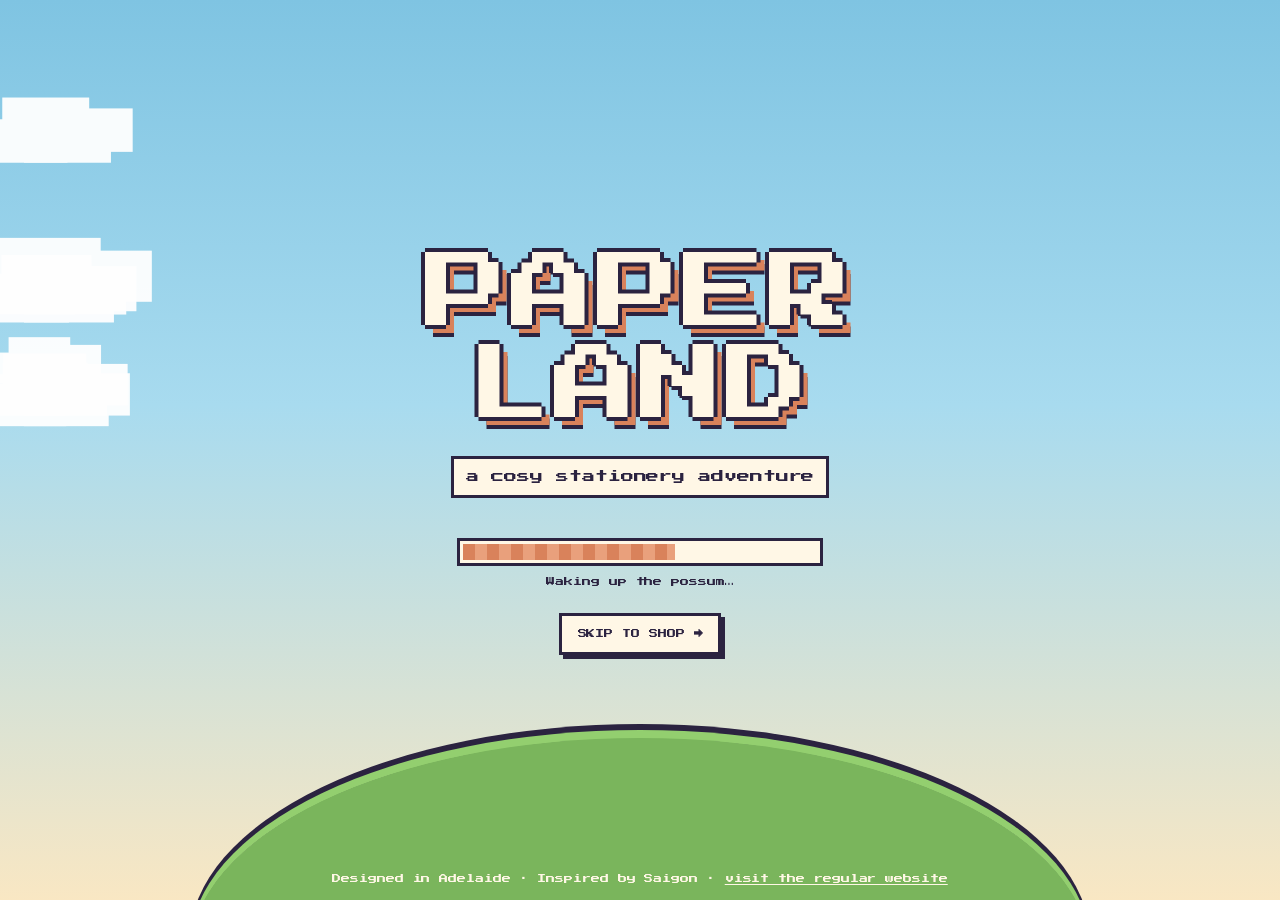
<file: index.html>
<!DOCTYPE html>
<html lang="en-AU">
<head>
<!-- Google Tag Manager -->
<script async src="https://www.googletagmanager.com/gtm.js?id=GTM-PRSR7NL4"></script>
<script>
  window.dataLayer = window.dataLayer || [];
  function gtag(){dataLayer.push(arguments);}
  gtag('js', new Date());
</script>
<!-- End Google Tag Manager -->

<meta charset="utf-8">
<script>
/* phones skip the game and land in the shop (game stays available via ?play=1) */
(function(){try{var w=Math.min(screen.width||9999,window.innerWidth||9999),m=w<=760||window.matchMedia('(max-width: 760px)').matches,p=location.search.indexOf('play=1')>-1;
if(p)sessionStorage.setItem('pl-play','1');if(m&&!p&&!sessionStorage.getItem('pl-play'))location.replace('shop.html');}catch(e){}})();
</script>

<meta name="viewport" content="width=device-width, initial-scale=1">
<title>Enter Paper Land — a cosy stationery adventure</title>
<link rel="preconnect" href="https://fonts.googleapis.com">
<link rel="preconnect" href="https://fonts.gstatic.com" crossorigin>
<link href="https://fonts.googleapis.com/css2?family=Press+Start+2P&family=Pixelify+Sans:wght@400;500;600&family=Montserrat:wght@400;500;600;700&display=swap" rel="stylesheet">
<link rel="stylesheet" href="style.css?v=202611091441">
<style>
:root{--px:'Press Start 2P',monospace;--pxb:'Pixelify Sans','Montserrat',sans-serif;
  --sky1:#9fd3e8;--sky2:#f7e6c4;--ink:#2b2340;--cream:#fff7e6;--wood:#8a5a3b;--wood2:#6b4329;--grass:#7ab55c;--sage:#7E9172;--peach:#F6D9C9;--terra:#d9825b}
html,body{height:100%}
body.game{background:#2b2340;color:var(--ink);font-family:var(--pxb);overflow:hidden;font-size:16px}
.screen{position:fixed;inset:0;display:none}
.screen.on{display:block}
.pxbtn{font-family:var(--px);font-size:11px;line-height:1.4;color:var(--ink);background:var(--cream);border:0;padding:12px 16px;cursor:pointer;
  box-shadow:0 0 0 3px var(--ink),4px 4px 0 3px var(--ink);transition:transform .08s,box-shadow .08s;text-transform:uppercase}
.pxbtn:hover{background:#ffe9b8}
.pxbtn:active{transform:translate(3px,3px);box-shadow:0 0 0 3px var(--ink),1px 1px 0 3px var(--ink)}
.pxbtn.dark{background:var(--ink);color:var(--cream);box-shadow:0 0 0 3px var(--cream),4px 4px 0 3px #00000055}
.pxbtn.green{background:#9be08a}
.pxbox{background:var(--cream);box-shadow:0 0 0 4px var(--ink),0 0 0 8px var(--cream),0 0 0 12px var(--ink),8px 8px 0 12px #00000040}

/* ---------- title ---------- */
#title{background:linear-gradient(#7fc4e2 0%,#a8dbef 45%,#f9e7c3 100%);overflow:hidden}
.cloud{position:absolute;height:24px;background:#fff;box-shadow:12px -12px 0 #fff,24px 0 0 #fff,36px -6px 0 #fff;width:48px;opacity:.95;animation:drift linear infinite;image-rendering:pixelated}
@keyframes drift{from{transform:translateX(-200px)}to{transform:translateX(110vw)}}
.t-wrap{position:absolute;inset:0;display:flex;flex-direction:column;align-items:center;justify-content:center;text-align:center;padding:20px}
.t-logo{font-family:var(--px);font-size:clamp(34px,8vw,84px);color:var(--cream);letter-spacing:2px;line-height:1.1;
  text-shadow:4px 0 0 var(--ink),-4px 0 0 var(--ink),0 4px 0 var(--ink),0 -4px 0 var(--ink),8px 8px 0 var(--terra),8px 12px 0 var(--ink)}
.t-sub{font-family:var(--px);font-size:clamp(9px,1.4vw,13px);color:var(--ink);margin-top:26px;background:var(--cream);padding:8px 12px;box-shadow:0 0 0 3px var(--ink)}
.t-island{position:absolute;left:50%;bottom:-6vh;transform:translateX(-50%);width:min(900px,120vw);height:24vh;background:var(--grass);border-radius:50% 50% 0 0/100% 100% 0 0;box-shadow:0 -8px 0 #93cf6f,0 -14px 0 var(--ink)}
.loader{margin-top:46px;width:min(360px,80vw)}
.lbar{height:22px;background:var(--cream);box-shadow:0 0 0 3px var(--ink);padding:3px}
.lbar i{display:block;height:100%;width:0;background:repeating-linear-gradient(90deg,var(--terra) 0 12px,#e9a07c 12px 24px);transition:width .2s steps(6)}
.lmsg{font-family:var(--px);font-size:9px;margin-top:12px;color:var(--ink)}
.start{margin-top:40px;font-family:var(--px);font-size:clamp(12px,1.8vw,18px);display:none;animation:blink 1s steps(2) infinite}
.start.on{display:inline-block}
@keyframes blink{50%{opacity:.25}}
.t-foot{position:absolute;bottom:14px;left:0;right:0;text-align:center;font-family:var(--px);font-size:9px;color:var(--cream);z-index:2}
.t-foot a{text-decoration:underline}
.skip{display:inline-block;margin-top:26px;font-size:9px;text-decoration:none}

/* ---------- guide select ---------- */
#select{background:#2b2340 radial-gradient(circle,#3b3158 2px,transparent 2.5px) 0 0/24px 24px;color:var(--cream);overflow:auto}
.s-wrap{max-width:1040px;margin:0 auto;padding:46px 22px 60px;text-align:center}
.s-wrap h2{font-family:var(--px);font-size:clamp(16px,2.6vw,26px);margin-bottom:12px}
.s-wrap>p{font-family:var(--pxb);font-size:18px;opacity:.85;margin-bottom:40px}
.guides{display:grid;grid-template-columns:repeat(3,1fr);gap:34px}
.guide{background:var(--cream);color:var(--ink);padding:24px 18px 20px;cursor:pointer;border:0;text-align:center;box-shadow:0 0 0 4px var(--ink),0 0 0 8px var(--cream);transition:transform .15s}
.guide:hover,.guide:focus-visible{transform:translateY(-8px);outline:none;box-shadow:0 0 0 4px var(--ink),0 0 0 8px #ffd25e}
.guide canvas{width:144px;height:168px;image-rendering:pixelated;display:block;margin:0 auto 10px;animation:bob 1.2s steps(2) infinite}
@keyframes bob{50%{transform:translateY(-6px)}}
.guide h3{font-family:var(--px);font-size:15px;margin-bottom:6px}
.guide .cls{font-family:var(--px);font-size:8px;color:var(--terra);margin-bottom:12px;text-transform:uppercase}
.guide p{font-size:15px;line-height:1.35;margin-bottom:12px;min-height:60px}
.stats{list-style:none;text-align:left;font-size:13px;display:grid;gap:5px}
.stats li{display:grid;grid-template-columns:86px 1fr;align-items:center;gap:8px;font-family:var(--px);font-size:8px}
.stats b{display:block;height:10px;background:#e9dccb;box-shadow:0 0 0 2px var(--ink)}
.stats b i{display:block;height:100%;background:var(--sage)}

/* ---------- world ---------- */
#world{background:#3f8fc0}
.hud{position:absolute;top:0;left:0;right:0;z-index:20;display:flex;justify-content:space-between;align-items:center;gap:10px;padding:12px 14px;pointer-events:none}
.hud>*{pointer-events:auto}
.hud-l,.hud-r{display:flex;gap:10px;align-items:center;flex-wrap:wrap}
.chip{font-family:var(--px);font-size:9px;background:var(--cream);color:var(--ink);padding:9px 11px;box-shadow:0 0 0 3px var(--ink);display:inline-flex;align-items:center;gap:8px;border:0;cursor:pointer;text-decoration:none}
.chip canvas{width:24px;height:28px;image-rendering:pixelated}
.chip.badge{background:#ffd25e;display:none}
.chip.badge.on{display:inline-flex}
.stage{position:absolute;inset:0;display:flex;align-items:center;justify-content:center;padding:62px 10px 10px}
.mapbox{position:relative;width:min(100%,calc((100vh - 80px) * 1.6));aspect-ratio:16/10}
#map{width:100%;height:100%;image-rendering:pixelated;display:block;box-shadow:0 0 0 4px var(--ink),0 0 0 8px var(--cream),0 0 0 12px var(--ink)}
.spot{position:absolute;transform:translate(-50%,-100%);background:none;border:0;cursor:pointer;width:9%;aspect-ratio:1;padding:0}
.spot>span{position:absolute;left:50%;top:100%;transform:translate(-50%,4px);white-space:nowrap;font-family:var(--px);font-size:clamp(6px,.75vw,9px);background:var(--cream);color:var(--ink);padding:5px 7px;box-shadow:0 0 0 2px var(--ink);transition:transform .1s}
.spot:hover>span,.spot:focus-visible>span{background:#ffd25e;transform:translate(-50%,0)}
.spot:focus-visible{outline:none}
.spot .key{font-weight:400;opacity:.55;margin-right:5px}
.spot.done>span::after{content:" ✓";color:#3d8a33}
.hint{position:absolute;left:50%;bottom:-2px;transform:translate(-50%,100%);font-family:var(--px);font-size:8px;color:var(--cream);padding-top:20px;white-space:nowrap}

/* dialogue */
.dlg{position:absolute;left:50%;bottom:18px;transform:translate(-50%,130%);width:min(860px,calc(100% - 28px));z-index:30;transition:transform .25s steps(5)}
.dlg.on{transform:translate(-50%,0)}
.dlg .pxbox{padding:18px 20px 16px;display:grid;grid-template-columns:96px 1fr;gap:18px;max-height:62vh;overflow:auto}
.portrait{width:96px;height:112px;background:#dff0f7;box-shadow:0 0 0 3px var(--ink);display:flex;align-items:flex-end;justify-content:center}
.portrait canvas{width:84px;height:98px;image-rendering:pixelated}
.who{font-family:var(--px);font-size:11px;margin-bottom:8px;color:var(--terra)}
.who small{color:var(--ink);opacity:.6;font-size:8px;margin-left:8px}
.say{font-size:19px;line-height:1.35;min-height:52px}
.say::after{content:"▼";font-size:12px;margin-left:6px;animation:blink 1s steps(2) infinite;opacity:0}
.say.wait::after{opacity:1}
.items-row{display:grid;grid-template-columns:repeat(3,1fr);gap:14px;margin:14px 0 4px}
.itm{background:#fff;box-shadow:0 0 0 3px var(--ink);padding:10px;display:flex;flex-direction:column;gap:6px;font-family:var(--pxb)}
.itm .art{background:#f1e7da;height:120px;display:flex;align-items:center;justify-content:center;overflow:hidden;position:relative}
.itm .art .nb{width:62px}
.itm .art .pimg{position:absolute;inset:0}
.itm h4{font-family:var(--px);font-size:8px;line-height:1.5;min-height:24px}
.itm ul{list-style:none;font-size:13px;line-height:1.3}
.itm li.up{color:#2f7d32}.itm li.dn{color:#b0443a}
.itm .buy{display:flex;justify-content:space-between;align-items:center;margin-top:auto;gap:6px}
.itm .buy b{font-family:var(--px);font-size:9px}
.itm .buy .pxbtn{font-size:8px;padding:7px 8px;box-shadow:0 0 0 2px var(--ink),2px 2px 0 2px var(--ink)}
.choices{display:flex;flex-wrap:wrap;gap:14px;margin-top:14px}
.choices .pxbtn{font-size:9px}

/* quest board */
.panel{position:absolute;inset:0;z-index:40;background:#2b234099;display:none;align-items:center;justify-content:center;padding:20px}
.panel.on{display:flex}
.board{background:#b07a4f;box-shadow:0 0 0 4px var(--ink),inset 0 0 0 6px #8a5a3b,8px 8px 0 4px #00000055;width:min(900px,100%);max-height:88vh;overflow:auto;padding:26px 24px 24px;position:relative}
.board h2{font-family:var(--px);font-size:clamp(13px,2vw,18px);color:var(--cream);text-align:center;margin-bottom:6px;text-shadow:3px 3px 0 var(--ink)}
.board>p{text-align:center;color:#ffe9cf;margin-bottom:20px}
.qgrid{display:grid;grid-template-columns:repeat(2,1fr);gap:18px}
.quest{background:var(--cream);padding:16px 16px 14px;box-shadow:0 0 0 3px var(--ink);position:relative}
.quest:nth-child(odd){transform:rotate(-1deg)}.quest:nth-child(even){transform:rotate(1deg)}
.quest::before{content:"";position:absolute;top:-8px;left:50%;width:14px;height:14px;background:#d9534f;box-shadow:0 0 0 3px var(--ink);transform:translateX(-50%)}
.qtag{font-family:var(--px);font-size:7px;display:inline-block;padding:4px 6px;margin-right:6px;box-shadow:0 0 0 2px var(--ink)}
.qtag.main{background:#ffd25e}.qtag.live{background:#9be08a}.qtag.new{background:#f6a7c1}.qtag.done{background:#cfc7bd}
.quest h3{font-family:var(--px);font-size:11px;line-height:1.5;margin:10px 0 6px}
.quest p{font-size:16px;line-height:1.3;margin-bottom:8px}
.quest .rew{font-size:14px;color:var(--wood2);margin-bottom:12px}
.quest .pxbtn{font-size:8px;padding:8px 10px}
.quest.complete{opacity:.65}
.prog{height:12px;background:#e9dccb;box-shadow:0 0 0 2px var(--ink);margin:4px 0 12px}
.prog i{display:block;height:100%;background:var(--sage);transition:width .3s}
.qform{display:flex;gap:8px;margin-top:4px}
.qform input{flex:1;font-family:var(--pxb);font-size:15px;padding:7px 9px;border:0;box-shadow:0 0 0 2px var(--ink);min-width:0}
.close{position:absolute;top:10px;right:10px}

/* toast */
.toast{position:fixed;top:14px;left:50%;transform:translate(-50%,-250%);z-index:60;background:#ffd25e;color:var(--ink);font-family:var(--px);font-size:10px;line-height:1.6;padding:12px 16px;box-shadow:0 0 0 3px var(--ink),5px 5px 0 3px #00000055;transition:transform .3s steps(4);text-align:center;max-width:92vw}
.toast.on{transform:translate(-50%,0)}
.toast small{display:block;font-family:var(--pxb);font-size:14px}

/* cart drawer on top of game */
.scrim{z-index:70}.drawer{z-index:80;font-family:'Montserrat',sans-serif}

@media (max-width:760px){
  .guides{grid-template-columns:1fr;gap:26px;max-width:340px;margin:0 auto}
  .guide p{min-height:0}
  .items-row{grid-template-columns:1fr 1fr}
  .items-row .itm:nth-child(3){display:none}
  .dlg .pxbox{grid-template-columns:1fr;gap:10px}
  .portrait{display:none}
  .qgrid{grid-template-columns:1fr}
  .stage{padding:96px 6px 6px;align-items:flex-start}
  .mapbox{width:100%}
  .hud{flex-direction:column;align-items:stretch;gap:12px;padding:10px 10px}
  .hud-l,.hud-r{justify-content:flex-start;gap:9px;flex-wrap:nowrap}
  .chip{font-size:7px;padding:7px 7px;gap:5px}
  .chip canvas{width:16px;height:19px}
  .hud-r .chip:last-child{margin-left:auto}
  .hide-sm{display:none}
  .spot>span{font-size:6px;padding:3px 4px}
  .say{font-size:17px}
}
.show-sm{display:none}
@media (max-width:760px){.show-sm{display:inline}}
@media (prefers-reduced-motion:reduce){.cloud,.guide canvas,.start{animation:none}}
</style>
</head>
<body class="game" data-page="play" data-bare="1" data-nopopup="1">

<!-- TITLE -->
<section class="screen on" id="title" aria-label="Title screen">
  <div class="t-island"></div>
  <div class="t-wrap">
    <div class="t-logo">PAPER<br>LAND</div>
    <div class="t-sub">a cosy stationery adventure</div>
    <div class="loader" id="loader"><div class="lbar"><i id="lfill"></i></div><div class="lmsg" id="lmsg">Sharpening pencils…</div></div>
    <button class="pxbtn start" id="startBtn">▶ Press to Start</button>
    <a href="shop.html" class="pxbtn skip">Skip to shop →</a>
  </div>
  <div class="t-foot">Designed in Adelaide · Inspired by Saigon · <a href="home.html">visit the regular website</a></div>
</section>

<!-- GUIDE SELECT -->
<section class="screen" id="select" aria-label="Choose your guide">
  <div class="s-wrap">
    <h2>CHOOSE YOUR GUIDE</h2>
    <p>Who will show you around Paper Land?</p>
    <div class="guides" id="guides"></div>
  </div>
</section>

<!-- WORLD -->
<section class="screen" id="world" aria-label="Map of Paper Land">
  <div class="hud">
    <div class="hud-l">
      <button class="chip" id="hudGuide" title="Change guide"><canvas id="hudFace" width="12" height="14"></canvas><span id="hudName">Guide</span></button>
      <span class="chip" id="hudPlaces">Places 0/6</span>
      <span class="chip badge" id="hudBadge">★ Explorer</span>
    </div>
    <div class="hud-r">
      <button class="chip" id="questBtn">📜 Quests</button>
      <button class="chip" id="soundBtn" aria-pressed="true">♪ On</button>
      <button class="chip" id="bagBtn">👜 Bag <span class="cartCount">0</span></button>
      <a class="chip" href="home.html"><span class="hide-sm">Exit to&nbsp;</span>website →</a>
    </div>
  </div>
  <div class="stage">
    <div class="mapbox" id="mapbox">
      <canvas id="map" width="320" height="200" aria-hidden="true"></canvas>
      <div class="hint" id="hint"><span class="hide-sm">Click a place (or press 1–6) to walk there</span><span class="show-sm">Tap a place to walk there</span></div>
    </div>
  </div>
  <div class="dlg" id="dlg" role="dialog" aria-live="polite">
    <div class="pxbox">
      <div class="portrait"><canvas id="pface" width="12" height="14"></canvas></div>
      <div>
        <div class="who" id="who"></div>
        <div class="say" id="say"></div>
        <div id="dlgExtra"></div>
        <div class="choices" id="choices"></div>
      </div>
    </div>
  </div>
  <div class="panel" id="questPanel" role="dialog" aria-label="Quest board">
    <div class="board">
      <button class="pxbtn close" id="questClose" style="font-size:9px">✕</button>
      <h2>📜 QUEST BOARD</h2>
      <p>Pin up a quest, earn a reward. New quests appear every season.</p>
      <div class="qgrid" id="qgrid"></div>
    </div>
  </div>
</section>

<div class="toast" id="toast"></div>

<script src="app.js?v=202611091441"></script>
<script src="play.js?v=202611091441"></script>
</body>
</html>
</file>
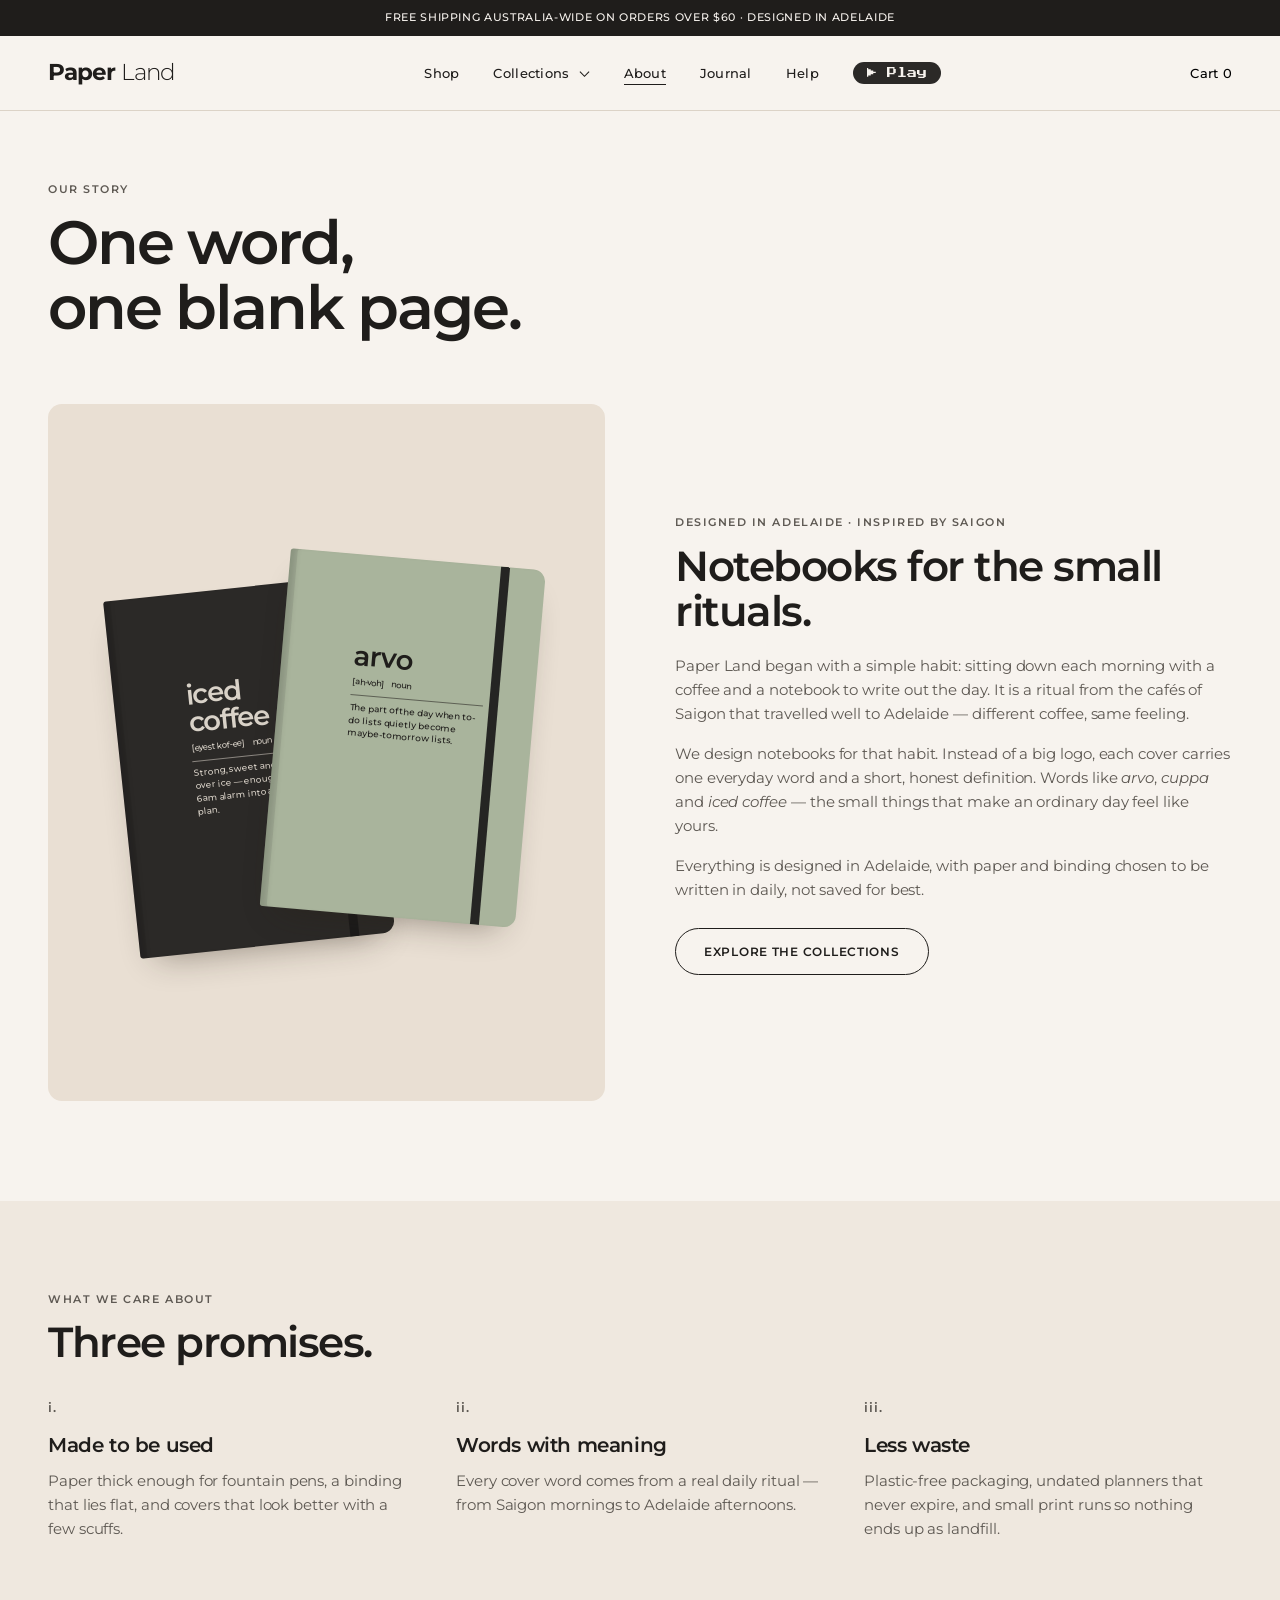
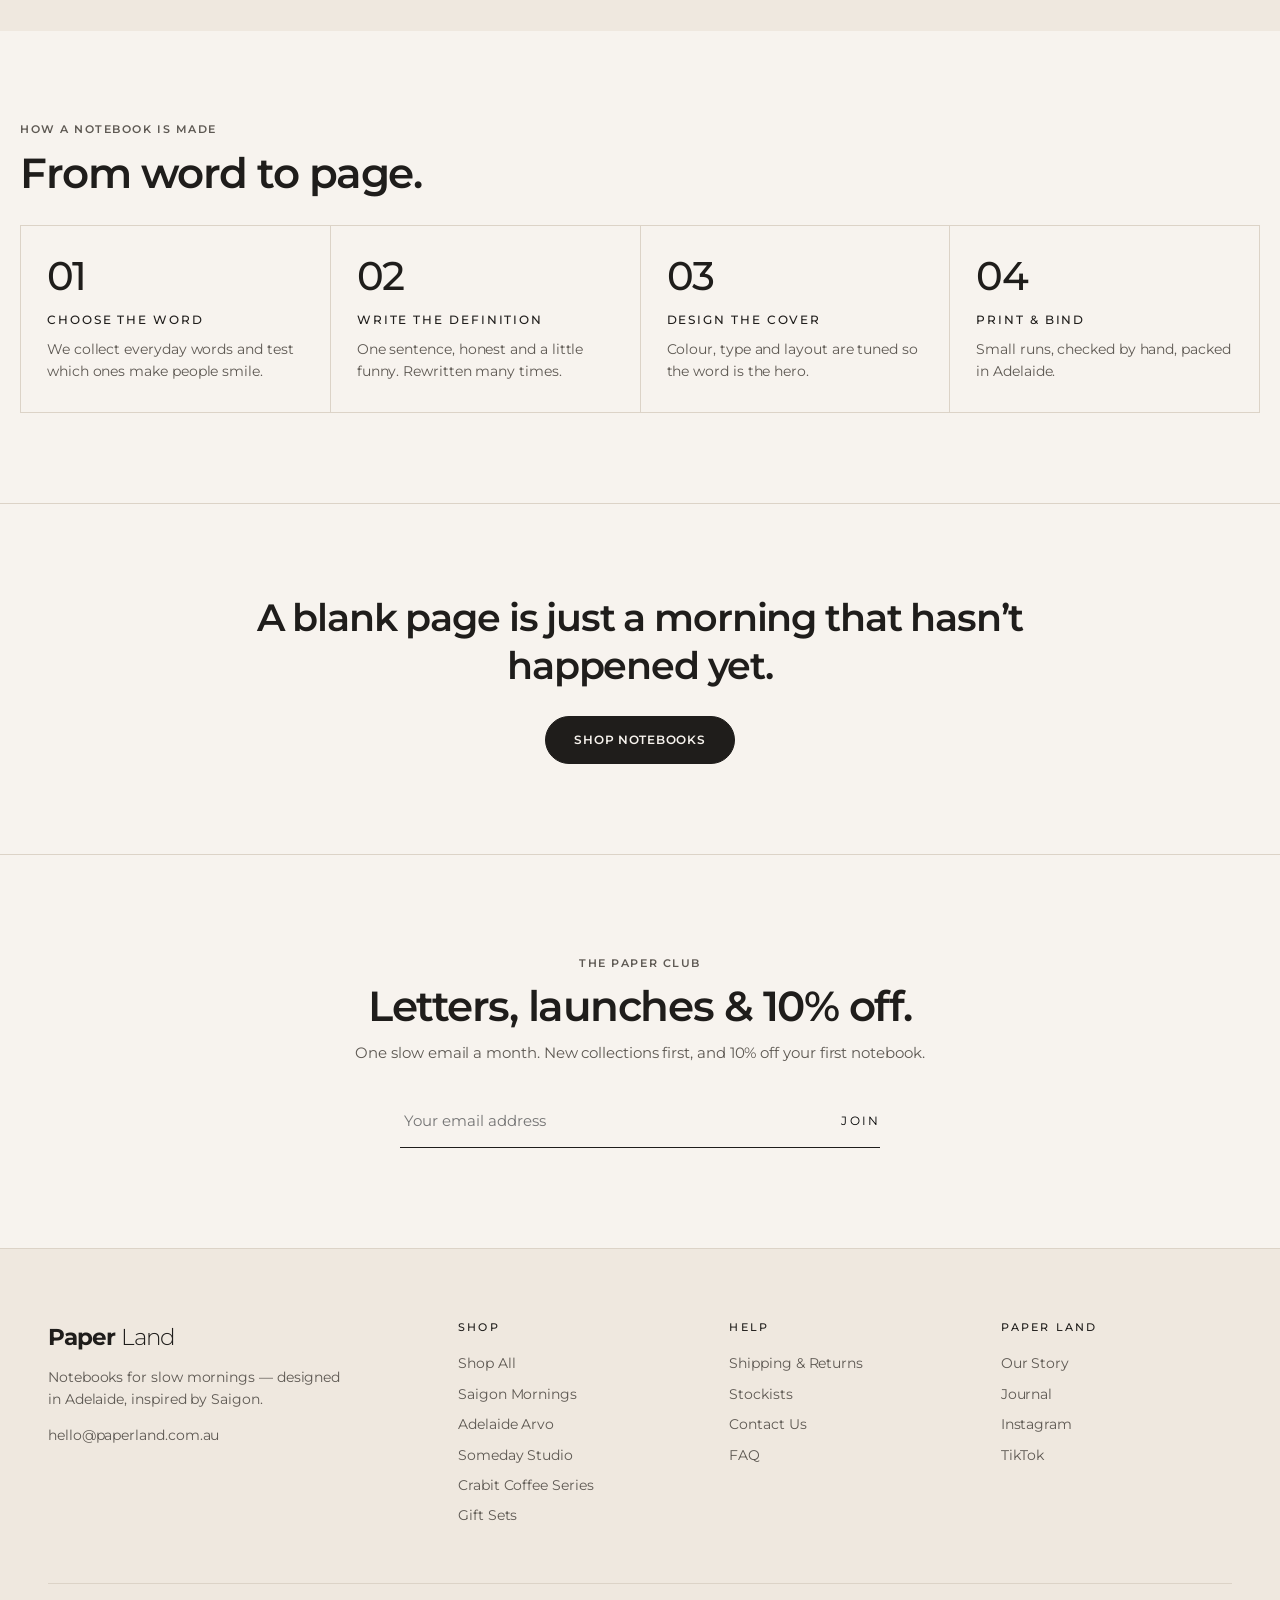
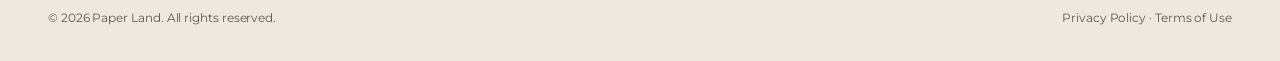
<file: about.html>
<!DOCTYPE html>
<html lang="en-AU">
<head>
<!-- Google Tag Manager -->
<script async src="https://www.googletagmanager.com/gtm.js?id=GTM-PRSR7NL4"></script>
<script>
  window.dataLayer = window.dataLayer || [];
  function gtag(){dataLayer.push(arguments);}
  gtag('js', new Date());
</script>
<!-- End Google Tag Manager -->

<meta charset="utf-8">
<meta name="viewport" content="width=device-width, initial-scale=1">
<title>Our Story — Paper Land</title>
<link rel="preconnect" href="https://fonts.googleapis.com">
<link rel="preconnect" href="https://fonts.gstatic.com" crossorigin>
<link href="https://fonts.googleapis.com/css2?family=Montserrat:ital,wght@0,300;0,400;0,500;0,600;0,700;1,400;1,500&family=Press+Start+2P&display=swap" rel="stylesheet">
<link rel="stylesheet" href="style.css?v=202611091441">
<link rel="stylesheet" href="mobile.css?v=202611091956">
</head>
<body data-page="about">
<div id="site-header"></div>
<main>

<section class="wrap">
  <div class="page-head"><div class="eyebrow">Our Story</div><h1>One word,<br>one blank page.</h1></div>
  <div class="story">
    <div class="visual" id="storyVis"></div>
    <div>
      <div class="eyebrow">Designed in Adelaide · Inspired by Saigon</div>
      <h2>Notebooks for the small rituals.</h2>
      <p>Paper Land began with a simple habit: sitting down each morning with a coffee and a notebook to write out the day. It is a ritual from the cafés of Saigon that travelled well to Adelaide — different coffee, same feeling.</p>
      <p>We design notebooks for that habit. Instead of a big logo, each cover carries one everyday word and a short, honest definition. Words like <em>arvo</em>, <em>cuppa</em> and <em>iced coffee</em> — the small things that make an ordinary day feel like yours.</p>
      <p>Everything is designed in Adelaide, with paper and binding chosen to be written in daily, not saved for best.</p>
      <p style="margin-top:26px"><a href="collections.html" class="btn">Explore the Collections</a></p>
    </div>
  </div>
</section>
<section class="values"><div class="wrap">
  <div class="eyebrow">What we care about</div><h2>Three promises.</h2>
  <div class="vgrid">
    <div><span class="n">i.</span><h3>Made to be used</h3><p>Paper thick enough for fountain pens, a binding that lies flat, and covers that look better with a few scuffs.</p></div>
    <div><span class="n">ii.</span><h3>Words with meaning</h3><p>Every cover word comes from a real daily ritual — from Saigon mornings to Adelaide afternoons.</p></div>
    <div><span class="n">iii.</span><h3>Less waste</h3><p>Plastic-free packaging, undated planners that never expire, and small print runs so nothing ends up as landfill.</p></div>
  </div></div></section>
<section class="wrap process">
  <div class="eyebrow">How a notebook is made</div><h2>From word to page.</h2>
  <div class="steps">
    <div><b>01</b><h4>Choose the word</h4><p>We collect everyday words and test which ones make people smile.</p></div>
    <div><b>02</b><h4>Write the definition</h4><p>One sentence, honest and a little funny. Rewritten many times.</p></div>
    <div><b>03</b><h4>Design the cover</h4><p>Colour, type and layout are tuned so the word is the hero.</p></div>
    <div><b>04</b><h4>Print &amp; bind</h4><p>Small runs, checked by hand, packed in Adelaide.</p></div>
  </div>
</section>
<section class="pull"><q>A blank page is just a morning that hasn’t happened yet.</q><a href="shop.html" class="btn solid">Shop Notebooks</a></section>
</main>
<div id="site-footer"></div>
<script src="app.js?v=202611091441"></script>
<script src="mobile.js?v=202611091956"></script>
</body>
</html>
</file>
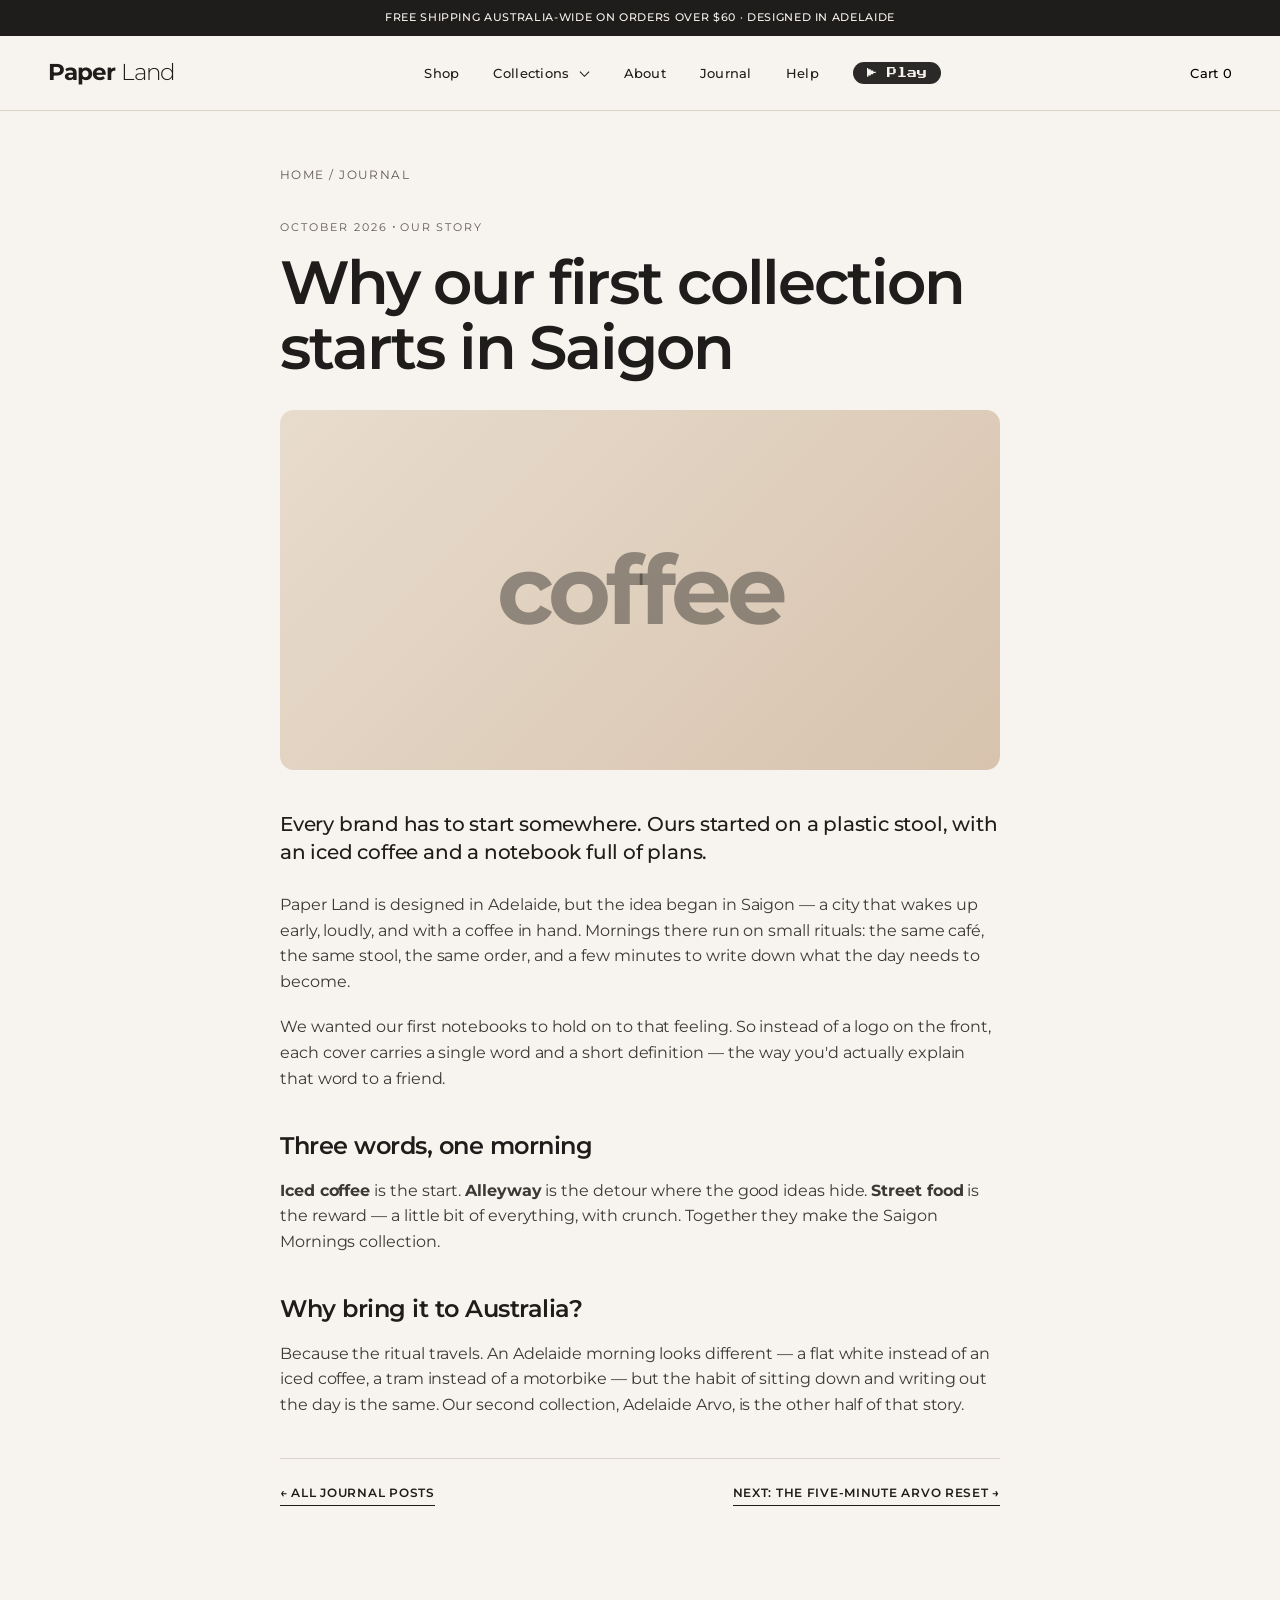
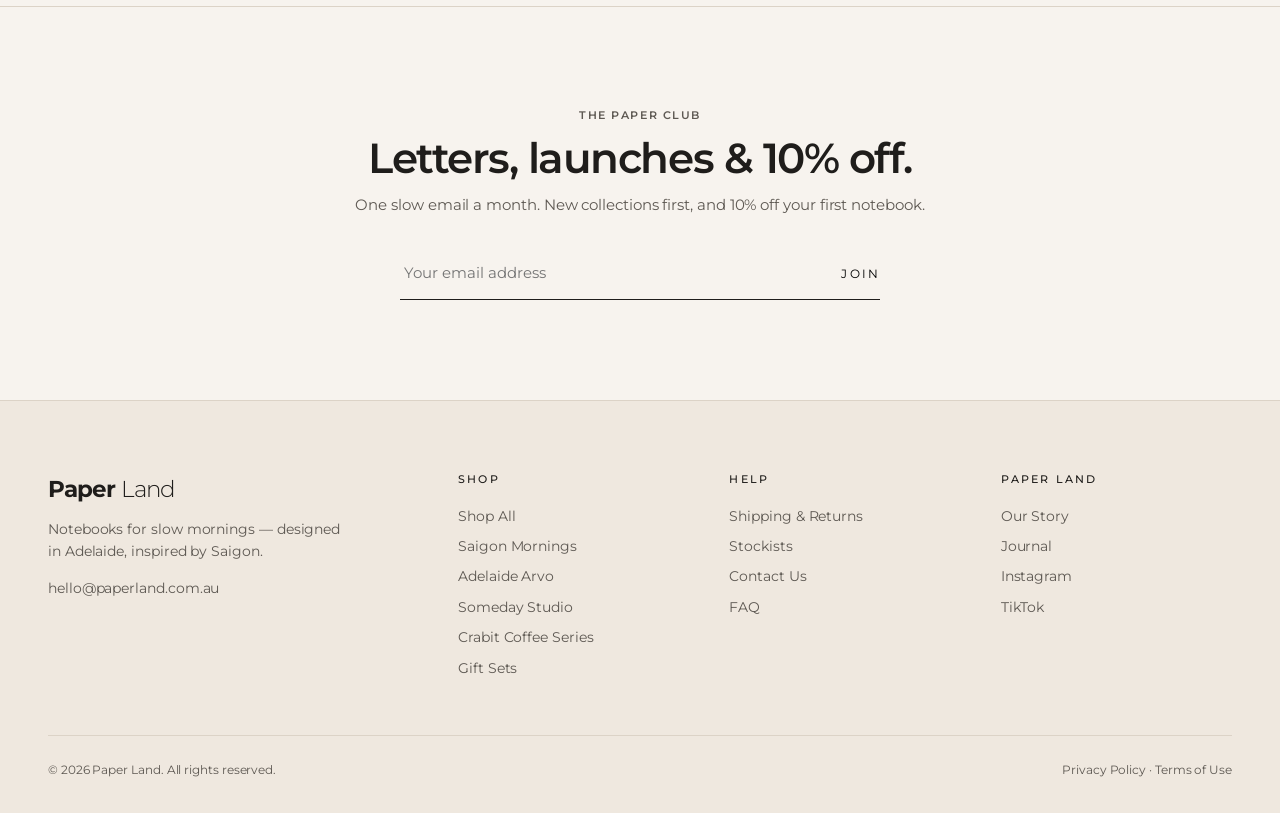
<file: article.html>
<!DOCTYPE html>
<html lang="en-AU">
<head>
<!-- Google Tag Manager -->
<script async src="https://www.googletagmanager.com/gtm.js?id=GTM-PRSR7NL4"></script>
<script>
  window.dataLayer = window.dataLayer || [];
  function gtag(){dataLayer.push(arguments);}
  gtag('js', new Date());
</script>
<!-- End Google Tag Manager -->

<meta charset="utf-8">
<meta name="viewport" content="width=device-width, initial-scale=1">
<title>Journal — Paper Land</title>
<link rel="preconnect" href="https://fonts.googleapis.com">
<link rel="preconnect" href="https://fonts.gstatic.com" crossorigin>
<link href="https://fonts.googleapis.com/css2?family=Montserrat:ital,wght@0,300;0,400;0,500;0,600;0,700;1,400;1,500&family=Press+Start+2P&display=swap" rel="stylesheet">
<link rel="stylesheet" href="style.css?v=202611091441">
<link rel="stylesheet" href="mobile.css?v=202611091956">
</head>
<body data-page="article">
<div id="site-header"></div>
<main>

<section class="wrap"><article class="article" id="article"></article></section>
</main>
<div id="site-footer"></div>
<script src="app.js?v=202611091441"></script>
<script src="mobile.js?v=202611091956"></script>
</body>
</html>
</file>
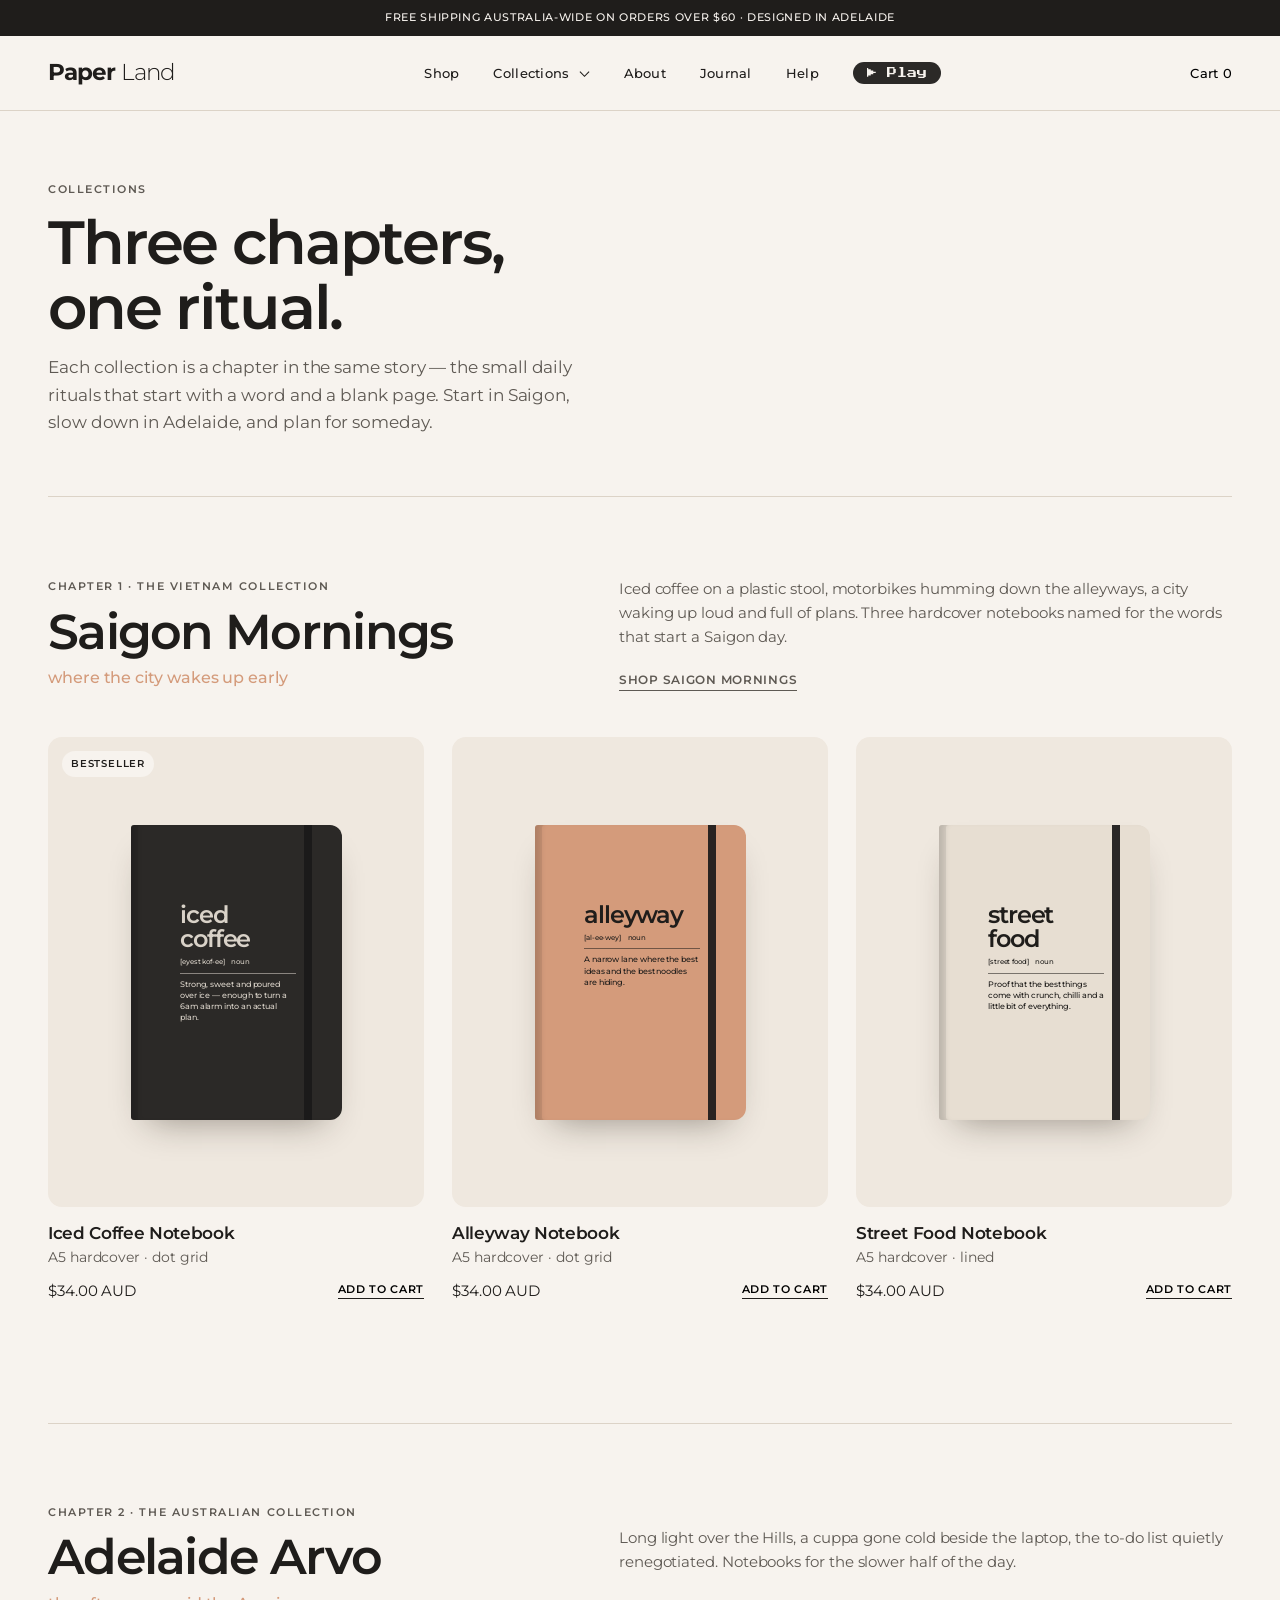
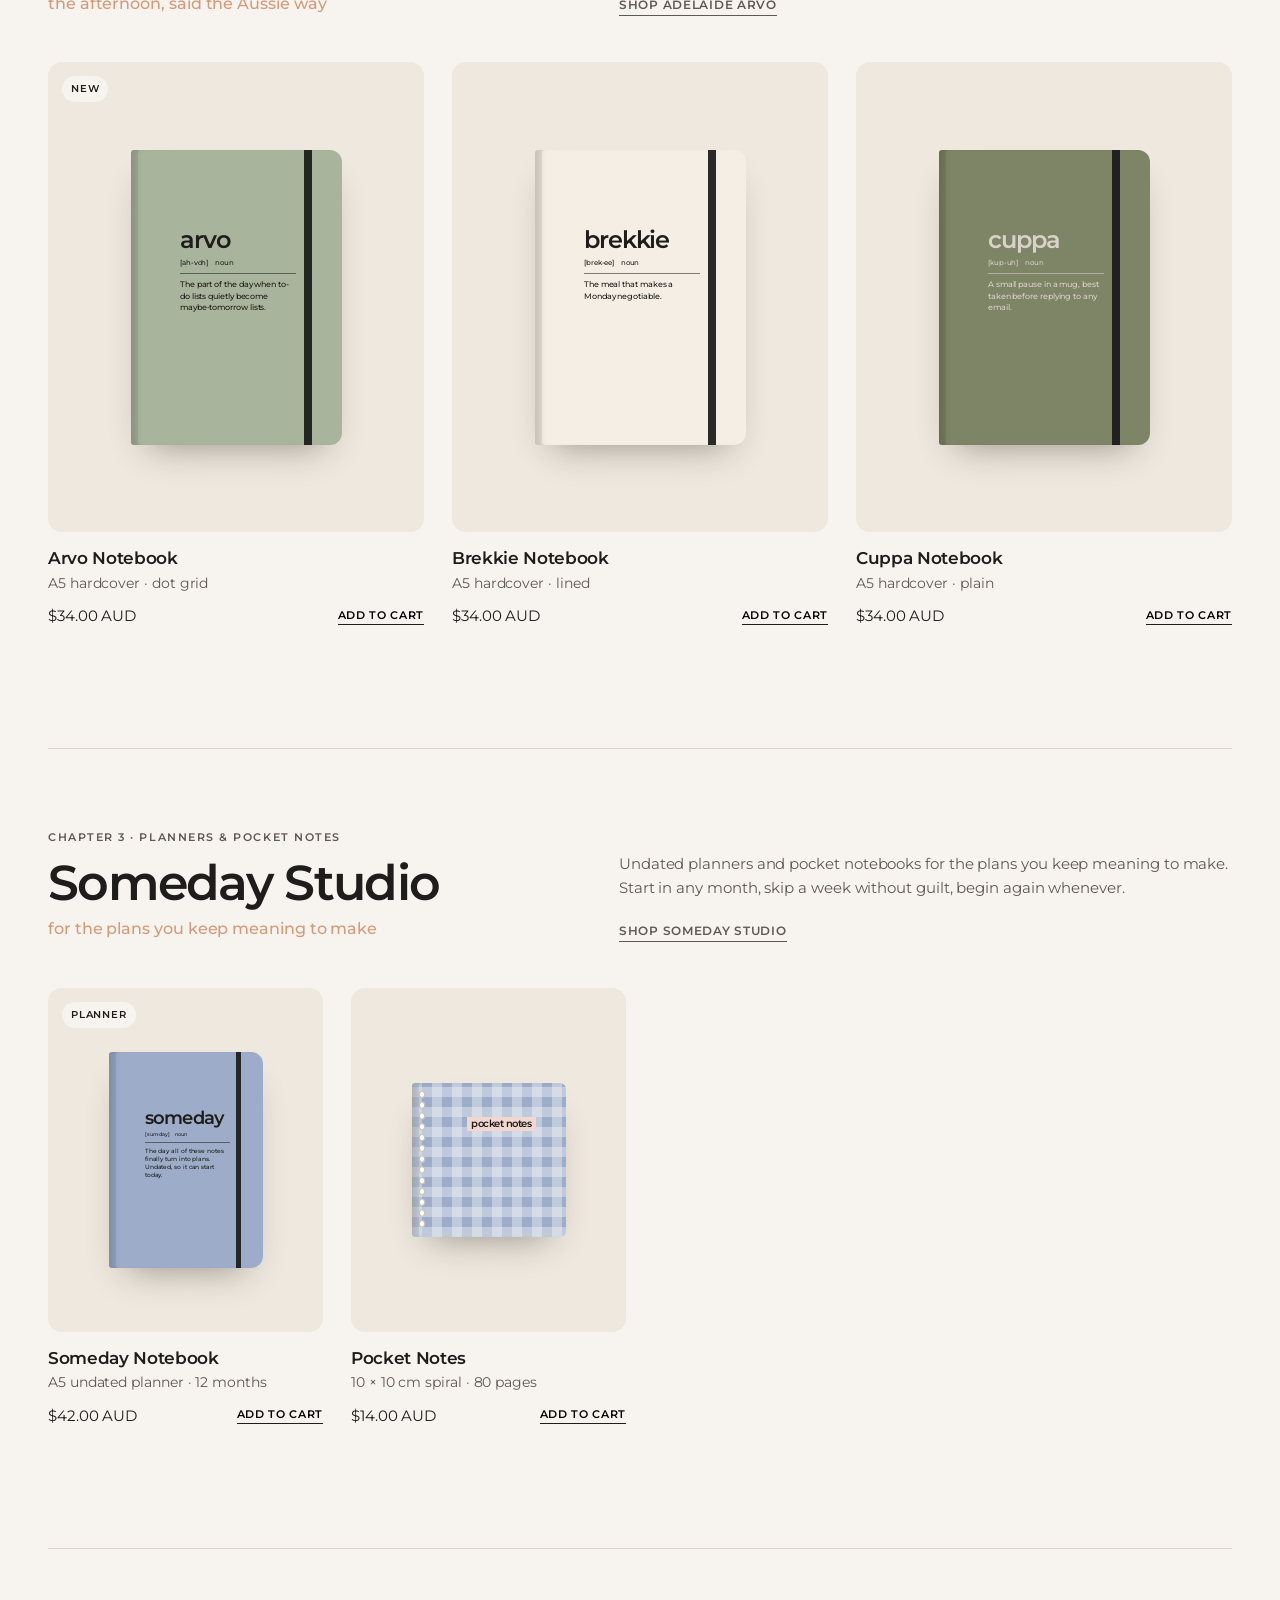
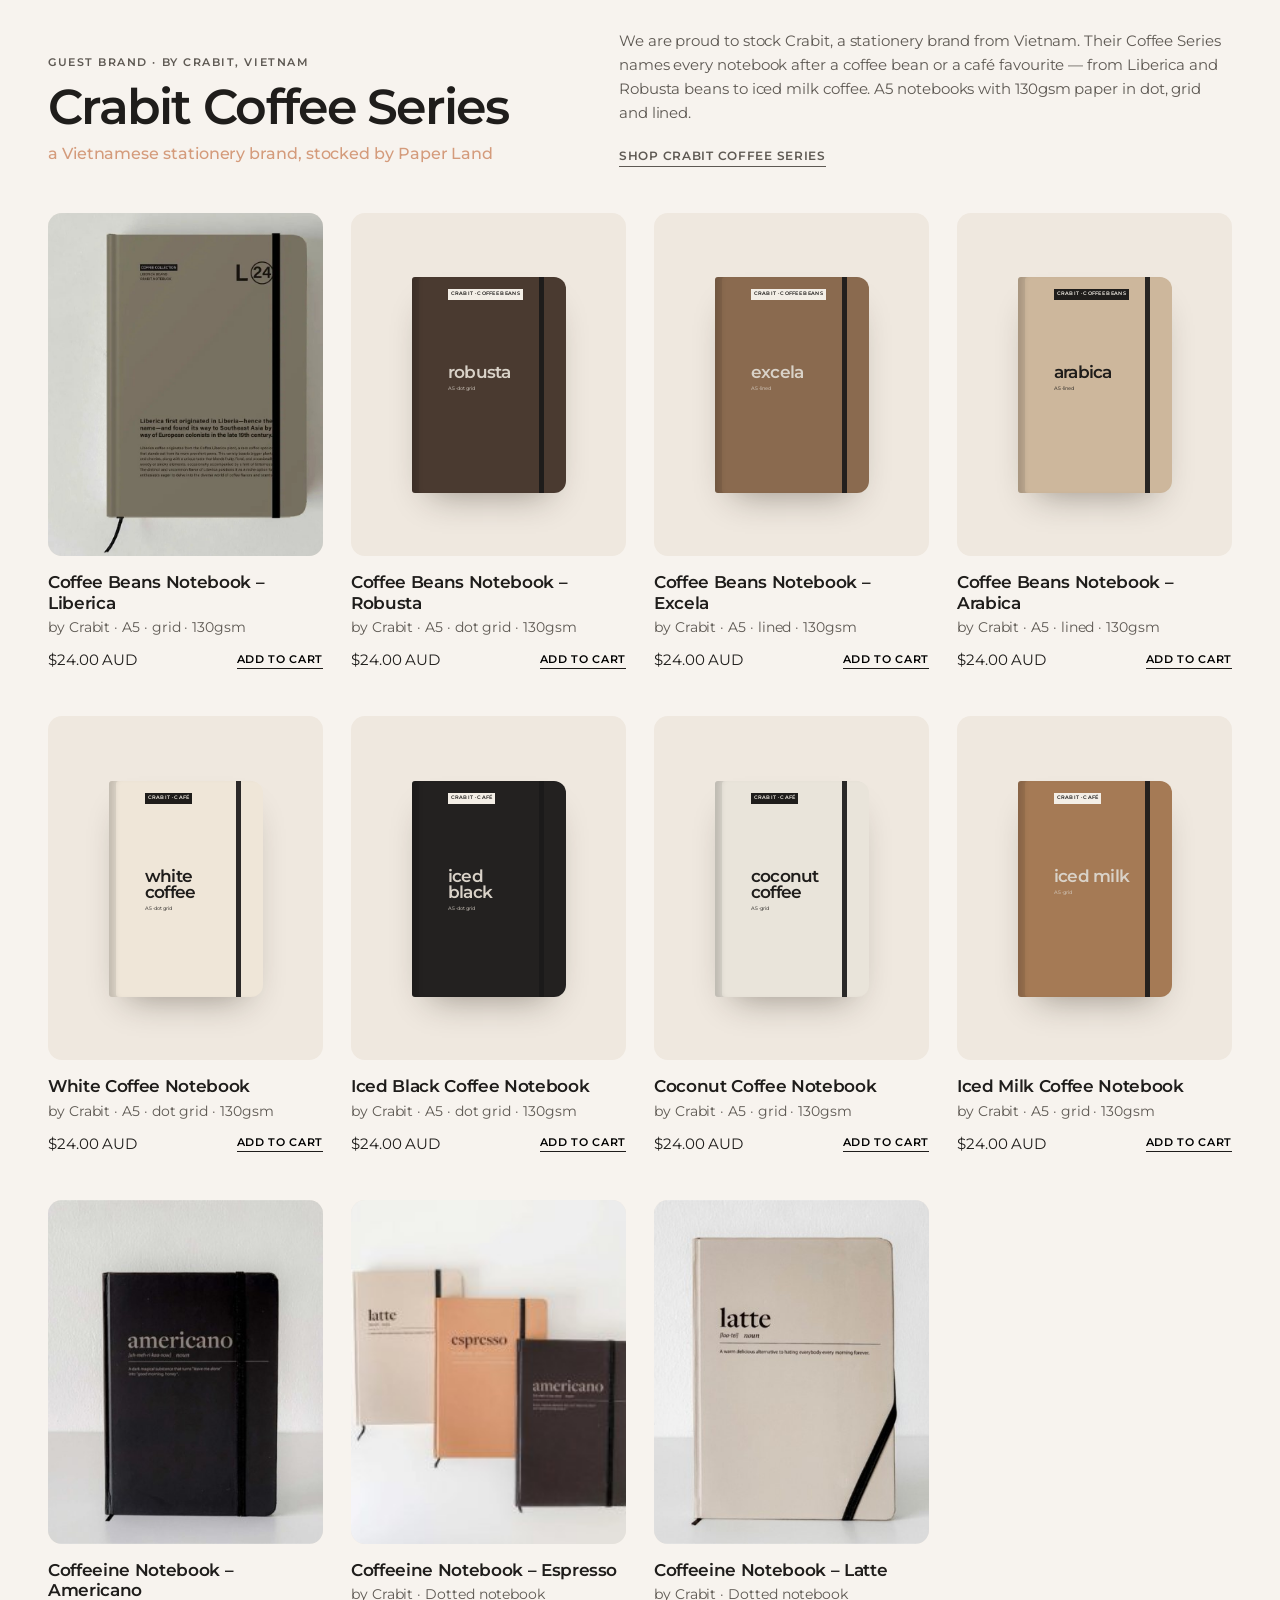
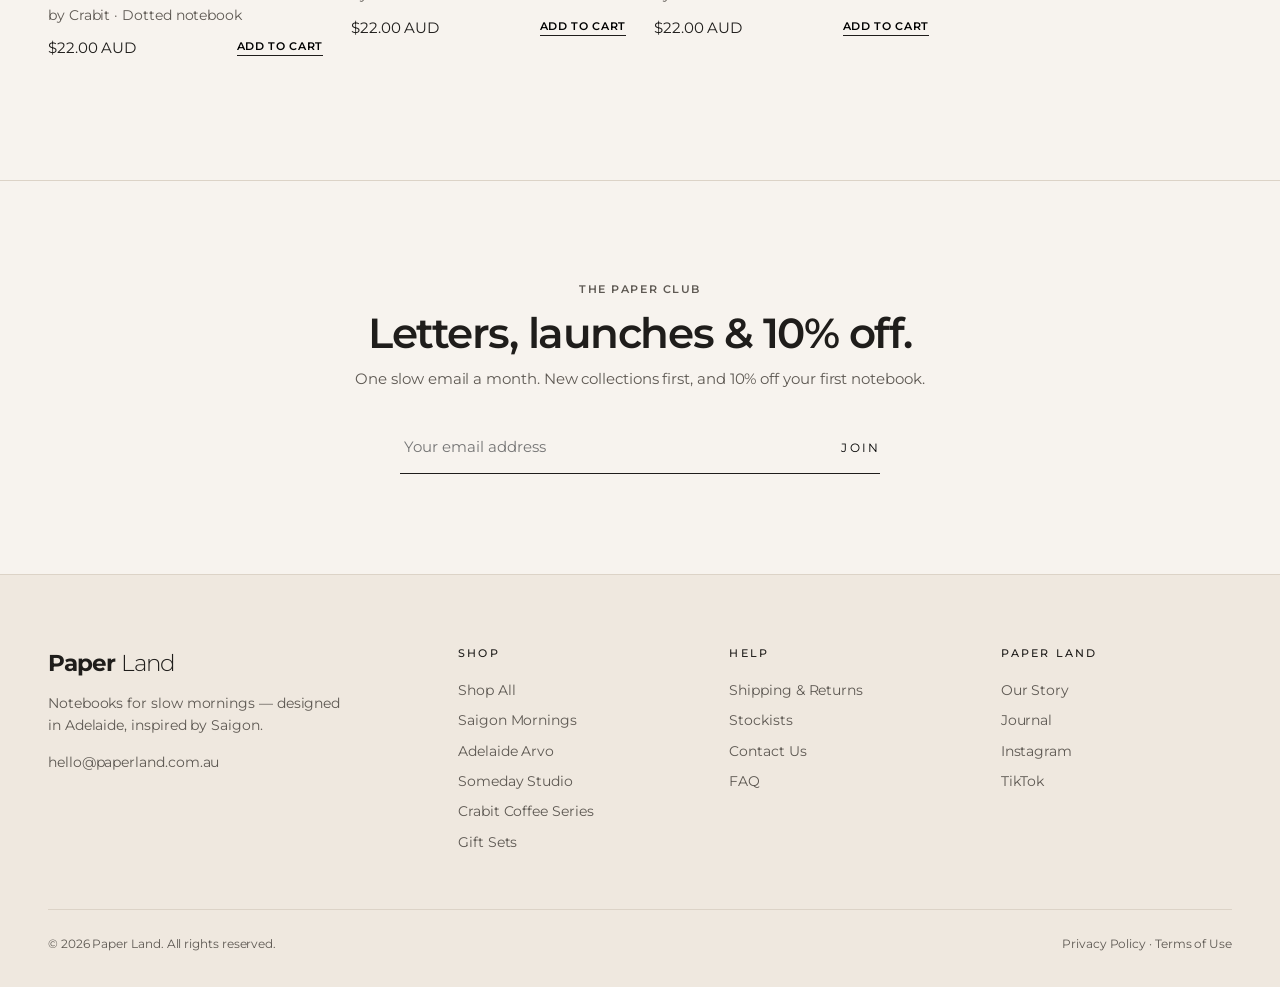
<file: collections.html>
<!DOCTYPE html>
<html lang="en-AU">
<head>
<!-- Google Tag Manager -->
<script async src="https://www.googletagmanager.com/gtm.js?id=GTM-PRSR7NL4"></script>
<script>
  window.dataLayer = window.dataLayer || [];
  function gtag(){dataLayer.push(arguments);}
  gtag('js', new Date());
</script>
<!-- End Google Tag Manager -->

<meta charset="utf-8">
<meta name="viewport" content="width=device-width, initial-scale=1">
<title>Collections — Paper Land</title>
<link rel="preconnect" href="https://fonts.googleapis.com">
<link rel="preconnect" href="https://fonts.gstatic.com" crossorigin>
<link href="https://fonts.googleapis.com/css2?family=Montserrat:ital,wght@0,300;0,400;0,500;0,600;0,700;1,400;1,500&family=Press+Start+2P&display=swap" rel="stylesheet">
<link rel="stylesheet" href="style.css?v=202611091441">
<link rel="stylesheet" href="mobile.css?v=202611091956">
</head>
<body data-page="collections">
<div id="site-header"></div>
<main>

<section class="wrap">
  <div class="page-head" style="padding-bottom:60px"><div class="eyebrow">Collections</div><h1>Three chapters,<br>one ritual.</h1>
  <p>Each collection is a chapter in the same story — the small daily rituals that start with a word and a blank page. Start in Saigon, slow down in Adelaide, and plan for someday.</p></div>
  <div id="cols"></div>
</section>
</main>
<div id="site-footer"></div>
<script src="app.js?v=202611091441"></script>
<script src="mobile.js?v=202611091956"></script>
</body>
</html>
</file>
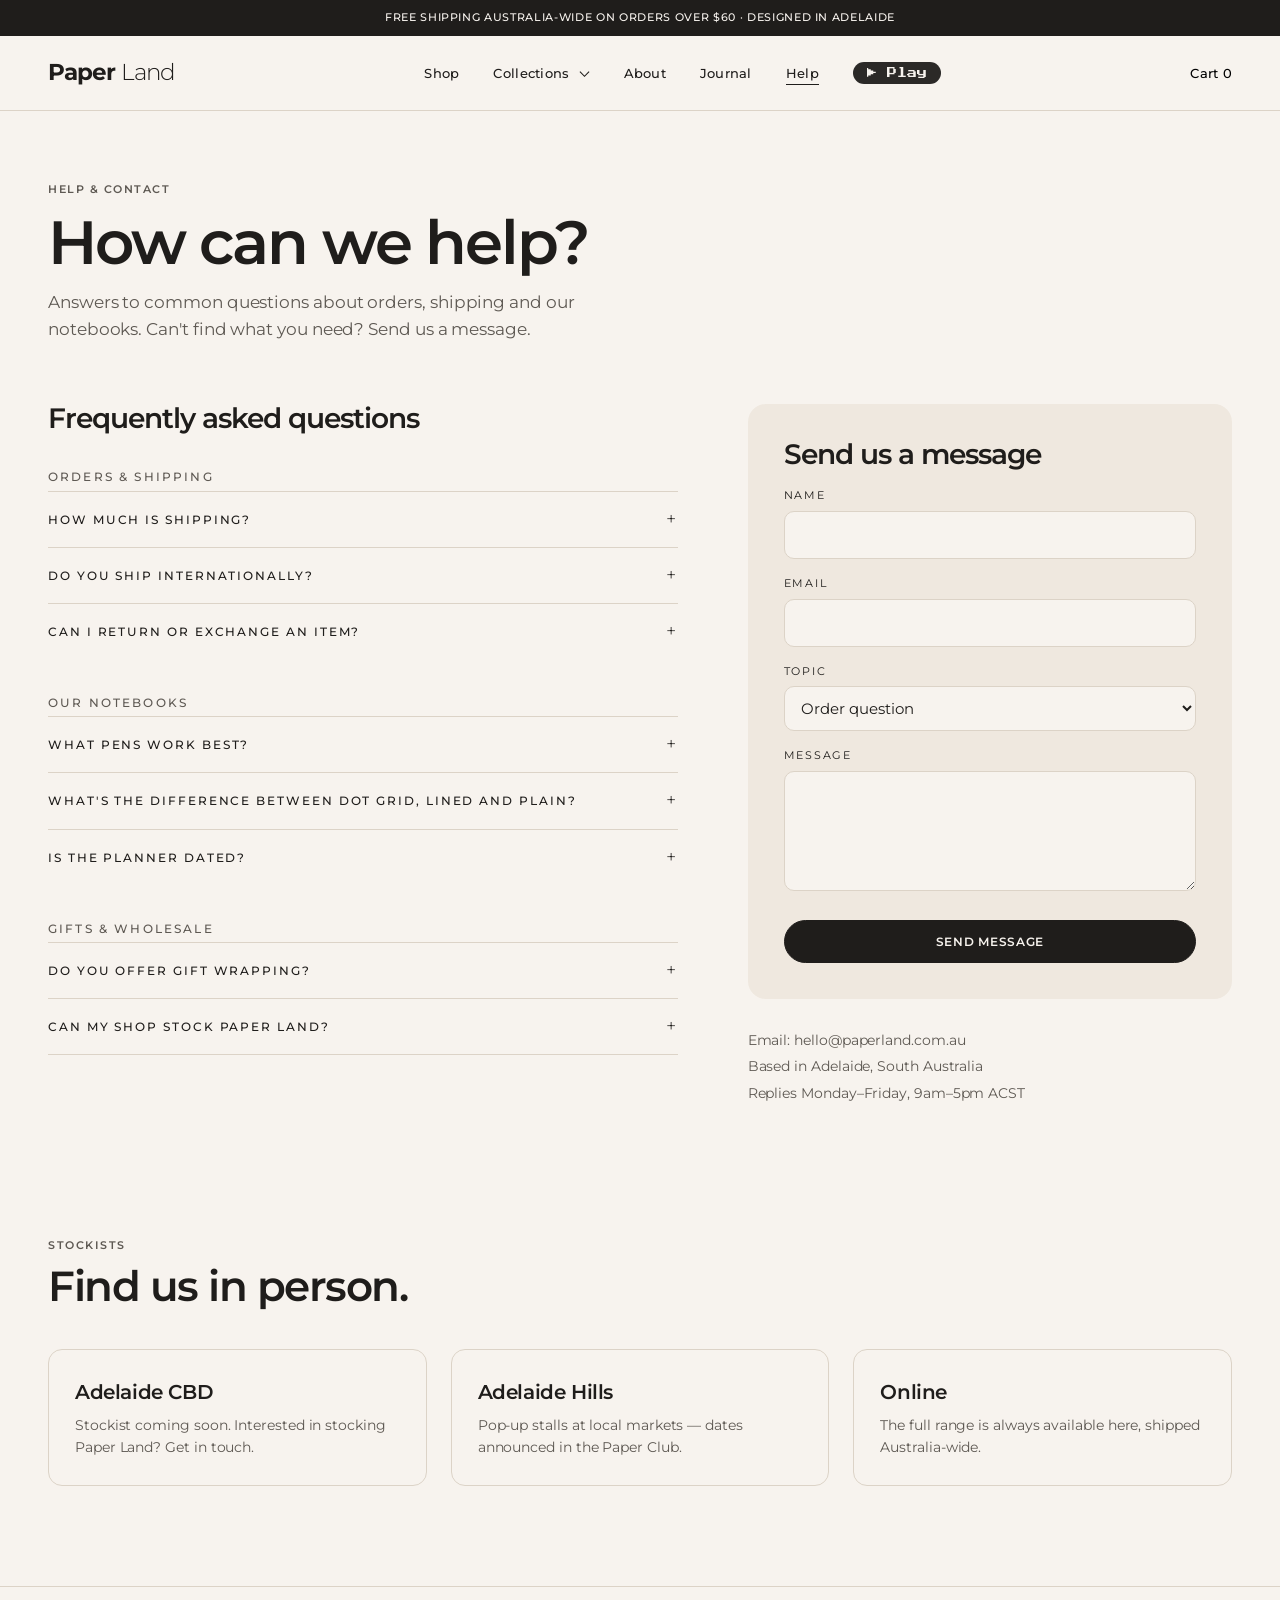
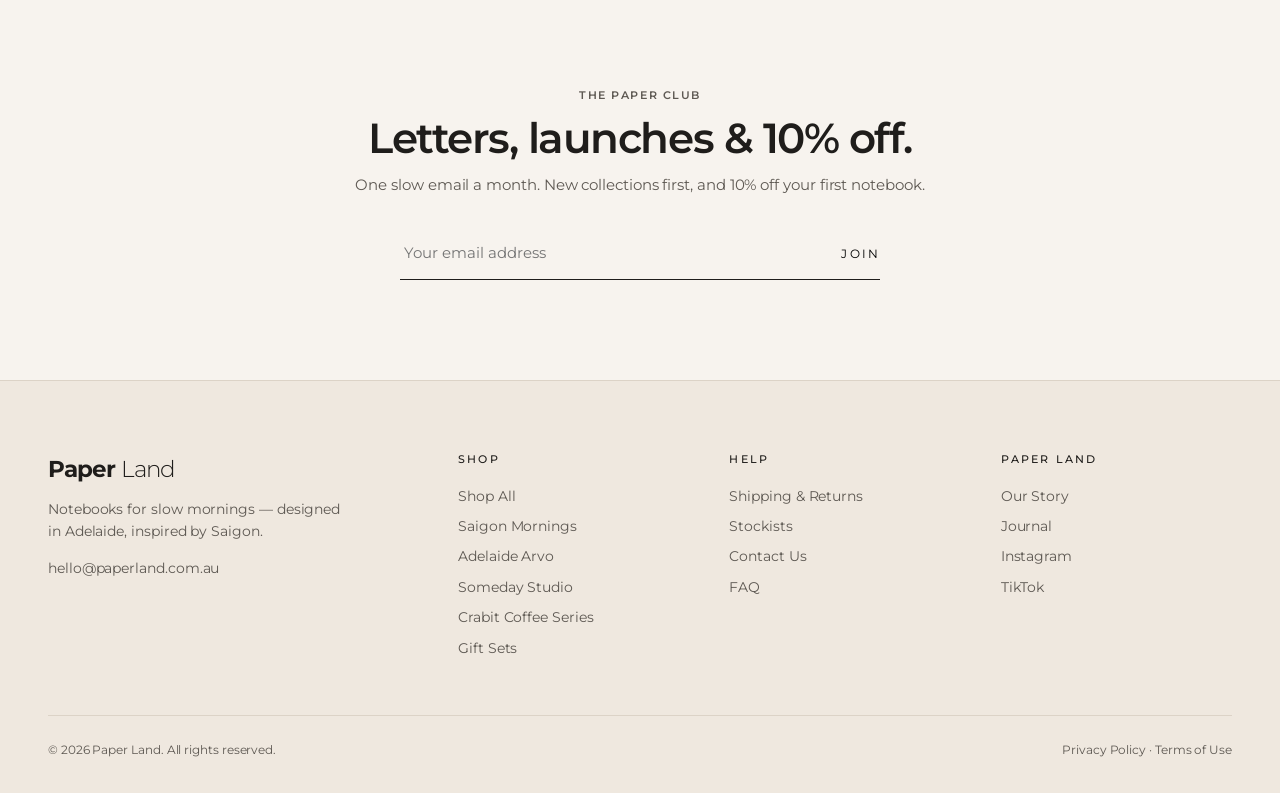
<file: help.html>
<!DOCTYPE html>
<html lang="en-AU">
<head>
<!-- Google Tag Manager -->
<script async src="https://www.googletagmanager.com/gtm.js?id=GTM-PRSR7NL4"></script>
<script>
  window.dataLayer = window.dataLayer || [];
  function gtag(){dataLayer.push(arguments);}
  gtag('js', new Date());
</script>
<!-- End Google Tag Manager -->

<meta charset="utf-8">
<meta name="viewport" content="width=device-width, initial-scale=1">
<title>Help & Contact — Paper Land</title>
<link rel="preconnect" href="https://fonts.googleapis.com">
<link rel="preconnect" href="https://fonts.gstatic.com" crossorigin>
<link href="https://fonts.googleapis.com/css2?family=Montserrat:ital,wght@0,300;0,400;0,500;0,600;0,700;1,400;1,500&family=Press+Start+2P&display=swap" rel="stylesheet">
<link rel="stylesheet" href="style.css?v=202611091441">
<link rel="stylesheet" href="mobile.css?v=202611091956">
</head>
<body data-page="help">
<div id="site-header"></div>
<main>

<section class="wrap">
  <div class="page-head" style="padding-bottom:30px"><div class="eyebrow">Help &amp; Contact</div><h1>How can we help?</h1><p>Answers to common questions about orders, shipping and our notebooks. Can't find what you need? Send us a message.</p></div>
  <div class="help">
    <div id="faq">
      <h2>Frequently asked questions</h2>
      <h3 class="group">Orders &amp; shipping</h3>
      <details id="shipping"><summary>How much is shipping?</summary><div class="body">Standard shipping is $9.95 anywhere in Australia, and free on orders over $60. Orders are dispatched from Adelaide within 1–2 business days and usually arrive in 2–7 business days.</div></details>
      <details><summary>Do you ship internationally?</summary><div class="body">Not yet — we currently ship within Australia only. Join the Paper Club to hear when that changes.</div></details>
      <details><summary>Can I return or exchange an item?</summary><div class="body">Unused items in original condition can be returned within 30 days of delivery. Contact us with your order number and we'll send return instructions. Faulty items are always replaced free of charge.</div></details>
      <h3 class="group">Our notebooks</h3>
      <details><summary>What pens work best?</summary><div class="body">Our 120gsm paper is tested with gel pens, ballpoints, pencils and fine fountain pens. Very wet markers may show through, so test on the last page first.</div></details>
      <details><summary>What's the difference between dot grid, lined and plain?</summary><div class="body">Dot grid is the most flexible — great for bullet journaling and layouts. Lined is best for long-form writing. Plain is for sketching and lettering.</div></details>
      <details><summary>Is the planner dated?</summary><div class="body">No. The Someday planner is undated, so you can start in any month and skip weeks without wasting pages.</div></details>
      <h3 class="group">Gifts &amp; wholesale</h3>
      <details><summary>Do you offer gift wrapping?</summary><div class="body">Our gift sets come in a kraft gift box. For single notebooks, add a note at checkout and we'll include a handwritten card.</div></details>
      <details><summary>Can my shop stock Paper Land?</summary><div class="body">Yes — we'd love to hear from independent stationery, gift and book shops. Choose "Wholesale" in the contact form.</div></details>
    </div>
    <div id="contact">
      <form class="cform" id="cForm">
        <h2>Send us a message</h2>
        <label for="cn">Name</label><input id="cn" required>
        <label for="ce">Email</label><input id="ce" type="email" required>
        <label for="ct">Topic</label><select id="ct"><option>Order question</option><option>Returns</option><option>Wholesale</option><option>Something else</option></select>
        <label for="cm">Message</label><textarea id="cm" required></textarea>
        <button class="btn solid" type="submit">Send Message</button>
        <div class="ok" id="cOk">Thanks — we'll reply within two business days.</div>
      </form>
      <div class="contact-lines">Email: hello@paperland.com.au<br>Based in Adelaide, South Australia<br>Replies Monday–Friday, 9am–5pm ACST</div>
    </div>
  </div>
  <div class="sec-head" id="stockists" style="padding-top:20px"><div><div class="eyebrow">Stockists</div><h2>Find us in person.</h2></div></div>
  <div class="stockists">
    <div><h4>Adelaide CBD</h4><p>Stockist coming soon. Interested in stocking Paper Land? Get in touch.</p></div>
    <div><h4>Adelaide Hills</h4><p>Pop-up stalls at local markets — dates announced in the Paper Club.</p></div>
    <div><h4>Online</h4><p>The full range is always available here, shipped Australia-wide.</p></div>
  </div>
</section>
</main>
<div id="site-footer"></div>
<script src="app.js?v=202611091441"></script>
<script src="mobile.js?v=202611091956"></script>
</body>
</html>
</file>
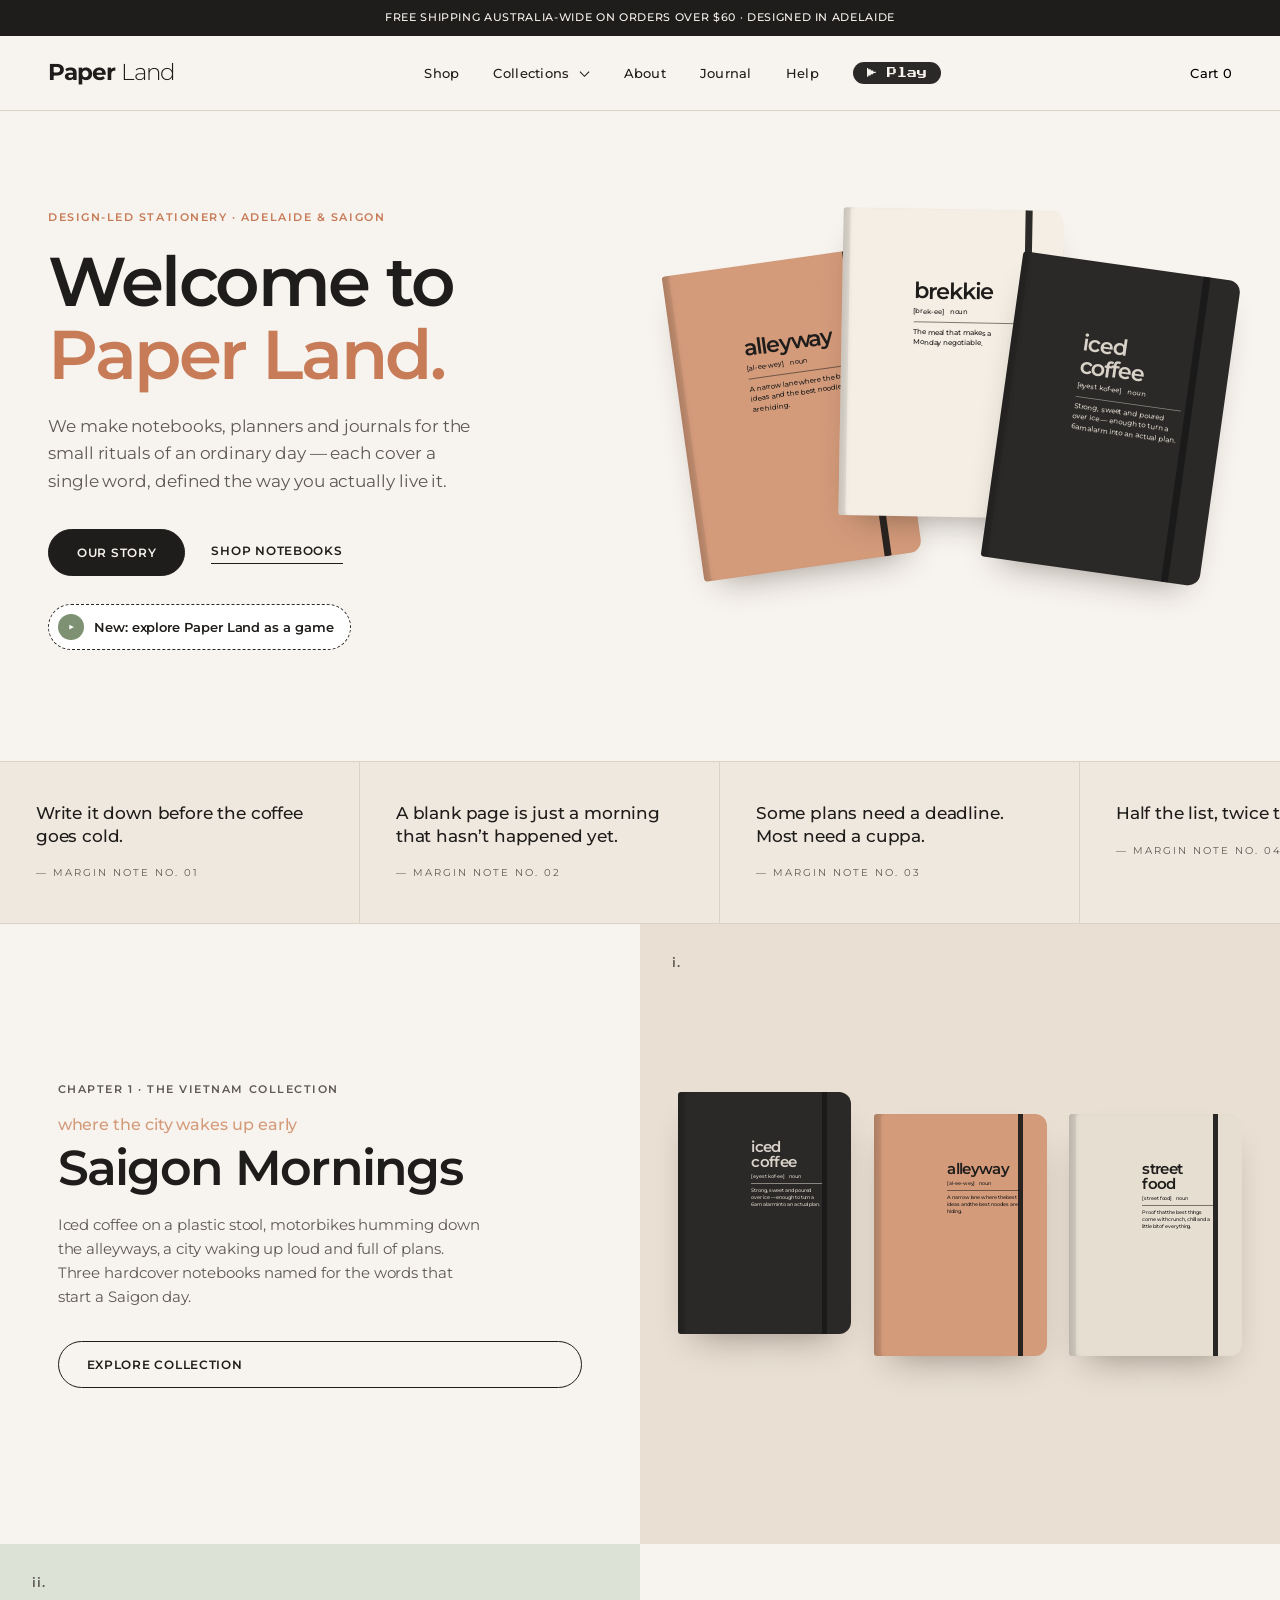
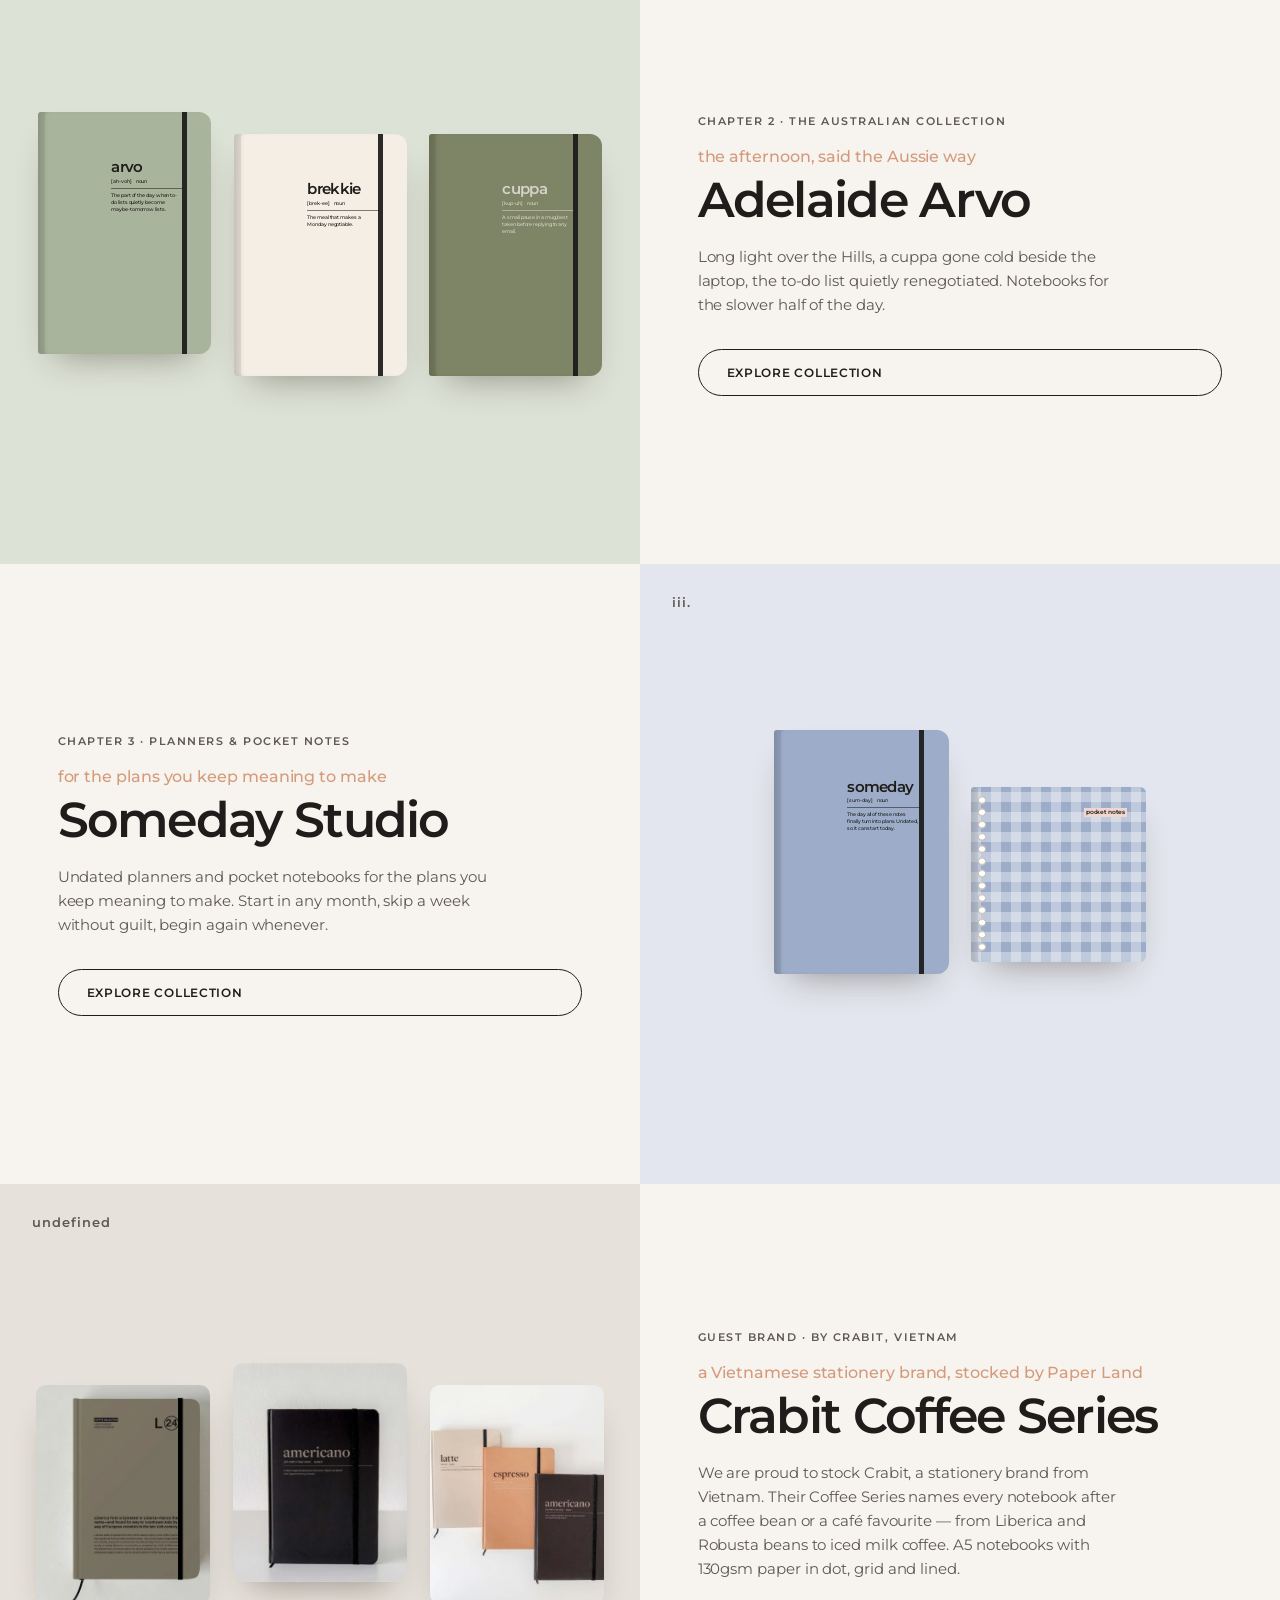
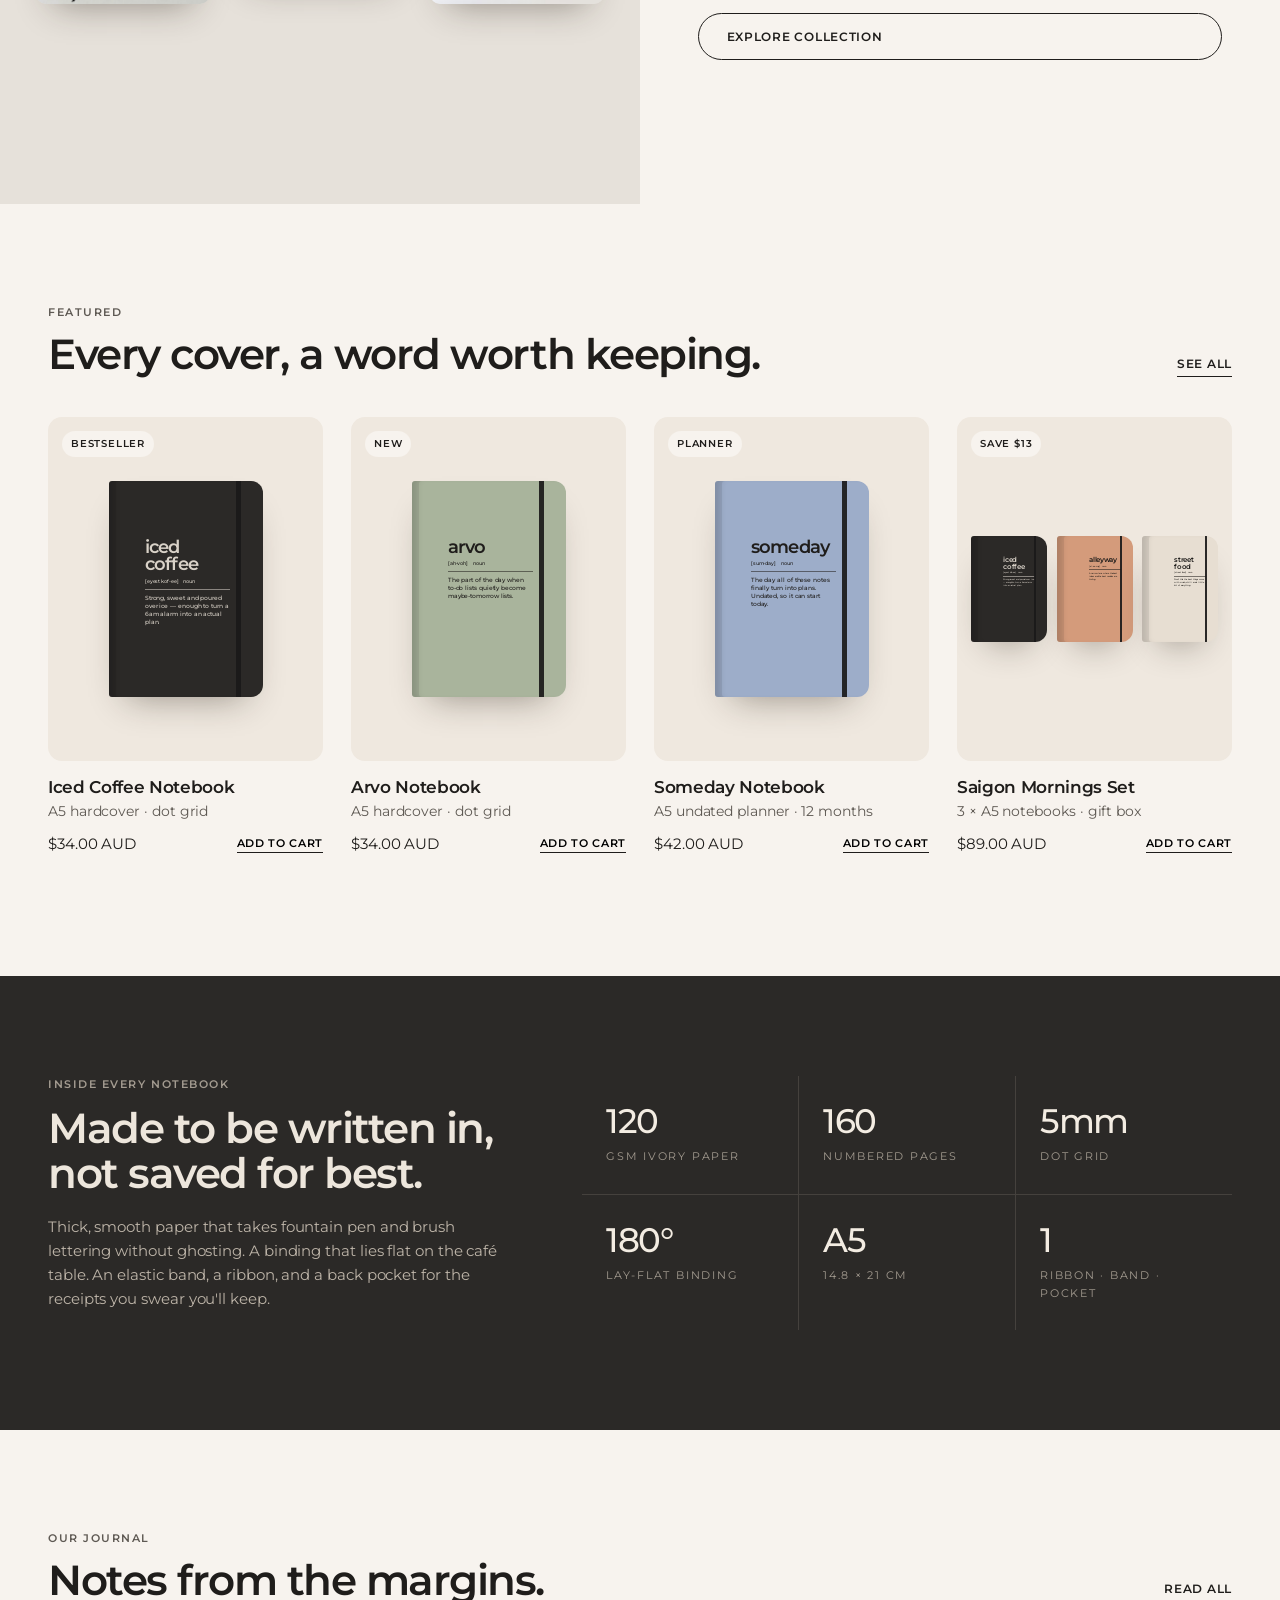
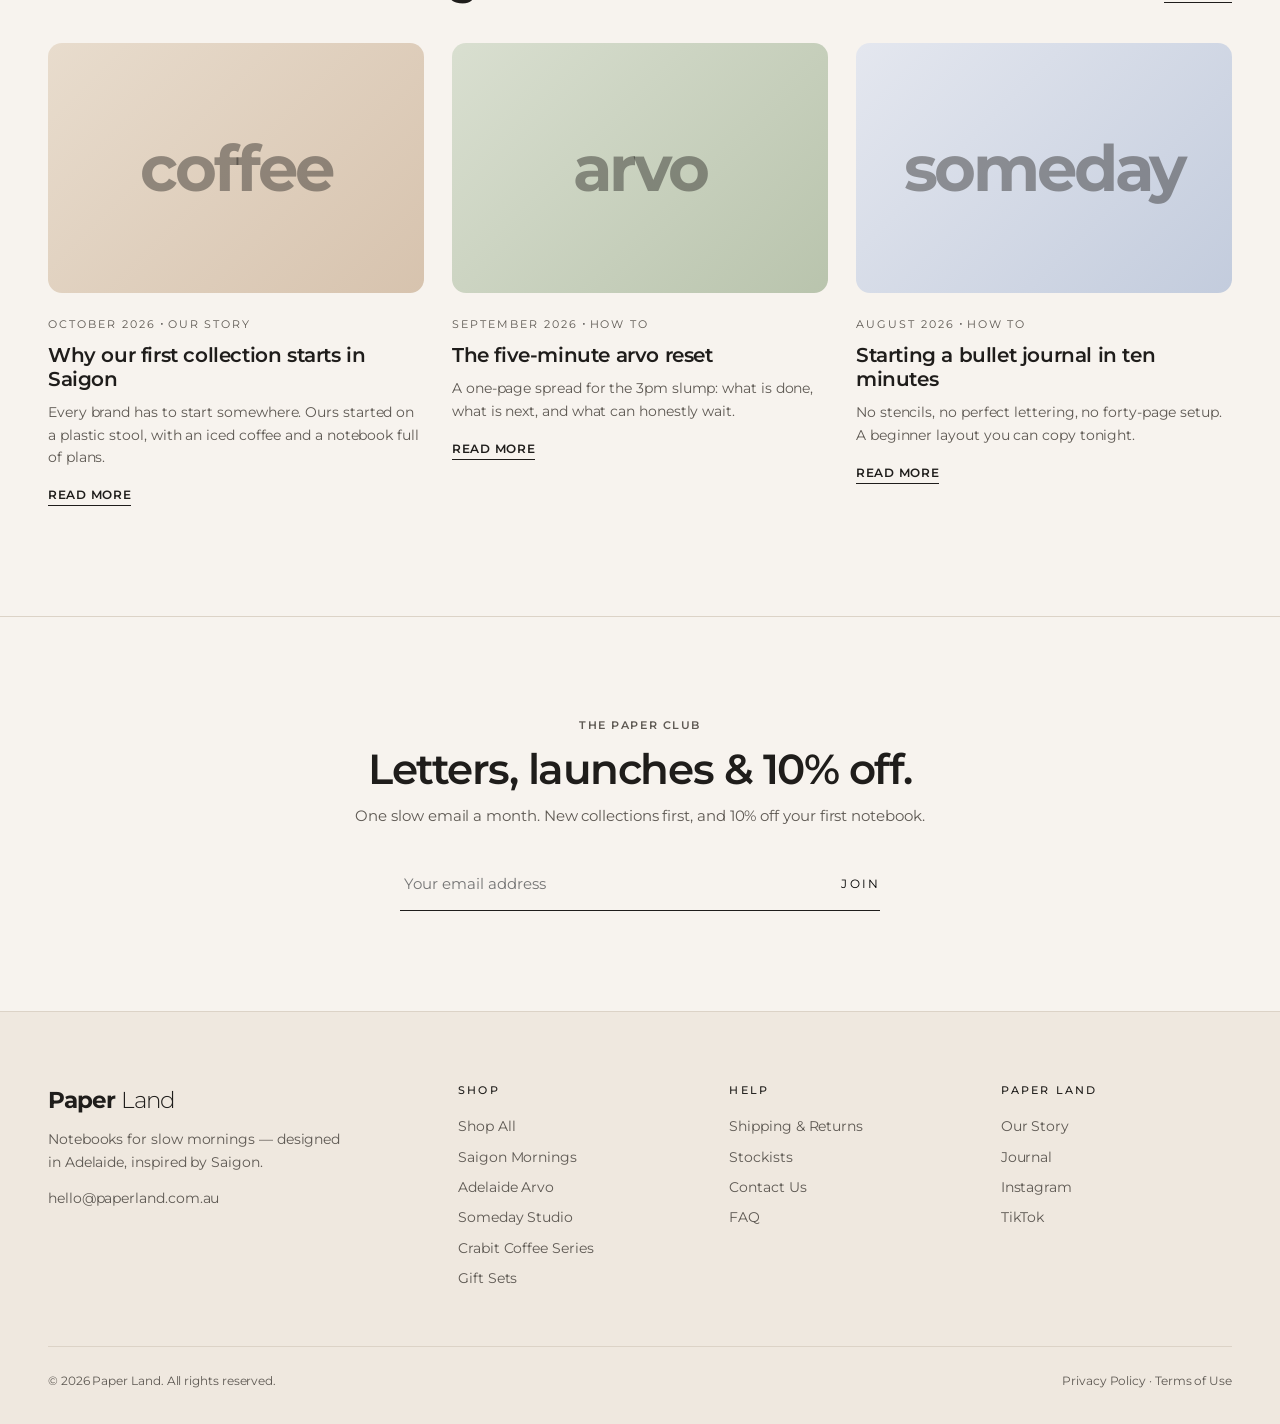
<file: home.html>
<!DOCTYPE html>
<html lang="en-AU">
<head>
<!-- Google Tag Manager -->
<script async src="https://www.googletagmanager.com/gtm.js?id=GTM-PRSR7NL4"></script>
<script>
  window.dataLayer = window.dataLayer || [];
  function gtag(){dataLayer.push(arguments);}
  gtag('js', new Date());
</script>
<!-- End Google Tag Manager -->

<meta charset="utf-8">
<meta name="viewport" content="width=device-width, initial-scale=1">
<title>Paper Land — Notebooks for slow mornings</title>
<link rel="preconnect" href="https://fonts.googleapis.com">
<link rel="preconnect" href="https://fonts.gstatic.com" crossorigin>
<link href="https://fonts.googleapis.com/css2?family=Montserrat:ital,wght@0,300;0,400;0,500;0,600;0,700;1,400;1,500&family=Press+Start+2P&display=swap" rel="stylesheet">
<link rel="stylesheet" href="style.css?v=202611091441">
<link rel="stylesheet" href="mobile.css?v=202611091956">
</head>
<body data-page="home">
<div id="site-header"></div>
<main>

<section class="wrap hero">
  <div>
    <div class="eyebrow">Design-led stationery · Adelaide &amp; Saigon</div>
    <h1>Welcome to<br><em>Paper Land.</em></h1>
    <p>We make notebooks, planners and journals for the small rituals of an ordinary day — each cover a single word, defined the way you actually live it.</p>
    <div class="ctas"><a href="about.html" class="btn solid">Our Story</a><a href="shop.html" class="link">Shop Notebooks</a></div>
    <a href="index.html" class="play-cta"><span>▶</span> New: explore Paper Land as a game</a>
  </div>
  <div class="hero-stack" aria-hidden="true"><div id="h1"></div><div id="h2"></div><div id="h3"></div><div class="shelf"></div></div>
</section>
<div class="notes" aria-label="Margin notes"><div class="notes-track" id="notes"></div></div>
<div id="chapters"></div>
<section class="wrap">
  <div class="sec-head"><div><div class="eyebrow">Featured</div><h2>Every cover, a word worth keeping.</h2></div><a href="shop.html" class="link">See All</a></div>
  <div class="grid" id="featured"></div>
</section>
<section class="craft"><div class="wrap">
  <div><div class="eyebrow">Inside every notebook</div><h2>Made to be written in, not saved for best.</h2>
  <p>Thick, smooth paper that takes fountain pen and brush lettering without ghosting. A binding that lies flat on the café table. An elastic band, a ribbon, and a back pocket for the receipts you swear you'll keep.</p></div>
  <div class="specs">
    <div class="spec"><b>120</b><span>gsm ivory paper</span></div><div class="spec"><b>160</b><span>numbered pages</span></div><div class="spec"><b>5mm</b><span>dot grid</span></div>
    <div class="spec"><b>180°</b><span>lay-flat binding</span></div><div class="spec"><b>A5</b><span>14.8 × 21 cm</span></div><div class="spec"><b>1</b><span>ribbon · band · pocket</span></div>
  </div></div></section>
<section class="wrap">
  <div class="sec-head"><div><div class="eyebrow">Our Journal</div><h2>Notes from the margins.</h2></div><a href="journal.html" class="link">Read All</a></div>
  <div class="journal" id="jprev"></div>
</section>
</main>
<div id="site-footer"></div>
<script src="app.js?v=202611091441"></script>
<script src="mobile.js?v=202611091956"></script>
</body>
</html>
</file>
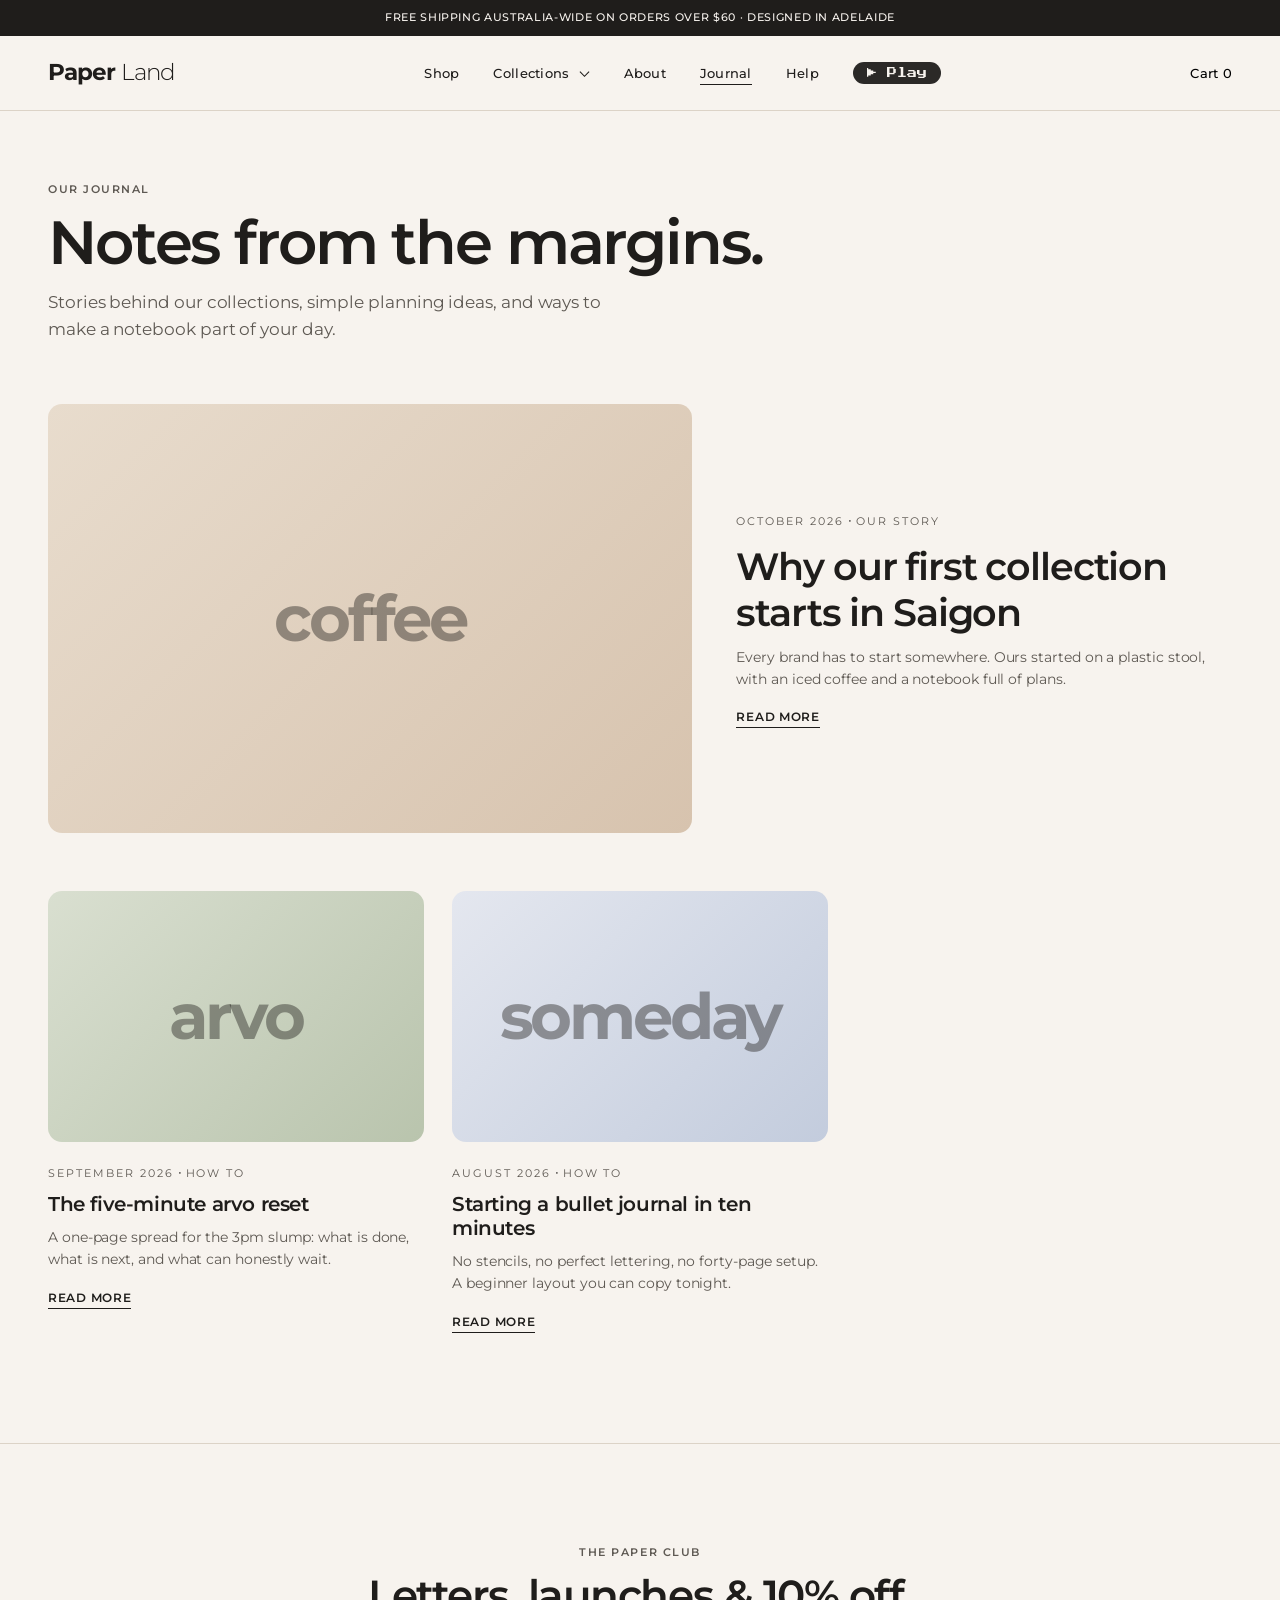
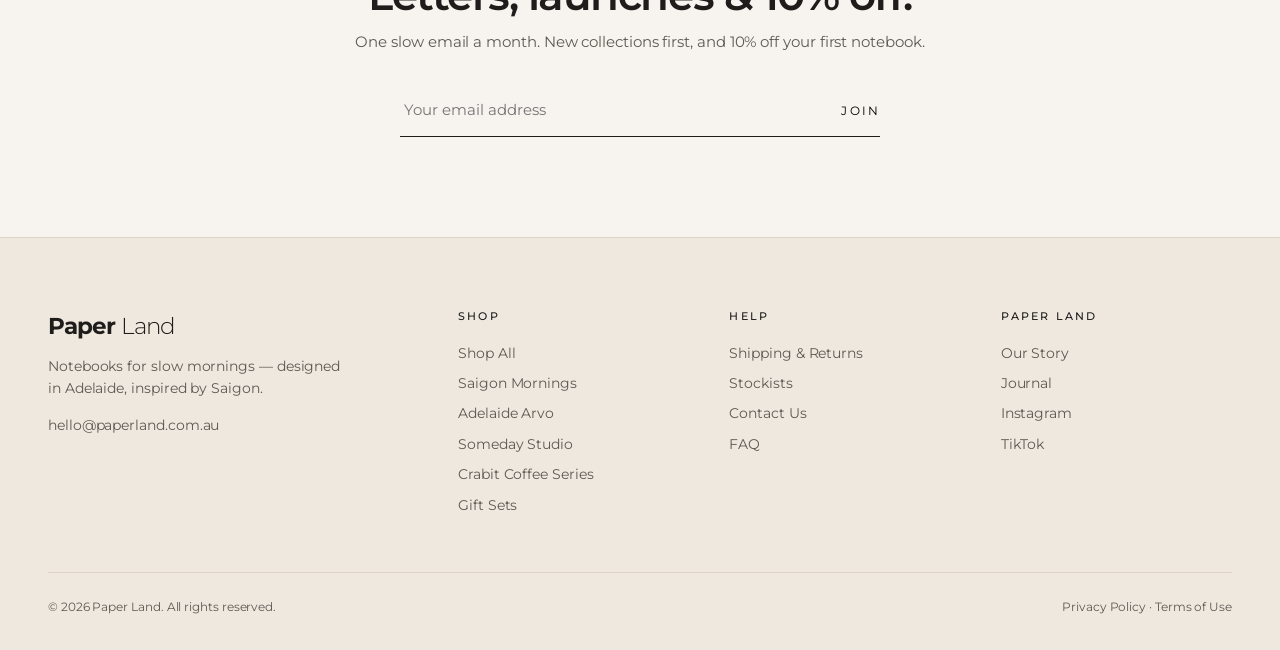
<file: journal.html>
<!DOCTYPE html>
<html lang="en-AU">
<head>
<!-- Google Tag Manager -->
<script async src="https://www.googletagmanager.com/gtm.js?id=GTM-PRSR7NL4"></script>
<script>
  window.dataLayer = window.dataLayer || [];
  function gtag(){dataLayer.push(arguments);}
  gtag('js', new Date());
</script>
<!-- End Google Tag Manager -->

<meta charset="utf-8">
<meta name="viewport" content="width=device-width, initial-scale=1">
<title>Journal — Paper Land</title>
<link rel="preconnect" href="https://fonts.googleapis.com">
<link rel="preconnect" href="https://fonts.gstatic.com" crossorigin>
<link href="https://fonts.googleapis.com/css2?family=Montserrat:ital,wght@0,300;0,400;0,500;0,600;0,700;1,400;1,500&family=Press+Start+2P&display=swap" rel="stylesheet">
<link rel="stylesheet" href="style.css?v=202611091441">
<link rel="stylesheet" href="mobile.css?v=202611091956">
</head>
<body data-page="journal">
<div id="site-header"></div>
<main>

<section class="wrap">
  <div class="page-head" style="padding-bottom:40px"><div class="eyebrow">Our Journal</div><h1>Notes from the margins.</h1><p>Stories behind our collections, simple planning ideas, and ways to make a notebook part of your day.</p></div>
  <div class="jlist" id="jlist"></div>
</section>
</main>
<div id="site-footer"></div>
<script src="app.js?v=202611091441"></script>
<script src="mobile.js?v=202611091956"></script>
</body>
</html>
</file>
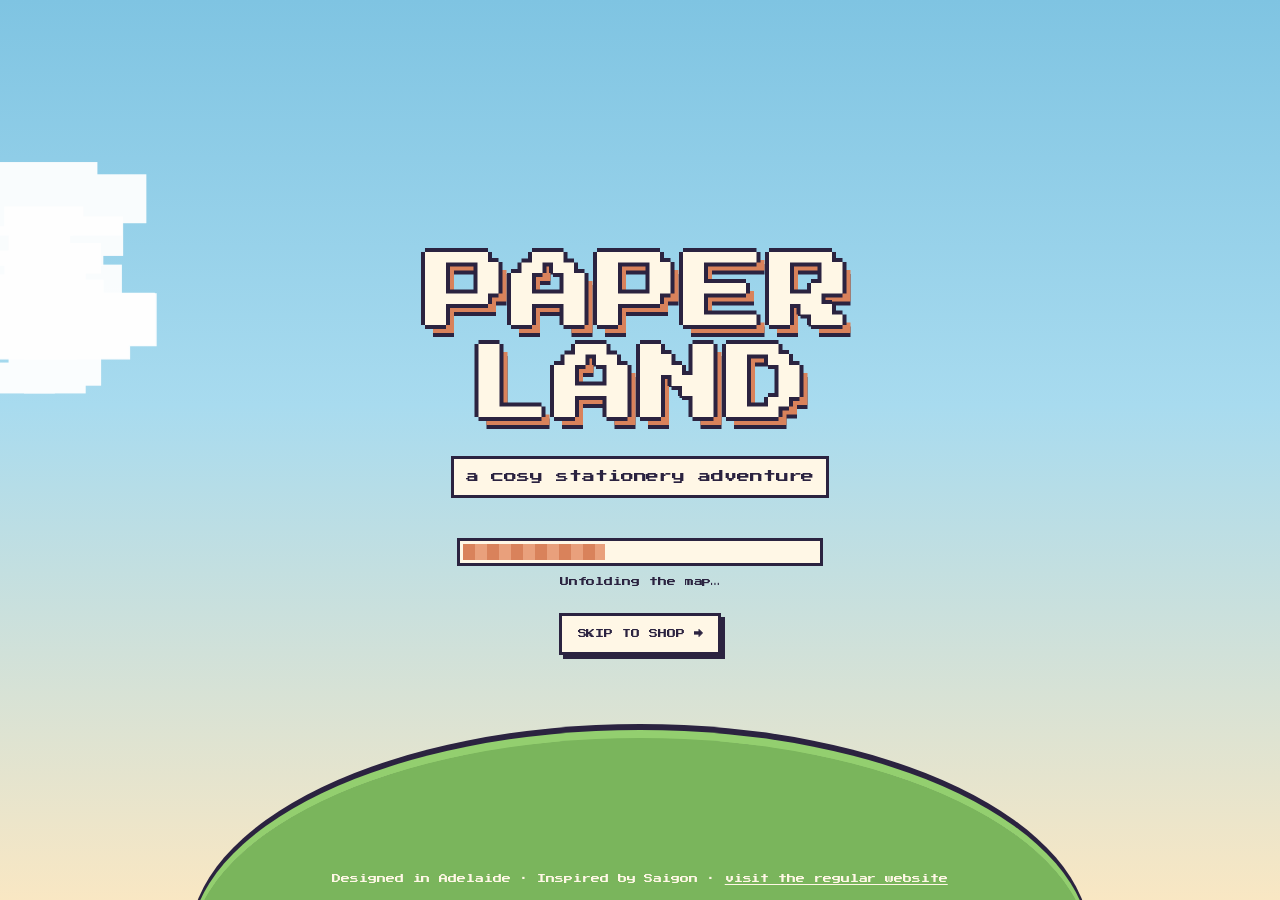
<file: play.html>
<!DOCTYPE html>
<html lang="en-AU"><head>
<!-- Google Tag Manager -->
<script async src="https://www.googletagmanager.com/gtm.js?id=GTM-PRSR7NL4"></script>
<script>
  window.dataLayer = window.dataLayer || [];
  function gtag(){dataLayer.push(arguments);}
  gtag('js', new Date());
</script>
<!-- End Google Tag Manager -->
<meta charset="utf-8"><title>Paper Land</title>
<meta http-equiv="refresh" content="0; url=index.html"></head>
<body><p><a href="index.html">Enter Paper Land</a></p><script>location.replace('index.html')</script></body></html>
</file>
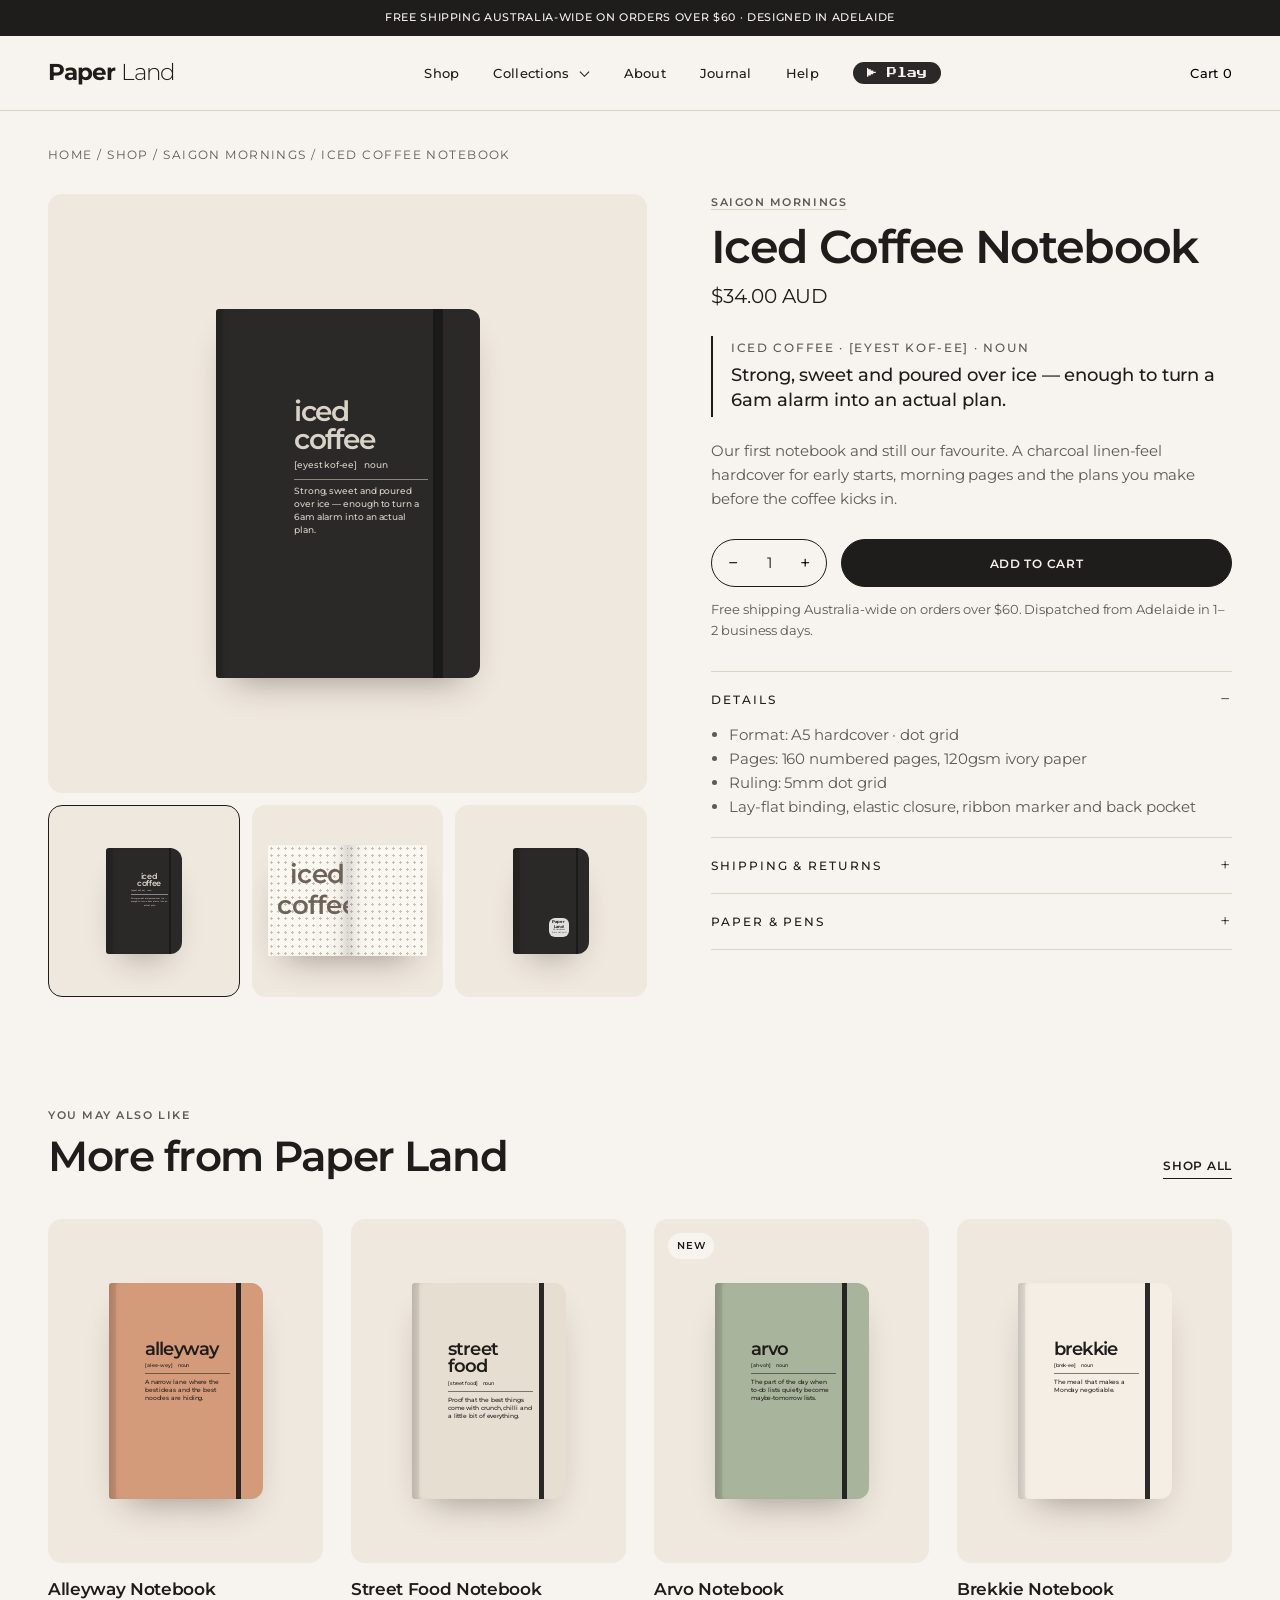
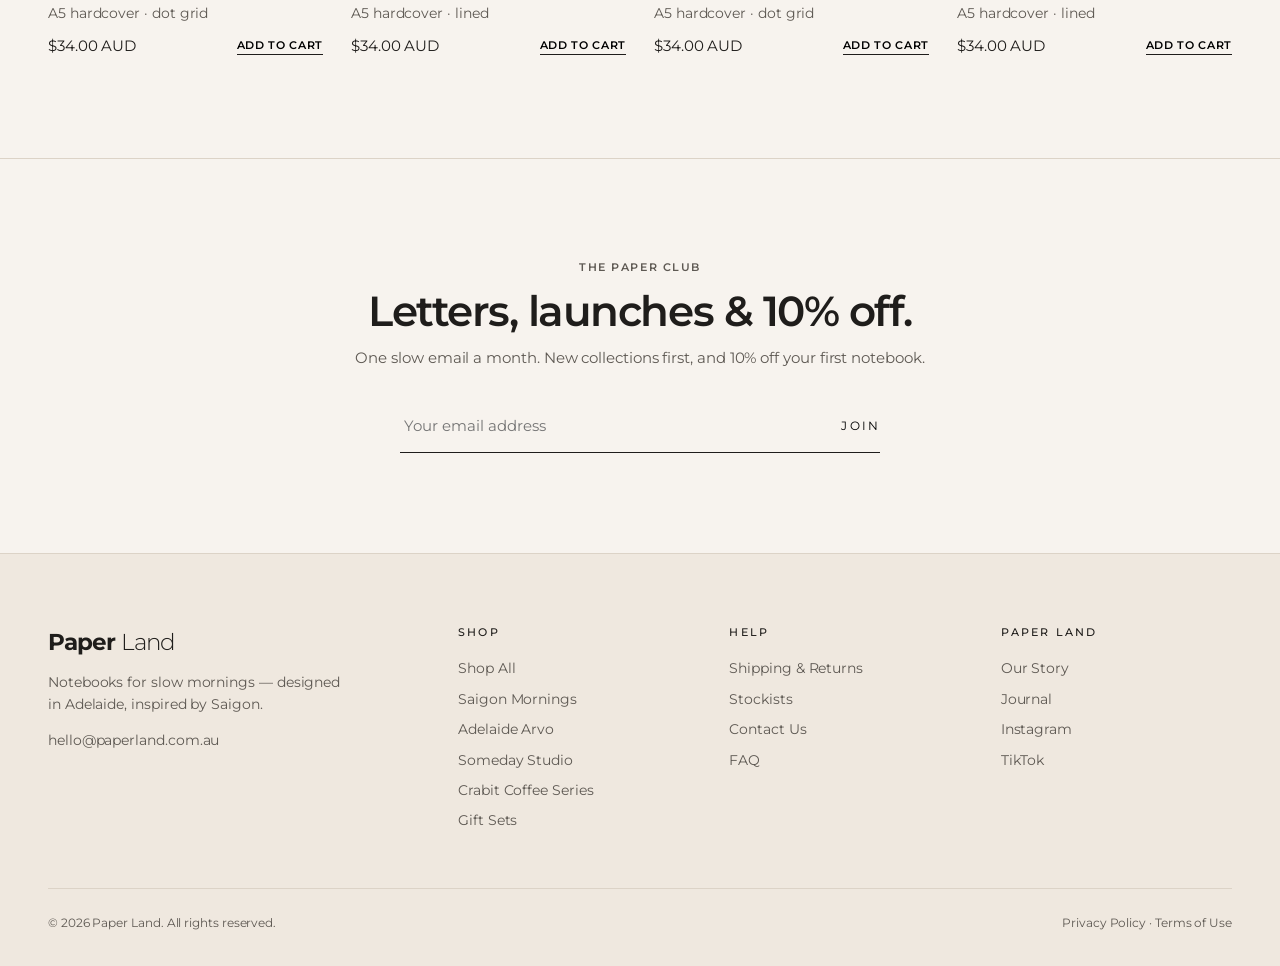
<file: product.html>
<!DOCTYPE html>
<html lang="en-AU">
<head>
<!-- Google Tag Manager -->
<script async src="https://www.googletagmanager.com/gtm.js?id=GTM-PRSR7NL4"></script>
<script>
  window.dataLayer = window.dataLayer || [];
  function gtag(){dataLayer.push(arguments);}
  gtag('js', new Date());
</script>
<!-- End Google Tag Manager -->

<meta charset="utf-8">
<meta name="viewport" content="width=device-width, initial-scale=1">
<title>Notebook — Paper Land</title>
<link rel="preconnect" href="https://fonts.googleapis.com">
<link rel="preconnect" href="https://fonts.gstatic.com" crossorigin>
<link href="https://fonts.googleapis.com/css2?family=Montserrat:ital,wght@0,300;0,400;0,500;0,600;0,700;1,400;1,500&family=Press+Start+2P&display=swap" rel="stylesheet">
<link rel="stylesheet" href="style.css?v=202611091441">
<link rel="stylesheet" href="mobile.css?v=202611091956">
</head>
<body data-page="product">
<div id="site-header"></div>
<main>

<section class="wrap">
  <div class="crumbs" id="crumb"></div>
  <div class="pdp" id="pdp"></div>
  <div class="sec-head" style="padding-top:20px"><div><div class="eyebrow">You may also like</div><h2>More from Paper Land</h2></div><a href="shop.html" class="link">Shop All</a></div>
  <div class="grid" id="related" style="padding-bottom:100px"></div>
</section>
</main>
<div id="site-footer"></div>
<script src="app.js?v=202611091441"></script>
<script src="mobile.js?v=202611091956"></script>
</body>
</html>
</file>
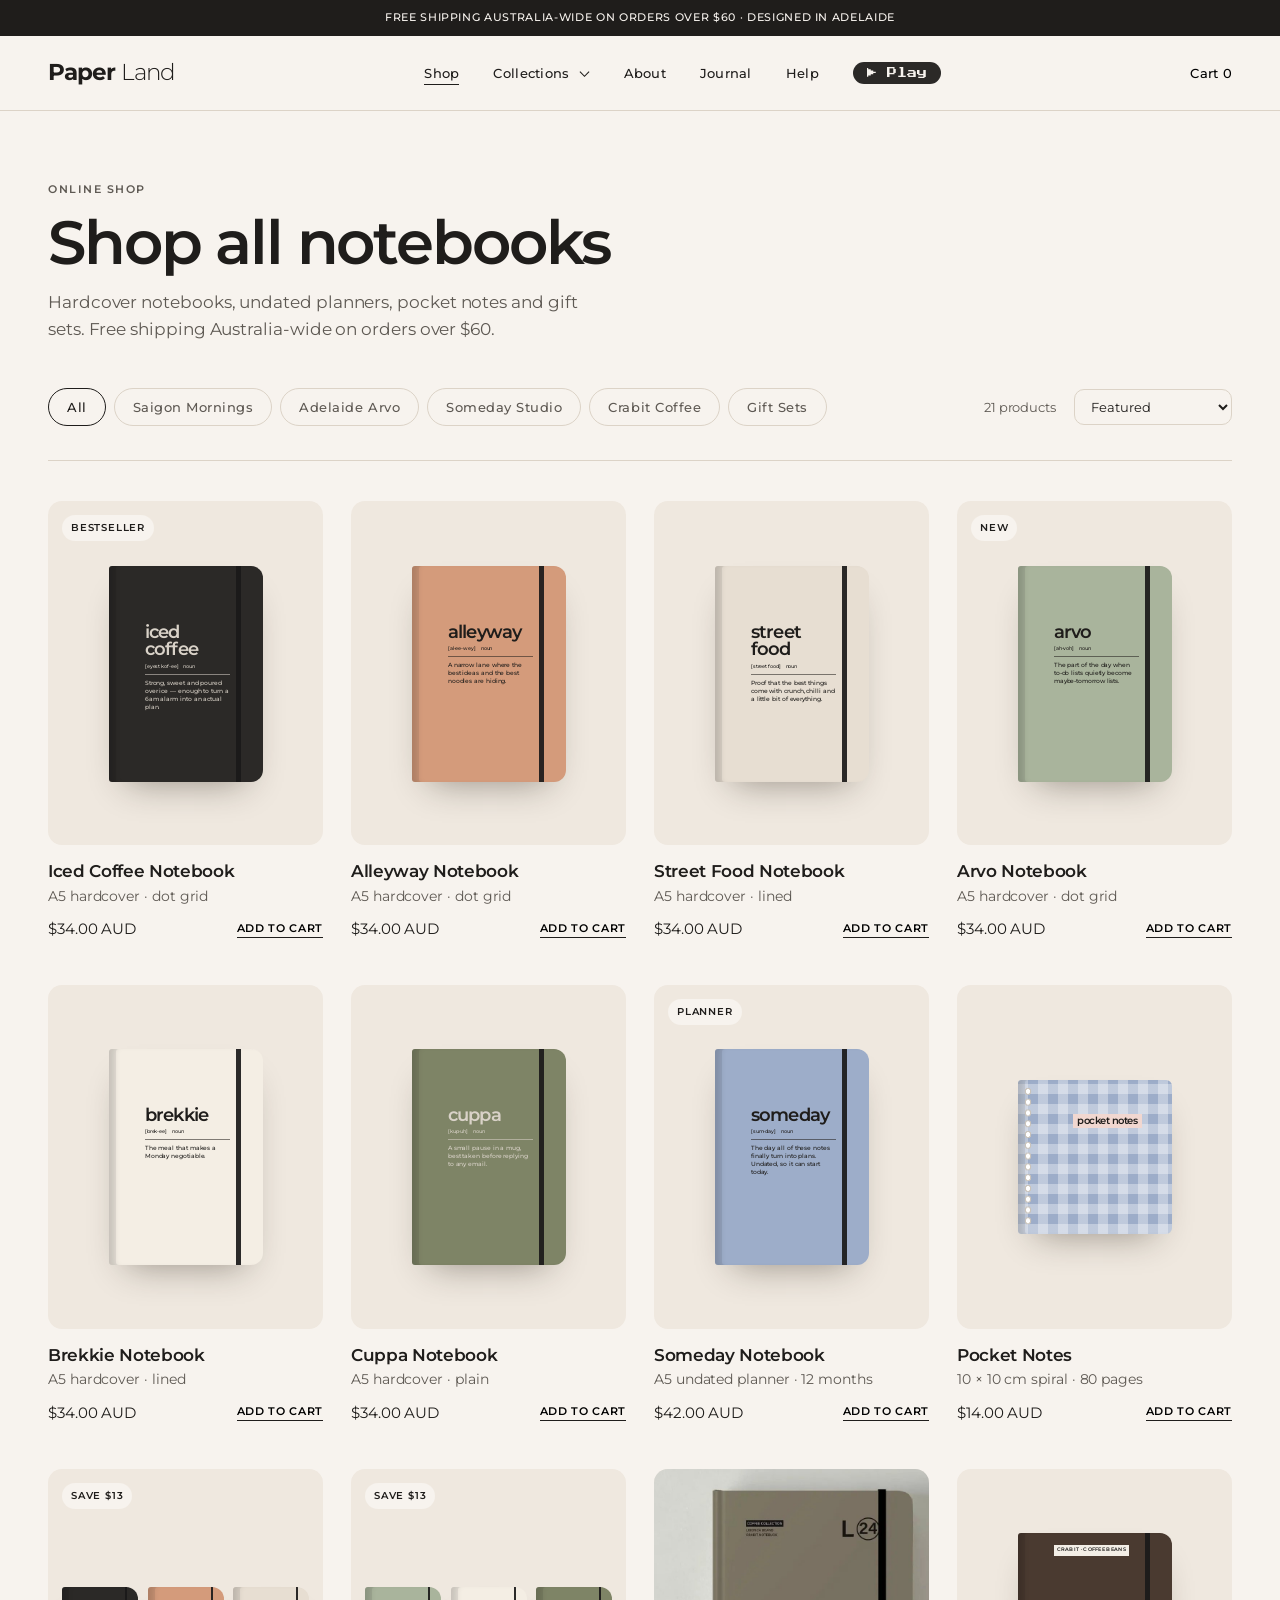
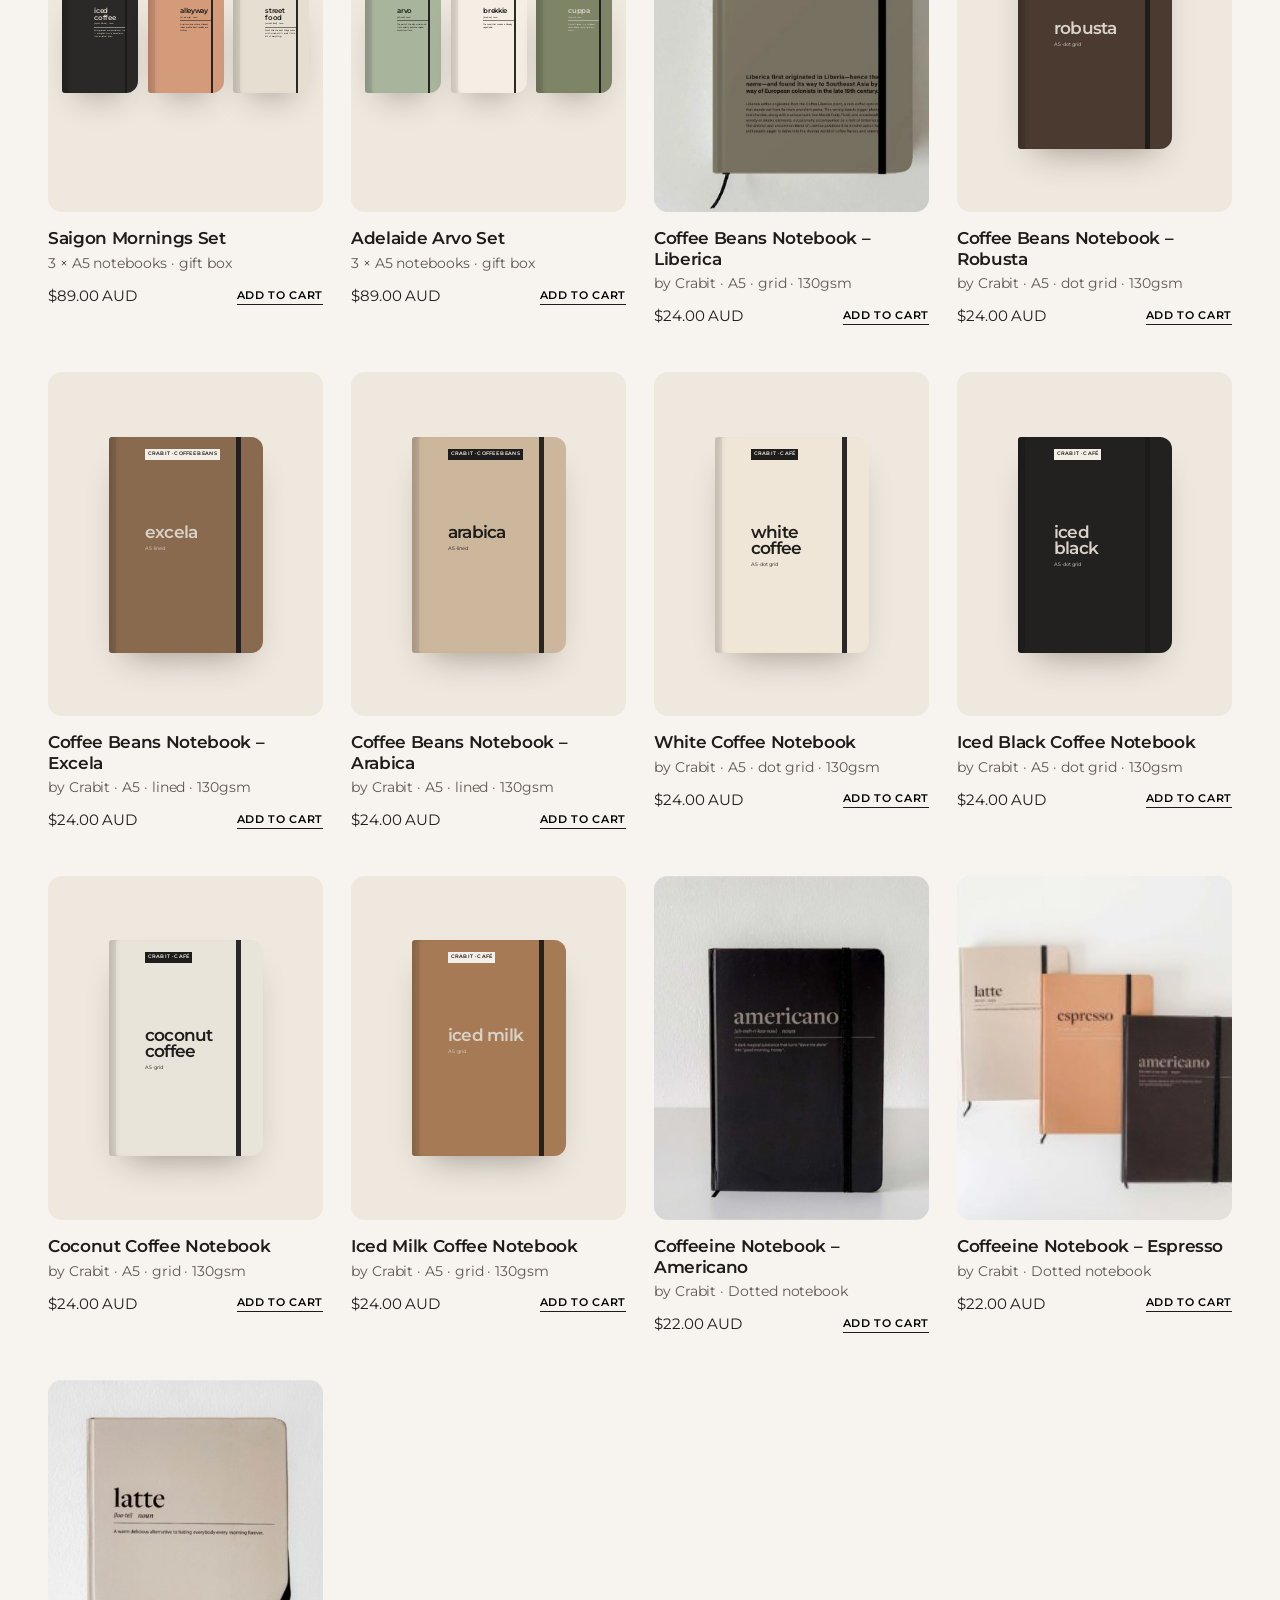
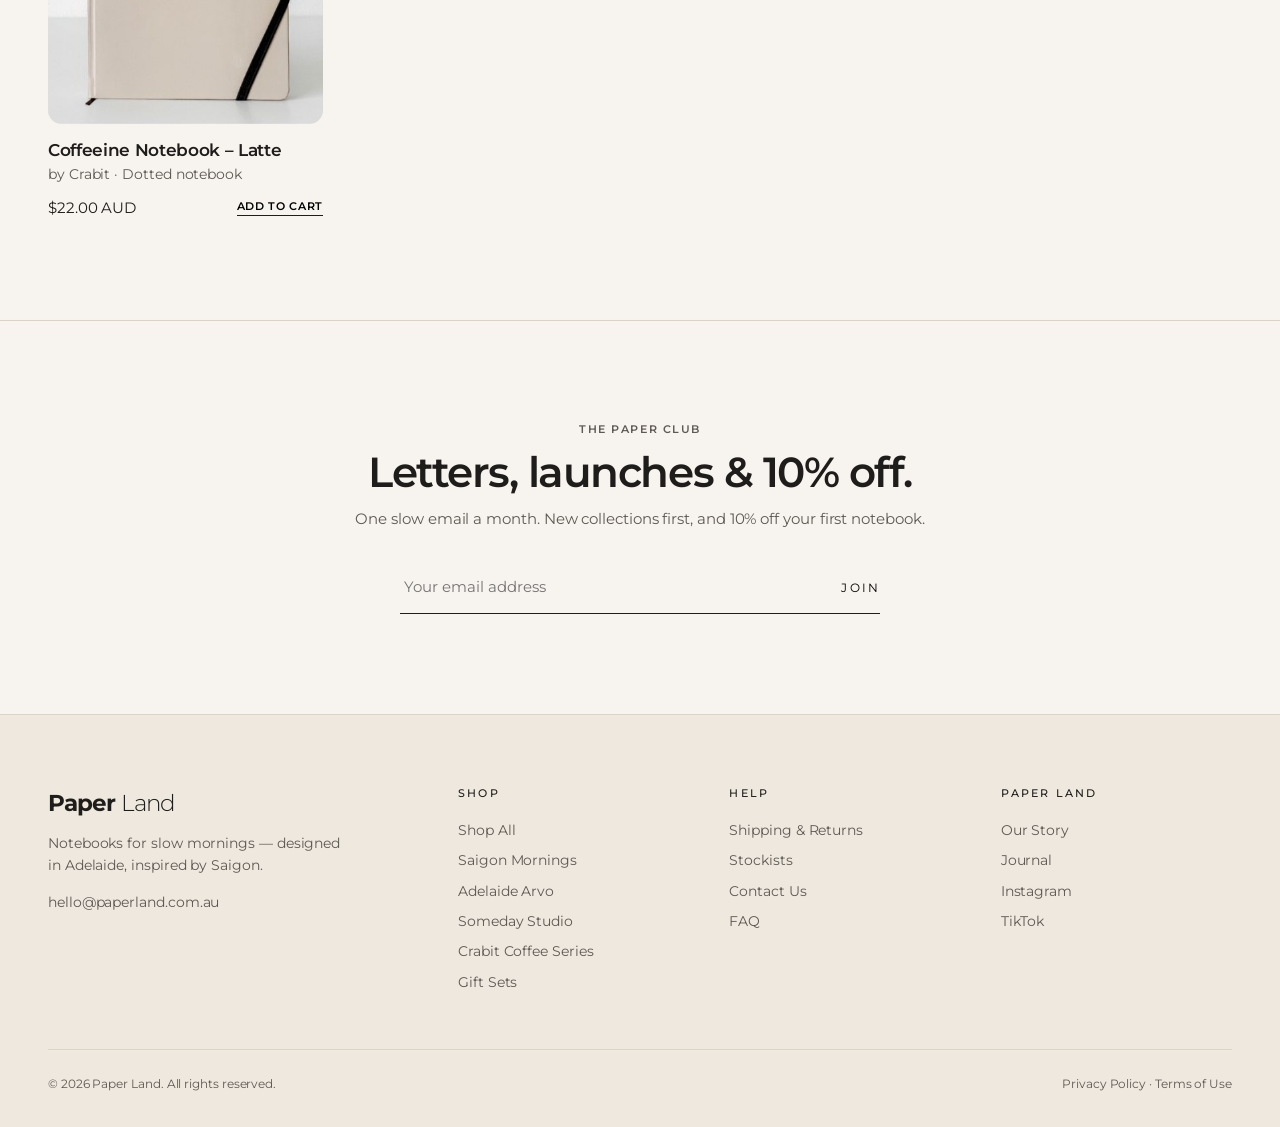
<file: shop.html>
<!DOCTYPE html>
<html lang="en-AU">
<head>
<!-- Google Tag Manager -->
<script async src="https://www.googletagmanager.com/gtm.js?id=GTM-PRSR7NL4"></script>
<script>
  window.dataLayer = window.dataLayer || [];
  function gtag(){dataLayer.push(arguments);}
  gtag('js', new Date());
</script>
<!-- End Google Tag Manager -->

<meta charset="utf-8">
<meta name="viewport" content="width=device-width, initial-scale=1">
<title>Shop — Paper Land</title>
<link rel="preconnect" href="https://fonts.googleapis.com">
<link rel="preconnect" href="https://fonts.gstatic.com" crossorigin>
<link href="https://fonts.googleapis.com/css2?family=Montserrat:ital,wght@0,300;0,400;0,500;0,600;0,700;1,400;1,500&family=Press+Start+2P&display=swap" rel="stylesheet">
<link rel="stylesheet" href="style.css?v=202611091441">
<link rel="stylesheet" href="mobile.css?v=202611091956">
</head>
<body data-page="shop">
<div id="site-header"></div>
<main>

<section class="wrap">
  <div class="page-head"><div class="eyebrow">Online Shop</div><h1 id="shopTitle">Shop all notebooks</h1><p>Hardcover notebooks, undated planners, pocket notes and gift sets. Free shipping Australia-wide on orders over $60.</p></div>
  <div class="toolbar">
    <div class="filters" id="filters">
      <a href="#all" data-f="all">All</a>
      <a href="#saigon" data-f="saigon">Saigon Mornings</a>
      <a href="#adelaide" data-f="adelaide">Adelaide Arvo</a>
      <a href="#studio" data-f="studio">Someday Studio</a>
      <a href="#crabit" data-f="crabit">Crabit Coffee</a>
      <a href="#sets" data-f="sets">Gift Sets</a>
    </div>
    <div style="display:flex;gap:18px;align-items:center"><span class="count" id="count"></span>
      <select id="sort" aria-label="Sort"><option value="featured">Featured</option><option value="low">Price: low to high</option><option value="high">Price: high to low</option></select></div>
  </div>
  <div class="grid" id="grid" style="padding-bottom:100px"></div>
</section>
</main>
<div id="site-footer"></div>
<script src="app.js?v=202611091441"></script>
<script src="mobile.js?v=202611091956"></script>
</body>
</html>
</file>
<file: style.css>
:root{
  --paper:#F7F3EE; --paper-2:#EFE8DF; --ink:#1F1D1B; --ink-soft:#5E5953; --line:#DCD3C7;
  --char:#2B2927; --sand:#E7DED2; --terra:#D49B7B; --sage:#A9B49C; --dusk:#9DADC9; --blush:#F1D7D0;
  --serif:'Cormorant Garamond', Georgia, serif; --sans:'Jost', system-ui, sans-serif;
}
*{box-sizing:border-box;margin:0;padding:0}
html{scroll-behavior:smooth}
body{overflow-x:hidden;background:var(--paper);color:var(--ink);font-family:var(--sans);font-weight:300;line-height:1.6;-webkit-font-smoothing:antialiased}
a{color:inherit;text-decoration:none}
button{font-family:inherit;cursor:pointer}
.wrap{max-width:1240px;margin:0 auto;padding:0 28px}
.eyebrow{font-size:11px;letter-spacing:.22em;text-transform:uppercase;font-weight:500;color:var(--ink-soft)}
.btn{display:inline-block;border:1px solid var(--ink);padding:13px 28px;font-size:12px;letter-spacing:.18em;text-transform:uppercase;background:transparent;color:var(--ink);transition:.25s}
.btn:hover{background:var(--ink);color:var(--paper)}
.btn.solid{background:var(--ink);color:var(--paper)}
.btn.solid:hover{background:transparent;color:var(--ink)}
.link{font-size:12px;letter-spacing:.18em;text-transform:uppercase;border-bottom:1px solid currentColor;padding-bottom:3px}

/* announcement + header */
.announce{background:var(--ink);color:var(--paper);text-align:center;font-size:11px;letter-spacing:.18em;text-transform:uppercase;padding:9px 16px}
header{position:sticky;top:0;z-index:40;background:rgba(247,243,238,.94);backdrop-filter:blur(8px);border-bottom:1px solid var(--line)}
.nav{display:flex;align-items:center;justify-content:space-between;height:74px}
.logo{font-family:var(--serif);font-size:30px;font-weight:500;letter-spacing:.01em}
.logo span{font-style:italic;font-weight:400}
.menu{display:flex;gap:34px;align-items:center;list-style:none}
.menu a,.menu button{font-size:12px;letter-spacing:.16em;text-transform:uppercase;background:none;border:0;color:var(--ink)}
.menu a:hover{opacity:.6}
.dd{position:relative}
.dd-panel{position:absolute;top:calc(100% + 14px);left:-20px;z-index:50;background:var(--paper);border:1px solid var(--line);padding:18px 22px;min-width:230px;display:none;flex-direction:column;gap:12px}
.dd::after{content:"";position:absolute;left:-20px;right:-20px;top:100%;height:16px}
.dd:hover .dd-panel,.dd.open .dd-panel{display:flex}
.dd-panel a{text-transform:none;letter-spacing:.02em;font-size:14px}
.dd-panel small{display:block;font-size:10px;letter-spacing:.18em;text-transform:uppercase;color:var(--ink-soft)}
.cart-btn{font-size:12px;letter-spacing:.16em;text-transform:uppercase;background:none;border:0}
.burger{display:none;background:none;border:0;font-size:12px;letter-spacing:.16em;text-transform:uppercase}

/* notebook covers (pure CSS) */
.nb{position:relative;aspect-ratio:5/7;border-radius:3px 12px 12px 3px;padding:0 0 0 13%;color:var(--ink);overflow:hidden;container-type:inline-size;
  box-shadow:inset 7px 0 0 rgba(0,0,0,.07), inset 9px 0 6px -4px rgba(0,0,0,.12), 0 18px 34px -18px rgba(40,30,20,.45)}
.nb::after{content:"";position:absolute;top:0;bottom:0;right:14%;width:5cqw;background:#1b1a19;opacity:.92}
.nb.dark{color:#d9d2c8}
.nb .w,.nb .ph,.nb .rule,.nb .def{max-width:72cqw}
.nb .w{font-family:var(--serif);font-weight:500;font-size:19cqw;line-height:.98;letter-spacing:-.01em;position:relative;z-index:2;margin-top:48cqw}
.nb .ph{font-size:5.6cqw;margin-top:3cqw;display:flex;gap:4cqw;font-style:italic;font-family:var(--serif)}
.nb .rule{height:1px;background:currentColor;opacity:.55;margin:3cqw 0}
.nb .def{font-size:5.4cqw;line-height:1.45;position:relative;z-index:2}
.nb.spiral{border-radius:3px 6px 6px 3px;padding-left:20%;aspect-ratio:1/1}
.nb.spiral::after{display:none}
.nb.spiral::before{content:"";position:absolute;left:3%;top:4%;bottom:4%;width:7%;
  background:radial-gradient(circle at 50% 50%, #fff 0 32%, #c9c3bb 34% 46%, transparent 48%) 0 0/100% 7.6% repeat-y}
.nb.gingham{background:
  repeating-linear-gradient(0deg, rgba(255,255,255,.35) 0 10px, transparent 10px 20px),
  repeating-linear-gradient(90deg, rgba(255,255,255,.35) 0 10px, transparent 10px 20px), var(--dusk)}
.nb.gingham .w{margin-top:34cqw;background:var(--blush);display:inline-block;padding:2cqw 4cqw;font-size:12cqw}

/* hero */
.hero{display:grid;grid-template-columns:1.05fr 1fr;gap:56px;align-items:center;padding-top:84px;padding-bottom:96px}
.hero h1{font-family:var(--serif);font-weight:400;font-size:clamp(44px,6vw,82px);line-height:1.02;letter-spacing:-.015em;margin:18px 0 22px}
.hero h1 em{font-style:italic}
.hero p{font-size:17px;color:var(--ink-soft);max-width:440px;margin-bottom:34px}
.hero .ctas{display:flex;gap:26px;align-items:center;flex-wrap:wrap}
.hero-stack{position:relative;height:540px}
.hero-stack .nb{position:absolute;width:40%}
.hero-stack .a{left:0;top:14%;transform:rotate(-8deg)}
.hero-stack .b{left:29%;top:3%;transform:rotate(1deg);z-index:2}
.hero-stack .c{left:58%;top:15%;transform:rotate(8deg);z-index:3}
.hero-stack .shelf{position:absolute;left:0;right:0;bottom:0;height:60px;background:linear-gradient(var(--paper-2),transparent)}

/* margin notes strip */
.notes{background:var(--paper-2);border-top:1px solid var(--line);border-bottom:1px solid var(--line);overflow:hidden}
.notes-track{display:flex;gap:0;animation:slide 48s linear infinite;width:max-content}
.notes:hover .notes-track{animation-play-state:paused}
.note{width:360px;padding:40px 36px;border-right:1px solid var(--line)}
.note q{font-family:var(--serif);font-style:italic;font-size:21px;line-height:1.35;quotes:none;display:block;margin-bottom:12px}
.note span{font-size:10px;letter-spacing:.2em;text-transform:uppercase;color:var(--ink-soft)}
@keyframes slide{to{transform:translateX(-50%)}}
@media (prefers-reduced-motion:reduce){.notes-track{animation:none}}

/* chapters */
section{scroll-margin-top:90px}
.chapter{display:grid;grid-template-columns:1fr 1fr;min-height:620px}
.chapter:nth-child(even) .ch-text{order:2}
.ch-text{display:flex;flex-direction:column;justify-content:center;padding:70px 9%}
.ch-text .native{font-family:var(--serif);font-style:italic;font-size:20px;color:var(--ink-soft);margin:14px 0 4px}
.ch-text h2{font-family:var(--serif);font-weight:400;font-size:clamp(38px,4.6vw,62px);line-height:1.04;margin-bottom:20px}
.ch-text p{color:var(--ink-soft);max-width:430px;margin-bottom:32px}
.ch-visual{position:relative;display:flex;align-items:center;justify-content:center;gap:4%;padding:60px 6%;overflow:hidden}
.ch-visual .nb{width:31%}
.ch-visual .nb:nth-child(2){transform:translateY(-22px)}
.ch1 .ch-visual{background:#E9DFD3}
.ch2 .ch-visual{background:#DDE2D6}
.ch3 .ch-visual{background:#E3E6EE}
.ch-num{position:absolute;top:28px;left:32px;font-family:var(--serif);font-style:italic;font-size:15px;color:var(--ink-soft)}

/* shop */
.sec-head{display:flex;justify-content:space-between;align-items:flex-end;padding:100px 0 40px;gap:20px;flex-wrap:wrap}
.sec-head h2{font-family:var(--serif);font-weight:400;font-size:clamp(34px,4vw,52px);line-height:1.05;margin-top:10px}
.filters{display:flex;gap:8px;flex-wrap:wrap}
.filters button{border:1px solid var(--line);background:none;padding:8px 16px;font-size:11px;letter-spacing:.14em;text-transform:uppercase;color:var(--ink-soft)}
.filters button.on{border-color:var(--ink);color:var(--ink)}
.grid{display:grid;grid-template-columns:repeat(4,1fr);gap:44px 28px;padding-bottom:40px}
.card .stage{background:var(--paper-2);aspect-ratio:4/5;display:flex;align-items:center;justify-content:center;position:relative;transition:.3s}
.card .stage .nb{width:56%;transition:transform .4s}
.card:hover .stage .nb{transform:translateY(-6px) rotate(-1.5deg)}
.card .stage .set{display:flex;width:90%;gap:4%;align-items:flex-end}
.card .stage .set .nb{width:31%}
.tag{position:absolute;top:14px;left:14px;font-size:10px;letter-spacing:.18em;text-transform:uppercase;background:var(--paper);padding:5px 9px}
.card h3{font-family:var(--serif);font-weight:500;font-size:22px;margin-top:16px;line-height:1.2}
.card .meta{font-size:13px;color:var(--ink-soft);margin:3px 0 10px}
.card .row{display:flex;justify-content:space-between;align-items:center}
.card .price{font-size:15px;font-weight:400}
.add{background:none;border:0;border-bottom:1px solid var(--ink);font-size:11px;letter-spacing:.16em;text-transform:uppercase;padding-bottom:2px}
.add.done{color:#6E7D5F;border-color:#6E7D5F}

/* craft */
.craft{background:var(--char);color:#EDE6DC;margin-top:80px}
.craft .wrap{display:grid;grid-template-columns:1fr 1.4fr;gap:70px;padding:100px 28px}
.craft h2{font-family:var(--serif);font-weight:400;font-size:clamp(34px,4vw,50px);line-height:1.08;margin:12px 0 20px}
.craft .eyebrow{color:#A39B90}
.craft p{color:#BDB4A8}
.specs{display:grid;grid-template-columns:repeat(3,1fr);gap:1px;background:#45413D}
.spec{background:var(--char);padding:28px 24px}
.spec b{display:block;font-family:var(--serif);font-weight:400;font-size:34px;color:#F3ECE2;line-height:1}
.spec span{display:block;font-size:11px;letter-spacing:.16em;text-transform:uppercase;color:#A39B90;margin-top:10px}

/* journal */
.journal{display:grid;grid-template-columns:repeat(3,1fr);gap:28px;padding-bottom:110px}
.post .img{aspect-ratio:3/2;margin-bottom:18px;position:relative;overflow:hidden}
.post .img.p1{background:linear-gradient(135deg,#E8DCCD,#D7C3AE)}
.post .img.p2{background:linear-gradient(135deg,#D9DFD0,#B9C4AD)}
.post .img.p3{background:linear-gradient(135deg,#E4E7EF,#C3CCDD)}
.post .img .glyph{position:absolute;inset:0;display:flex;align-items:center;justify-content:center;font-family:var(--serif);font-style:italic;font-size:64px;color:rgba(31,29,27,.55)}
.post time{font-size:11px;letter-spacing:.18em;text-transform:uppercase;color:var(--ink-soft)}
.post h3{font-family:var(--serif);font-weight:500;font-size:25px;line-height:1.2;margin:8px 0 10px}
.post p{color:var(--ink-soft);font-size:15px;margin-bottom:14px}

/* newsletter */
.club{border-top:1px solid var(--line);text-align:center;padding:100px 28px}
.club h2{font-family:var(--serif);font-weight:400;font-size:clamp(34px,4vw,50px);margin:12px 0 12px}
.club p{color:var(--ink-soft);margin-bottom:30px}
.club form{display:flex;max-width:480px;margin:0 auto;border-bottom:1px solid var(--ink)}
.club input{flex:1;border:0;background:none;padding:14px 4px;font:inherit;font-size:15px;outline:none;color:var(--ink)}
.club button{border:0;background:none;font-size:12px;letter-spacing:.18em;text-transform:uppercase}
.club .ok{margin-top:18px;font-family:var(--serif);font-style:italic;font-size:20px;display:none}

/* footer */
footer{background:var(--paper-2);border-top:1px solid var(--line);padding:70px 0 34px;font-size:14px}
.fgrid{display:grid;grid-template-columns:1.6fr 1fr 1fr 1fr;gap:40px}
.fgrid h4{font-size:11px;letter-spacing:.2em;text-transform:uppercase;font-weight:500;margin-bottom:16px}
.fgrid ul{list-style:none;display:flex;flex-direction:column;gap:8px;color:var(--ink-soft)}
.fgrid a:hover{color:var(--ink)}
.fbrand p{color:var(--ink-soft);max-width:300px;margin-top:10px}
.fbase{display:flex;justify-content:space-between;flex-wrap:wrap;gap:12px;border-top:1px solid var(--line);margin-top:56px;padding-top:24px;font-size:12px;color:var(--ink-soft)}

/* cart drawer */
.scrim{position:fixed;inset:0;background:rgba(31,29,27,.35);opacity:0;pointer-events:none;transition:.3s;z-index:60}
.drawer{position:fixed;top:0;right:0;bottom:0;width:min(420px,100%);background:var(--paper);z-index:70;transform:translateX(100%);transition:transform .35s ease;display:flex;flex-direction:column}
body.cart-open .scrim{opacity:1;pointer-events:auto}
body.cart-open .drawer{transform:none}
.dhead{display:flex;justify-content:space-between;align-items:center;padding:24px 28px;border-bottom:1px solid var(--line)}
.dhead h3{font-family:var(--serif);font-weight:500;font-size:26px}
.dhead button{background:none;border:0;font-size:12px;letter-spacing:.16em;text-transform:uppercase}
.ship{padding:14px 28px;font-size:13px;color:var(--ink-soft);border-bottom:1px solid var(--line)}
.bar{height:3px;background:var(--line);margin-top:8px}.bar i{display:block;height:100%;background:var(--ink);transition:width .3s}
.items{flex:1;overflow:auto;padding:8px 28px}
.item{display:grid;grid-template-columns:64px 1fr auto;gap:16px;align-items:center;padding:18px 0;border-bottom:1px solid var(--line)}
.item .sw{width:64px;height:80px;border-radius:2px 6px 6px 2px}
.item h5{font-family:var(--serif);font-size:18px;font-weight:500;line-height:1.2}
.item small{color:var(--ink-soft)}
.qty{display:flex;gap:10px;align-items:center;margin-top:6px;font-size:13px}
.qty button{width:22px;height:22px;border:1px solid var(--line);background:none}
.empty{padding:50px 0;text-align:center;color:var(--ink-soft);font-family:var(--serif);font-style:italic;font-size:20px}
.dfoot{padding:24px 28px;border-top:1px solid var(--line)}
.dfoot .tot{display:flex;justify-content:space-between;margin-bottom:6px;font-size:15px}
.dfoot small{display:block;color:var(--ink-soft);margin-bottom:18px}
.dfoot .btn{width:100%;text-align:center}
.msg{margin-top:12px;font-size:13px;color:var(--ink-soft);display:none}

/* responsive */
@media (max-width:1000px){
  .grid{grid-template-columns:repeat(2,1fr)}
  .craft .wrap{grid-template-columns:1fr}
  .fgrid{grid-template-columns:1fr 1fr}
}
@media (max-width:820px){
  .menu{display:none;position:absolute;top:74px;left:0;right:0;background:var(--paper);flex-direction:column;align-items:flex-start;padding:20px 28px 28px;gap:18px;border-bottom:1px solid var(--line)}
  .menu.open{display:flex}
  .dd-panel{position:static;border:0;padding:8px 0 0 12px}
  .dd:hover .dd-panel{display:none}.dd.open .dd-panel{display:flex}
  .burger{display:block}
  .hero{grid-template-columns:1fr;padding-top:44px;padding-bottom:40px;gap:24px}
  .hero-stack{height:330px}
  .chapter{grid-template-columns:1fr}
  .chapter:nth-child(even) .ch-text{order:0}
  .ch-visual{min-height:360px}
  .journal{grid-template-columns:1fr}
  .specs{grid-template-columns:repeat(2,1fr)}
}
@media (max-width:520px){.grid{grid-template-columns:1fr 1fr;gap:30px 14px}.card h3{font-size:18px}}

/* ===== multi-page additions ===== */
.menu a.active{border-bottom:1px solid var(--ink);padding-bottom:3px}
.card a.stage-link{display:block}
.page-head{padding:70px 0 10px}
.page-head h1{font-family:var(--serif);font-weight:400;font-size:clamp(42px,5.5vw,72px);line-height:1.02;margin:12px 0 14px}
.page-head p{color:var(--ink-soft);max-width:560px;font-size:17px}
.crumbs{font-size:12px;letter-spacing:.12em;text-transform:uppercase;color:var(--ink-soft);padding-top:34px}
.crumbs a:hover{color:var(--ink)}
.toolbar{display:flex;justify-content:space-between;align-items:center;gap:16px;flex-wrap:wrap;padding:34px 0 34px;border-bottom:1px solid var(--line);margin-bottom:40px}
.toolbar select{font:inherit;font-size:13px;background:none;border:1px solid var(--line);padding:8px 12px;color:var(--ink)}
.count{font-size:13px;color:var(--ink-soft)}

/* product page */
.pdp{display:grid;grid-template-columns:1.15fr 1fr;gap:64px;padding:30px 0 90px}
.gallery .main{background:var(--paper-2);aspect-ratio:1/1;display:flex;align-items:center;justify-content:center}
.gallery .main .nb{width:44%}
.gallery .main .set{display:flex;gap:4%;width:78%}.gallery .main .set .nb{width:31%}
.thumbs{display:grid;grid-template-columns:repeat(3,1fr);gap:12px;margin-top:12px}
.thumbs button{background:var(--paper-2);border:1px solid transparent;aspect-ratio:1/1;display:flex;align-items:center;justify-content:center;padding:0}
.thumbs button.on{border-color:var(--ink)}
.thumbs .nb{width:40%}
.thumbs .mini{width:70%}
.spread{width:84%;aspect-ratio:10/7;display:grid;grid-template-columns:1fr 1fr;box-shadow:0 18px 34px -18px rgba(40,30,20,.45)}
.spread div{background:#FBF8F2 radial-gradient(circle,#c9c0b4 1px,transparent 1.4px) 0 0/14px 14px;position:relative}
.spread div:first-child{box-shadow:inset -14px 0 18px -14px rgba(0,0,0,.25)}
.spread div:last-child{box-shadow:inset 14px 0 18px -14px rgba(0,0,0,.25)}
.spread em{position:absolute;left:12%;top:12%;font-family:var(--serif);font-size:clamp(14px,2vw,26px);color:#6d6359}
.spread.small div{background-size:7px 7px}
.back{position:relative}
.back .label{position:absolute;right:26%;bottom:16%;background:rgba(255,255,255,.85);color:var(--ink);border-radius:6px;padding:4cqw 5cqw;font-size:4.2cqw;line-height:1.35;width:40cqw}
.back .label b{font-family:var(--serif);font-size:7cqw;display:block}
.info .eyebrow a{border-bottom:1px solid var(--line)}
.info h1{font-family:var(--serif);font-weight:400;font-size:clamp(38px,4.4vw,56px);line-height:1.04;margin:12px 0 8px}
.info .price{font-size:20px;margin-bottom:24px}
.info .defn{border-left:2px solid var(--ink);padding:4px 0 4px 18px;font-family:var(--serif);font-size:21px;font-style:italic;line-height:1.4;margin-bottom:22px}
.info .defn small{display:block;font-style:normal;font-family:var(--sans);font-size:12px;letter-spacing:.14em;text-transform:uppercase;color:var(--ink-soft);margin-bottom:6px}
.info p.desc{color:var(--ink-soft);margin-bottom:28px}
.buy{display:flex;gap:14px;margin-bottom:12px}
.stepper{display:flex;align-items:center;border:1px solid var(--ink)}
.stepper button{width:42px;height:46px;background:none;border:0;font-size:18px}
.stepper span{width:30px;text-align:center}
.buy .btn{flex:1;text-align:center}
.note-ship{font-size:13px;color:var(--ink-soft);margin-bottom:30px}
details{border-top:1px solid var(--line);padding:18px 0}
details:last-of-type{border-bottom:1px solid var(--line)}
summary{cursor:pointer;list-style:none;display:flex;justify-content:space-between;font-size:12px;letter-spacing:.16em;text-transform:uppercase;font-weight:500}
summary::-webkit-details-marker{display:none}
summary::after{content:"+";font-size:18px;font-weight:300;line-height:1}
details[open] summary::after{content:"−"}
details .body{padding-top:14px;color:var(--ink-soft);font-size:15px}
details ul{padding-left:18px}

/* collections page */
.col-block{padding:80px 0;border-top:1px solid var(--line)}
.col-intro{display:grid;grid-template-columns:1fr 1.2fr;gap:60px;margin-bottom:46px;align-items:end}
.col-intro h2{font-family:var(--serif);font-weight:400;font-size:clamp(38px,4.6vw,60px);line-height:1.04;margin-top:10px}
.col-intro .native{font-family:var(--serif);font-style:italic;font-size:20px;color:var(--ink-soft);margin-top:8px}
.col-intro p{color:var(--ink-soft)}
.grid.three{grid-template-columns:repeat(3,1fr)}

/* about */
.story{display:grid;grid-template-columns:1fr 1fr;gap:70px;padding:40px 0 100px;align-items:center}
.story .visual{background:#E9DFD3;aspect-ratio:4/5;display:flex;align-items:center;justify-content:center;position:relative}
.story .visual .nb{width:46%;position:absolute}
.story .visual .nb:first-child{transform:translate(-30%,4%) rotate(-6deg)}
.story .visual .nb:last-child{transform:translate(30%,-4%) rotate(5deg)}
.story h2,.values h2,.process h2{font-family:var(--serif);font-weight:400;font-size:clamp(34px,4vw,50px);line-height:1.08;margin:12px 0 20px}
.story p{color:var(--ink-soft);margin-bottom:16px}
.values{background:var(--paper-2);padding:90px 0}
.vgrid{display:grid;grid-template-columns:repeat(3,1fr);gap:40px;margin-top:30px}
.vgrid h3{font-family:var(--serif);font-weight:500;font-size:26px;margin:10px 0 8px}
.vgrid p{color:var(--ink-soft)}
.vgrid .n{font-family:var(--serif);font-style:italic;color:var(--ink-soft);font-size:18px}
.process{padding:90px 0}
.steps{display:grid;grid-template-columns:repeat(4,1fr);gap:1px;background:var(--line);margin-top:30px;border:1px solid var(--line)}
.steps div{background:var(--paper);padding:30px 26px}
.steps b{font-family:var(--serif);font-weight:400;font-size:40px;display:block;line-height:1;margin-bottom:14px}
.steps h4{font-size:12px;letter-spacing:.16em;text-transform:uppercase;font-weight:500;margin-bottom:8px}
.steps p{font-size:14px;color:var(--ink-soft)}
.pull{text-align:center;padding:90px 28px;border-top:1px solid var(--line)}
.pull q{font-family:var(--serif);font-style:italic;font-size:clamp(28px,3.4vw,44px);line-height:1.25;quotes:none;display:block;max-width:820px;margin:0 auto 26px}

/* journal + article */
.jlist{display:grid;grid-template-columns:repeat(3,1fr);gap:28px;padding:20px 0 110px}
.jlist .post.feature{grid-column:1/-1;display:grid;grid-template-columns:1.3fr 1fr;gap:44px;align-items:center;margin-bottom:30px}
.jlist .post.feature .img{margin:0}
.jlist .post.feature h3{font-size:clamp(30px,3.4vw,44px)}
.cat{font-size:11px;letter-spacing:.18em;text-transform:uppercase;color:var(--ink-soft)}
.article{max-width:720px;margin:0 auto;padding:20px 0 100px}
.article .hero-img{aspect-ratio:16/8;margin:30px 0 40px;position:relative}
.article .hero-img .glyph{position:absolute;inset:0;display:flex;align-items:center;justify-content:center;font-family:var(--serif);font-style:italic;font-size:clamp(50px,8vw,96px);color:rgba(31,29,27,.5)}
.article h1{font-family:var(--serif);font-weight:400;font-size:clamp(38px,5vw,62px);line-height:1.05;margin:12px 0 12px}
.article .lede{font-family:var(--serif);font-size:24px;line-height:1.4;color:var(--ink);margin-bottom:26px}
.article .body p{font-size:17px;color:#3c3834;margin-bottom:20px}
.article .body h2{font-family:var(--serif);font-weight:500;font-size:30px;margin:36px 0 12px}
.article .body ol,.article .body ul{padding-left:22px;margin-bottom:20px;color:#3c3834;font-size:17px}
.article .body li{margin-bottom:8px}
.article .end{display:flex;justify-content:space-between;border-top:1px solid var(--line);padding-top:24px;margin-top:40px;flex-wrap:wrap;gap:14px}

/* help */
.help{display:grid;grid-template-columns:1.3fr 1fr;gap:70px;padding:30px 0 110px}
.help h2{font-family:var(--serif);font-weight:400;font-size:34px;margin-bottom:18px}
.help h3.group{font-size:12px;letter-spacing:.18em;text-transform:uppercase;font-weight:500;margin:34px 0 4px;color:var(--ink-soft)}
.cform{background:var(--paper-2);padding:36px}
.cform label{display:block;font-size:11px;letter-spacing:.16em;text-transform:uppercase;margin:16px 0 6px}
.cform input,.cform select,.cform textarea{width:100%;font:inherit;font-size:15px;border:1px solid var(--line);background:var(--paper);padding:11px 12px;color:var(--ink)}
.cform textarea{min-height:120px;resize:vertical}
.cform .btn{margin-top:22px;width:100%}
.cform .ok{display:none;font-family:var(--serif);font-style:italic;font-size:20px;margin-top:16px}
.contact-lines{margin-top:28px;font-size:14px;color:var(--ink-soft);line-height:1.9}
.stockists{display:grid;grid-template-columns:repeat(3,1fr);gap:24px;padding-bottom:100px}
.stockists div{border:1px solid var(--line);padding:26px}
.stockists h4{font-family:var(--serif);font-weight:500;font-size:22px;margin-bottom:6px}
.stockists p{font-size:14px;color:var(--ink-soft)}

@media (max-width:1000px){
  .pdp,.col-intro,.story,.help{grid-template-columns:1fr;gap:36px}
  .vgrid,.jlist,.stockists{grid-template-columns:1fr 1fr}
  .steps{grid-template-columns:1fr 1fr}
  .jlist .post.feature{grid-template-columns:1fr;gap:18px}
  .grid.three{grid-template-columns:repeat(2,1fr)}
}
@media (max-width:620px){
  .vgrid,.jlist,.stockists,.steps{grid-template-columns:1fr}
  .grid.three{grid-template-columns:1fr 1fr}
}

.filters a{border:1px solid var(--line);padding:8px 16px;font-size:11px;letter-spacing:.14em;text-transform:uppercase;color:var(--ink-soft)}
.filters a.on{border-color:var(--ink);color:var(--ink)}
.post h3 a:hover,.card h3:hover{opacity:.7}

.thumbs .set{display:flex;gap:4%;width:86%;align-items:center}.thumbs .set .nb{width:31%}
.jlist .post.feature .txt h3{margin-top:12px}

/* ======================================================
   TYPE REFRESH — Montserrat everywhere, fresh & young
   ====================================================== */
:root{--serif:'Montserrat',system-ui,sans-serif;--sans:'Montserrat',system-ui,sans-serif;--hl:#F6D9C9}
body{font-weight:400;font-size:15px;letter-spacing:-.005em}
.logo{font-family:var(--sans);font-weight:700;font-size:23px;letter-spacing:-.04em}
.logo span{font-style:normal;font-weight:300}
.menu a,.menu button,.cart-btn,.burger{font-size:13px;letter-spacing:.02em;text-transform:none;font-weight:500}
.chev{width:11px;height:8px;margin-left:5px;vertical-align:middle;transition:transform .2s}
.dd.open .chev{transform:rotate(180deg)}
.dd-panel a{font-weight:500}
.dd-panel small{letter-spacing:.08em}
.eyebrow{letter-spacing:.14em;font-weight:600;font-size:11px}
.announce{letter-spacing:.06em;font-weight:500}

/* headlines: tight, bold, confident */
.hero h1,.ch-text h2,.sec-head h2,.craft h2,.club h2,.page-head h1,.info h1,.col-intro h2,
.story h2,.values h2,.process h2,.article h1,.help h2,.dhead h3{font-weight:600;letter-spacing:-.035em;line-height:1.06}
.hero h1{font-size:clamp(40px,5.4vw,74px)}
.hero h1 em{font-style:normal;background:linear-gradient(transparent 62%,var(--hl) 62%);padding:0 .06em}
.ch-text h2,.col-intro h2{font-size:clamp(32px,3.8vw,52px)}
.sec-head h2,.craft h2,.club h2,.story h2,.values h2,.process h2{font-size:clamp(28px,3.3vw,44px)}
.page-head h1,.article h1{font-size:clamp(36px,4.8vw,62px)}
.info h1{font-size:clamp(32px,3.6vw,46px)}
.help h2{font-size:28px}

/* soft italics become light, friendly accents */
.native,.ch-text .native,.col-intro .native{font-style:normal;font-weight:500;font-size:16px;color:var(--terra)}
.ch-num,.vgrid .n{font-style:normal;font-weight:600;font-size:13px;letter-spacing:.08em}
.note q{font-style:normal;font-weight:500;font-size:17px;letter-spacing:-.01em}
.info .defn{font-style:normal;font-weight:500;font-size:18px}
.article .lede{font-weight:500;font-size:20px;letter-spacing:-.01em}
.article .body h2{font-weight:600;font-size:24px;letter-spacing:-.02em}
.article .body p,.article .body ol,.article .body ul{font-size:16px}
.pull q{font-style:normal;font-weight:600;letter-spacing:-.03em;font-size:clamp(26px,3vw,40px)}
.glyph,.post .img .glyph,.article .hero-img .glyph{font-style:normal!important;font-weight:700;letter-spacing:-.05em;color:rgba(31,29,27,.42)}
.empty,.club .ok,.cform .ok{font-style:normal;font-weight:500;font-size:17px}

/* cards & small headings */
.card h3{font-weight:600;font-size:17px;letter-spacing:-.02em}
.post h3,.vgrid h3,.stockists h4{font-weight:600;font-size:20px;letter-spacing:-.02em}
.jlist .post.feature h3{font-weight:600;letter-spacing:-.03em;font-size:clamp(26px,3vw,38px)}
.item h5{font-weight:600;font-size:15px}
.spec b,.steps b{font-weight:500;letter-spacing:-.04em}
.card .meta,.post p{font-size:14px}

/* notebook covers in Montserrat */
.nb .w{font-weight:600;font-size:15cqw;letter-spacing:-.045em;line-height:1}
.nb .ph{font-style:normal;font-size:4.6cqw;font-weight:500}
.nb .def{font-size:4.8cqw;font-weight:500}
.nb.gingham .w{font-size:10cqw}
.spread em{font-style:normal;font-weight:600;letter-spacing:-.03em}

/* rounder, younger controls */
.btn{border-radius:999px;letter-spacing:.06em;font-weight:600;font-size:12px}
.filters a,.filters button{border-radius:999px;letter-spacing:.04em;text-transform:none;font-size:13px;font-weight:500;padding:8px 18px}
.tag{border-radius:999px;letter-spacing:.08em;font-weight:600}
.link,.add{letter-spacing:.06em;font-weight:600}
.toolbar select,.cform input,.cform select,.cform textarea{border-radius:10px}
.stepper{border-radius:999px;overflow:hidden}
.cform{border-radius:18px}
.card .stage,.gallery .main,.thumbs button,.post .img,.story .visual,.stockists div,.article .hero-img{border-radius:14px;overflow:hidden}
.ch-visual{border-radius:0}

/* ======================================================
   WELCOME POPUP
   ====================================================== */
.welcome{position:fixed;inset:0;z-index:90;background:rgba(31,29,27,.45);display:flex;align-items:center;justify-content:center;padding:20px;
  opacity:0;pointer-events:none;transition:opacity .35s}
.welcome.show{opacity:1;pointer-events:auto}
.w-box{position:relative;background:var(--paper);border-radius:22px;overflow:hidden;display:grid;grid-template-columns:1fr 1fr;width:min(860px,100%);
  transform:translateY(18px) scale(.97);transition:transform .4s cubic-bezier(.2,.8,.2,1);box-shadow:0 40px 80px -30px rgba(0,0,0,.45)}
.welcome.show .w-box{transform:none}
.w-x{position:absolute;top:12px;right:14px;z-index:5;width:36px;height:36px;border-radius:50%;border:0;background:rgba(255,255,255,.85);font-size:22px;line-height:1;color:var(--ink)}
.w-img{position:relative;background:#E7E3DD;min-height:440px;overflow:hidden}
.w-spread{position:absolute;width:104%;left:-2%;top:7%;transform:rotate(-4deg)}
.w-spread div{background-size:12px 12px}
.w-spread em{font-size:22px;top:10%}
.w-stick{position:absolute;font-size:10px;font-weight:600;padding:5px 9px;border-radius:999px;background:#2B2927;color:#F1ECE4;white-space:nowrap}
.w-stick.s1{left:22%;top:34%;background:#fff;color:#2B2927;font-size:15px;border-radius:4px;transform:rotate(-6deg);box-shadow:0 2px 6px rgba(0,0,0,.15)}
.w-stick.s2{left:52%;top:20%;background:none;font-size:22px;padding:0}
.w-stick.s3{left:10%;top:66%}
.w-photo{position:absolute;right:16%;top:16%;width:34%;aspect-ratio:3/4;background:linear-gradient(160deg,#55504a,#2b2927 60%,#7c6f62);transform:rotate(5deg);box-shadow:0 3px 8px rgba(0,0,0,.25);border:5px solid #fff}
.w-nb{position:absolute!important;width:50%;left:30%;top:33%;transform:rotate(-13deg)}
.w-badge{position:absolute;left:18px;bottom:18px;background:var(--hl);color:var(--ink);font-weight:700;font-size:13px;padding:8px 14px;border-radius:999px;letter-spacing:-.01em}
.w-copy{padding:56px 44px 40px;display:flex;flex-direction:column;justify-content:center}
.w-copy h2{font-weight:600;font-size:clamp(28px,3.2vw,38px);letter-spacing:-.04em;line-height:1.06;margin:12px 0 14px}
.w-copy mark{background:linear-gradient(transparent 60%,var(--hl) 60%);color:inherit}
.w-copy p{color:var(--ink-soft);margin-bottom:22px;font-size:15px}
.w-form{display:flex;flex-direction:column;gap:10px}
.w-form input{font:inherit;font-size:15px;padding:13px 18px;border:1px solid var(--line);border-radius:999px;background:#fff;outline:none;color:var(--ink)}
.w-form input:focus{border-color:var(--ink)}
.w-form .btn{width:100%;padding:14px}
.w-done{display:none}
.welcome.joined .w-form{display:none}
.welcome.joined .w-done{display:block}
.w-code{display:flex;flex-direction:column;align-items:center;width:100%;border:1.5px dashed var(--ink);border-radius:14px;background:#fff;padding:14px;
  font-family:var(--sans);font-size:28px;font-weight:700;letter-spacing:.08em;color:var(--ink)}
.w-code small{font-size:11px;font-weight:500;letter-spacing:.06em;color:var(--ink-soft);margin-top:2px}
.w-no{background:none;border:0;margin-top:16px;font-size:13px;color:var(--ink-soft);text-decoration:underline;text-underline-offset:3px}
.welcome.joined .w-no{display:none}
.w-fine{margin-top:12px;font-size:11px;color:var(--ink-soft)}
@media (max-width:700px){
  .w-box{grid-template-columns:1fr;max-height:92vh;overflow:auto}
  .w-img{min-height:210px}
  .w-spread{top:-10%}
  .w-nb{width:36%;left:33%;top:10%}
  .w-stick.s3,.w-stick.s1{display:none}
  .w-copy{padding:26px 24px 26px}
}
@media (prefers-reduced-motion:reduce){.welcome,.w-box{transition:none}}

/* ===== guest brand (Crabit) & product photos ===== */
.pimg{display:block;width:100%;height:100%;object-fit:cover}
.card .stage .pimg{position:absolute;inset:0;transition:transform .5s}
.card:hover .stage .pimg{transform:scale(1.04)}
.gallery .main{position:relative}
.gallery .main .pimg{position:absolute;inset:0}
.thumbs button{position:relative;overflow:hidden}
.thumbs .pimg{position:absolute;inset:0}
.ch-visual .pimg{width:31%;height:auto;aspect-ratio:4/5;border-radius:10px;box-shadow:0 18px 34px -18px rgba(40,30,20,.45)}
.ch-visual .pimg:nth-of-type(2){transform:translateY(-22px)}
.nb.gb{padding:0 0 0 13%}
.nb.gb .gb-l{margin-top:10cqw;display:inline-block;background:#1F1D1B;color:#F3EEE6;font-size:4.2cqw;font-weight:600;letter-spacing:.06em;text-transform:uppercase;padding:1.2cqw 2.4cqw}
.nb.gb.dark .gb-l{background:#F3EEE6;color:#1F1D1B}
.nb.gb .w{margin-top:52cqw;font-size:14cqw;max-width:66cqw}
.nb.gb .gb-f{font-size:4.4cqw;font-weight:500;margin-top:3cqw;opacity:.75}
.brandline{font-size:13px;color:var(--ink-soft);margin:-10px 0 18px}
.brandline b{color:var(--ink);font-weight:600}

/* ===== home hero colour fix (Option A) ===== */
.hero h1 em{background:none;padding:0;color:#C77B57}
.hero .eyebrow{color:#C77B57}
.hero-stack .shelf{display:none}
.hero-stack{height:470px}

/* ===== game links ===== */
.menu a.play-link{background:#2B2927;color:#F7F3EE;border-radius:999px;padding:6px 14px;font-family:'Press Start 2P','Montserrat',monospace;font-size:10px;letter-spacing:0}
.menu a.play-link:hover{opacity:.85}
.play-cta{display:inline-flex;align-items:center;gap:10px;margin-top:28px;font-size:13px;font-weight:600;color:var(--ink);background:#fff;border:1.5px dashed #2B2927;border-radius:999px;padding:9px 16px 9px 9px}
.play-cta span{display:inline-flex;width:26px;height:26px;border-radius:50%;background:#7E9172;color:#fff;align-items:center;justify-content:center;font-size:11px}
.play-cta:hover{background:#2B2927;color:#fff}
@media (max-width:820px){.menu a.play-link{display:inline-block}}
</file>
<file: mobile.css>
/* =========================================================
   Paper Land — mobile shop UI (≤760px)
   Layout ideas from front-co.com, Paper Land colours & type.
   ========================================================= */
.mnav,.m-only,.mtitle,.mtools,.mdrawer,.msearch,.mbar,.mscrim,.qadd,.qsoon{display:none}

@media (max-width:760px){
  body{-webkit-tap-highlight-color:transparent}
  .m-only{display:block}
  .announce{font-size:10px;padding:7px 10px;letter-spacing:.08em}

  /* ---------- header: ☰ 🔍  LOGO  👜 ---------- */
  header .nav{display:none}
  header{border-bottom:1px solid var(--line)}
  .mnav{display:grid;grid-template-columns:44px 44px 1fr 44px 44px;align-items:center;height:58px;padding:0 6px}
  .mnav button,.mnav a.icon{display:flex;align-items:center;justify-content:center;width:44px;height:44px;background:none;border:0;color:var(--ink);position:relative}
  .mnav svg{width:22px;height:22px;stroke:currentColor;fill:none;stroke-width:1.6}
  .mnav .logo{justify-self:center;font-size:21px;white-space:nowrap}
  .mnav .badge{position:absolute;top:6px;right:4px;min-width:17px;height:17px;border-radius:999px;background:var(--ink);color:var(--paper);font-size:10px;font-weight:600;display:flex;align-items:center;justify-content:center;padding:0 4px}
  .mnav .badge:empty,.mnav .badge.zero{display:none}

  /* ---------- drawers (menu + filter) ---------- */
  .mscrim{display:block;position:fixed;inset:0;background:rgba(31,29,27,.38);opacity:0;pointer-events:none;transition:opacity .25s;z-index:65}
  .mscrim.on{opacity:1;pointer-events:auto}
  .mdrawer{display:flex;flex-direction:column;position:fixed;top:0;bottom:0;left:0;width:min(88vw,380px);background:var(--paper);z-index:75;transform:translateX(-102%);transition:transform .3s ease;box-shadow:12px 0 40px -20px rgba(0,0,0,.35)}
  .mdrawer.on{transform:none}
  .mdrawer .dh{display:flex;justify-content:space-between;align-items:center;padding:16px 18px;border-bottom:1px solid var(--line)}
  .mdrawer .dh b{font-size:18px;font-weight:700;letter-spacing:-.02em;text-transform:uppercase}
  .mdrawer .dh button{background:none;border:0;width:40px;height:40px;font-size:24px;line-height:1;color:var(--ink)}
  .mdrawer .db{flex:1;overflow:auto;padding:6px 18px 24px}

  /* menu */
  .mmenu a.big,.mmenu summary{display:flex;justify-content:space-between;align-items:center;padding:16px 0;border-bottom:1px solid var(--line);font-size:20px;font-weight:700;letter-spacing:-.03em;text-transform:uppercase;color:var(--ink)}
  .mmenu details{border:0;padding:0}
  .mmenu details[open] summary{border-bottom-color:transparent}
  .mmenu summary::after{content:"+";font-weight:300;font-size:24px}
  .mmenu details[open] summary::after{content:"−"}
  .mmenu .sub a{display:block;padding:10px 0 10px 14px;font-size:15px;font-weight:500;color:var(--ink-soft)}
  .mmenu .sub{padding-bottom:12px;border-bottom:1px solid var(--line)}
  .mmenu .play{margin-top:22px;display:flex;gap:12px;align-items:center;justify-content:center;border:1.5px dashed var(--ink);border-radius:14px;padding:14px;font-weight:600;font-size:14px}
  .mmenu .play span{font-family:'Press Start 2P',monospace;font-size:10px;background:#7E9172;color:#fff;border-radius:999px;padding:6px 9px}
  .mmenu .foot{margin-top:22px;font-size:13px;color:var(--ink-soft);line-height:1.8}

  /* filter */
  .fgroup{border-bottom:1px solid var(--line);padding:16px 0}
  .fgroup h4{display:flex;justify-content:space-between;font-size:12px;letter-spacing:.12em;text-transform:uppercase;font-weight:600;margin-bottom:12px}
  .fgroup h4 button{background:none;border:0;font-size:12px;text-decoration:underline;color:var(--ink-soft);letter-spacing:0;text-transform:none}
  .chips{display:flex;flex-wrap:wrap;gap:8px}
  .chips label{position:relative}
  .chips input{position:absolute;opacity:0;pointer-events:none}
  .chips span{display:inline-block;border:1px solid var(--line);border-radius:999px;padding:9px 14px;font-size:13px;font-weight:500;background:#fff}
  .chips input:checked+span{background:var(--ink);color:var(--paper);border-color:var(--ink)}
  .checks label{display:flex;align-items:center;gap:10px;padding:7px 0;font-size:15px}
  .checks input{width:20px;height:20px;accent-color:var(--ink)}
  .prange{display:grid;grid-template-columns:1fr auto 1fr;gap:10px;align-items:center}
  .prange input{width:100%;font:inherit;font-size:15px;padding:11px 12px;border:1px solid var(--line);border-radius:10px;background:#fff}
  .dfoot2{display:grid;grid-template-columns:1fr 1.6fr;gap:10px;padding:14px 18px calc(14px + env(safe-area-inset-bottom));border-top:1px solid var(--line);background:var(--paper)}
  .dfoot2 button{border-radius:999px;padding:14px;font:inherit;font-size:13px;font-weight:600;letter-spacing:.04em;text-transform:uppercase}
  .dfoot2 .clear{background:none;border:1px solid var(--ink);color:var(--ink)}
  .dfoot2 .see{background:var(--ink);border:1px solid var(--ink);color:var(--paper)}

  /* ---------- search overlay ---------- */
  .msearch{display:block;position:fixed;inset:0;background:var(--paper);z-index:80;transform:translateY(-100%);transition:transform .28s ease;overflow:auto}
  .msearch.on{transform:none}
  .msearch .sh{display:flex;gap:8px;align-items:center;padding:12px 12px;border-bottom:1px solid var(--line);position:sticky;top:0;background:var(--paper)}
  .msearch input{flex:1;font:inherit;font-size:16px;padding:12px 14px;border:1px solid var(--line);border-radius:999px;background:#fff;outline:none}
  .msearch .sh button{background:none;border:0;font-size:14px;font-weight:600;padding:10px}
  .msearch .res{padding:6px 16px 40px}
  .msearch .res a{display:grid;grid-template-columns:56px 1fr auto;gap:12px;align-items:center;padding:10px 0;border-bottom:1px solid var(--line)}
  .msearch .thumb{width:56px;height:70px;border-radius:8px;overflow:hidden;background:var(--paper-2);display:flex;align-items:center;justify-content:center}
  .msearch .thumb .nb{width:40px}.msearch .thumb .set{display:flex;width:52px;gap:2px}.msearch .thumb .set .nb{width:16px}
  .msearch .thumb .pimg{width:100%;height:100%;object-fit:cover}
  .msearch .res b{font-size:13px;font-weight:700;text-transform:uppercase;letter-spacing:-.01em;line-height:1.3}
  .msearch .res small{font-size:13px;color:var(--ink-soft)}
  .msearch .hint2{padding:18px 16px;color:var(--ink-soft);font-size:14px}

  /* ---------- shop: title row + tools ---------- */
  body[data-page="shop"] .page-head{padding:6px 0 0}
  body[data-page="shop"] .page-head>*:not(.mtitle){display:none}
  .mtitle{display:grid;grid-template-columns:72px 1fr 72px;align-items:center;padding:18px 0 6px}
  .mtitle a,.mtitle button{font-size:13px;font-weight:500;color:var(--ink);background:none;border:0;padding:6px 0;display:flex;align-items:center;gap:4px}
  .mtitle .r{justify-content:flex-end;text-align:right}
  .mtitle h1{margin:0;text-align:center;font-size:clamp(26px,8vw,34px);font-weight:700;letter-spacing:-.04em;line-height:1;text-transform:uppercase}
  body[data-page="shop"] .toolbar{display:none}
  .mtools{display:flex;justify-content:space-between;align-items:center;padding:14px 0 16px;position:sticky;top:58px;background:var(--paper);z-index:20}
  .mtools .fbtn{display:flex;gap:8px;align-items:center;background:none;border:0;font:inherit;font-size:14px;font-weight:500;color:var(--ink);padding:6px 0}
  .mtools .fbtn svg,.mtools .dens svg{width:18px;height:18px;stroke:currentColor;fill:none;stroke-width:1.6}
  .mtools .fbtn i{font-style:normal;background:var(--ink);color:var(--paper);border-radius:999px;font-size:10px;padding:2px 7px}
  .mtools .count2{display:none}
  .mtools .dens{display:flex;gap:4px}
  .mtools .dens button{width:34px;height:34px;border-radius:8px;border:0;background:none;color:var(--ink-soft);display:flex;align-items:center;justify-content:center}
  .mtools .dens button.on{background:#ece5da;color:var(--ink)}
  .wrap{padding-left:16px;padding-right:16px}

  /* ---------- product grid & cards ---------- */
  #grid,#related,#featured,.grid,.grid.three{gap:22px 10px!important}
  #grid.cols-1{grid-template-columns:1fr!important}
  #grid.cols-2{grid-template-columns:1fr 1fr!important}
  #grid.cols-3{grid-template-columns:1fr 1fr 1fr!important;gap:14px 6px!important}
  .card .stage{background:#fff;border:1px solid var(--ink);border-radius:14px;aspect-ratio:4/5;position:relative}
  .card .stage .tag{top:8px;left:8px;font-size:9px;padding:4px 8px;background:var(--paper);border:1px solid var(--line)}
  .card h3{font-size:12.5px;font-weight:700;text-transform:uppercase;letter-spacing:-.01em;line-height:1.3;margin-top:10px}
  .card .meta{display:none}
  .card .row{display:block;margin-top:3px}
  .card .row .price{font-size:13px;font-weight:400}
  .card .row .price::after{content:""}
  .card .row .add,.card .row .soon{display:none}
  .qadd{position:absolute;right:8px;bottom:8px;width:34px;height:34px;border-radius:50%;background:var(--ink);color:var(--paper);border:0;font-size:20px;line-height:1;display:flex;align-items:center;justify-content:center;z-index:3;box-shadow:0 4px 10px -4px rgba(0,0,0,.4)}
  .qadd.done{background:#6E7D5F}
  .qsoon{position:absolute;left:8px;bottom:8px;font-size:9px;font-weight:600;letter-spacing:.08em;text-transform:uppercase;background:var(--paper);border:1px solid var(--line);border-radius:999px;padding:4px 8px;z-index:3}
  /* 1 column = Front look: one big product per row, clean frame, name + price below */
  #grid.cols-1{gap:34px!important}
  #grid.cols-1 .card .stage{aspect-ratio:1/1;border-radius:20px}
  #grid.cols-1 .card h3{font-size:19px;font-weight:700;line-height:1.25;margin-top:14px;letter-spacing:-.02em}
  #grid.cols-1 .card .row .price{font-size:17px}
  #grid.cols-1 .qadd,#grid.cols-1 .qsoon,#grid.cols-1 .card .stage .tag{display:none}
  #grid.cols-3 .card h3{font-size:10.5px}
  #grid.cols-3 .card .row .price{font-size:11.5px}
  #grid.cols-3 .qadd{width:28px;height:28px;font-size:16px;right:5px;bottom:5px}
  #grid.cols-3 .qsoon,#grid.cols-3 .card .stage .tag{display:none}
  .mempty{grid-column:1/-1;text-align:center;padding:40px 0;color:var(--ink-soft)}

  /* ---------- product page: sticky add bar ---------- */
  body[data-page="product"] .pdp{padding-bottom:30px}
  body[data-page="product"] .info .buy{display:none}
  .mbar{display:flex;position:fixed;left:0;right:0;bottom:0;z-index:60;gap:10px;align-items:center;padding:10px 14px calc(10px + env(safe-area-inset-bottom));background:rgba(247,243,238,.97);border-top:1px solid var(--line);backdrop-filter:blur(8px)}
  .mbar .pp{display:flex;flex-direction:column;line-height:1.2;min-width:0}
  .mbar .pp b{font-size:12px;font-weight:700;text-transform:uppercase;white-space:nowrap;overflow:hidden;text-overflow:ellipsis;max-width:38vw}
  .mbar .pp span{font-size:13px;color:var(--ink-soft)}
  .mbar .stepper{border-radius:999px;margin-left:auto}
  .mbar .stepper button{width:34px;height:42px}
  .mbar .go{background:var(--ink);color:var(--paper);border:0;border-radius:999px;padding:0 18px;height:44px;font:inherit;font-size:12px;font-weight:600;letter-spacing:.05em;text-transform:uppercase;white-space:nowrap}
  .mbar .go[disabled]{opacity:.45}
  body[data-page="product"] footer{padding-bottom:90px}

  /* smaller section paddings on phones */
  .sec-head{padding-top:56px}
  .club{padding:64px 20px}
  .drawer{width:100%}
}
</file>
